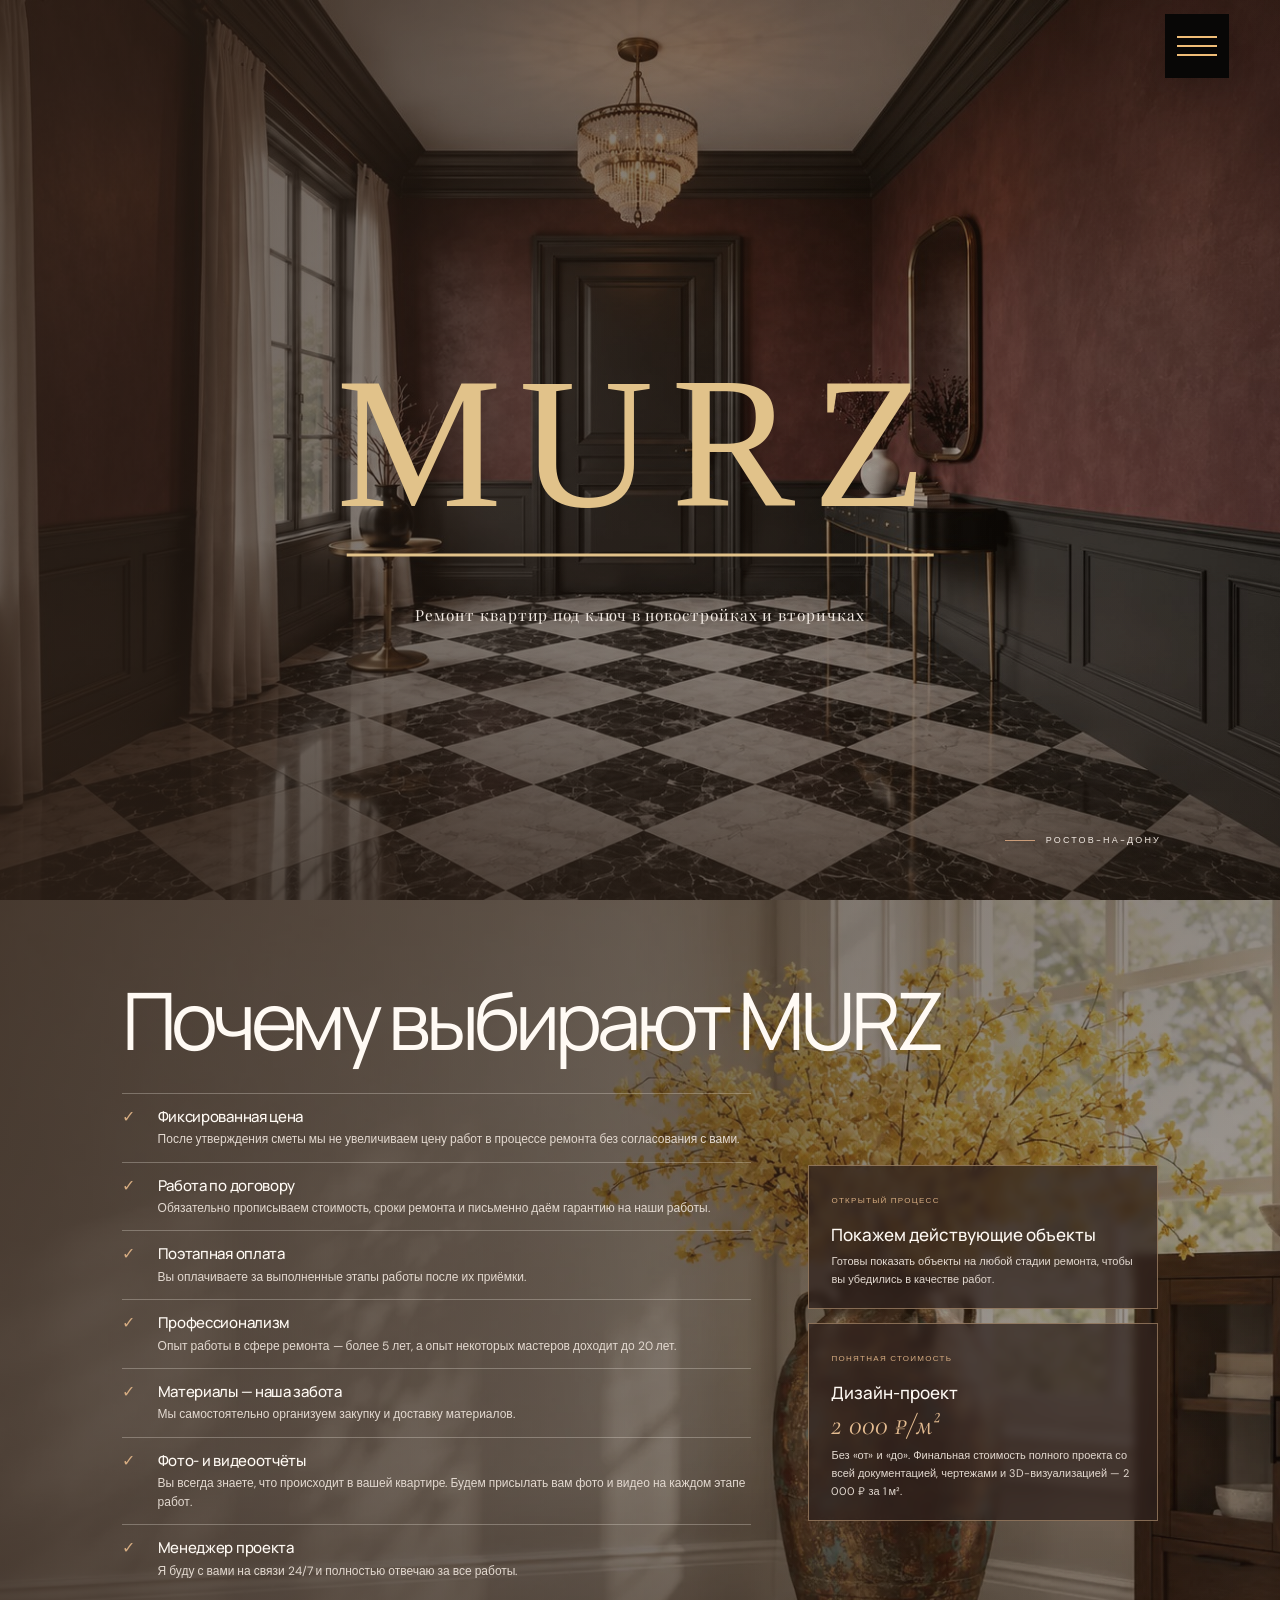
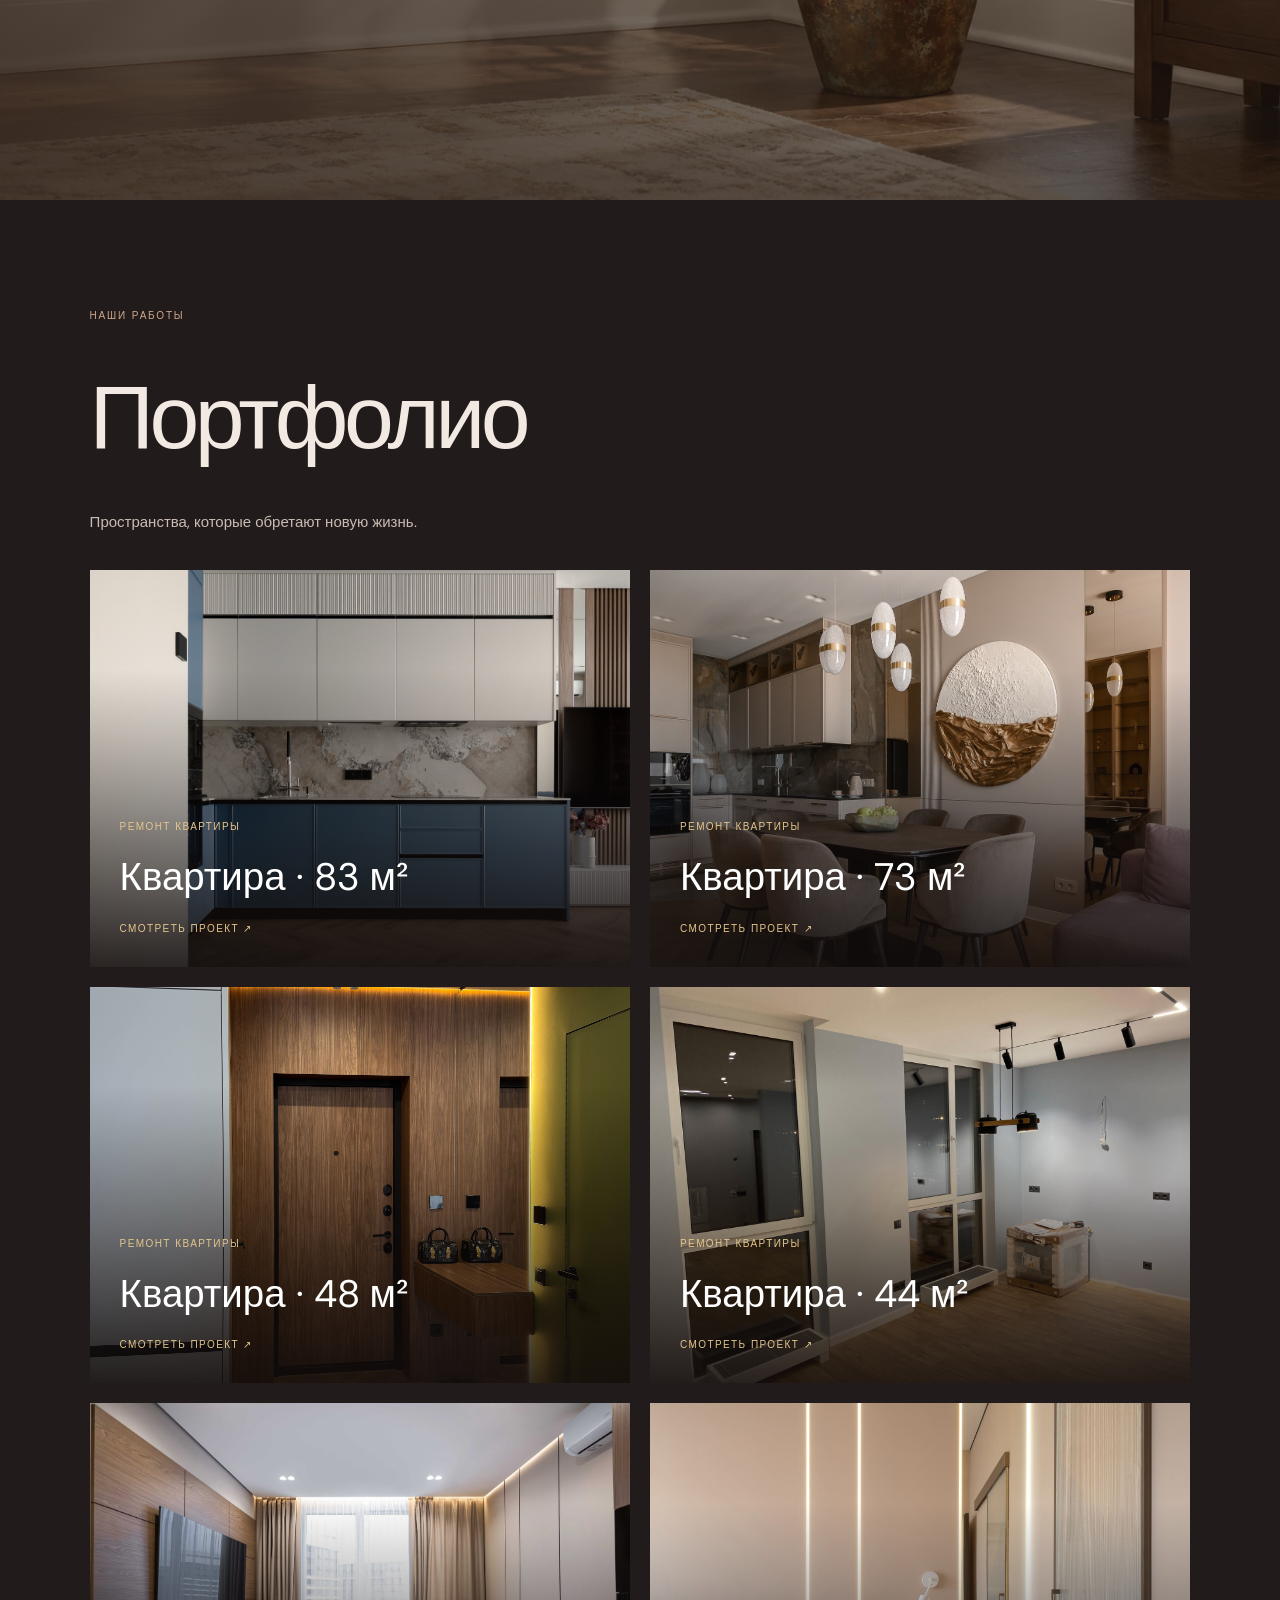
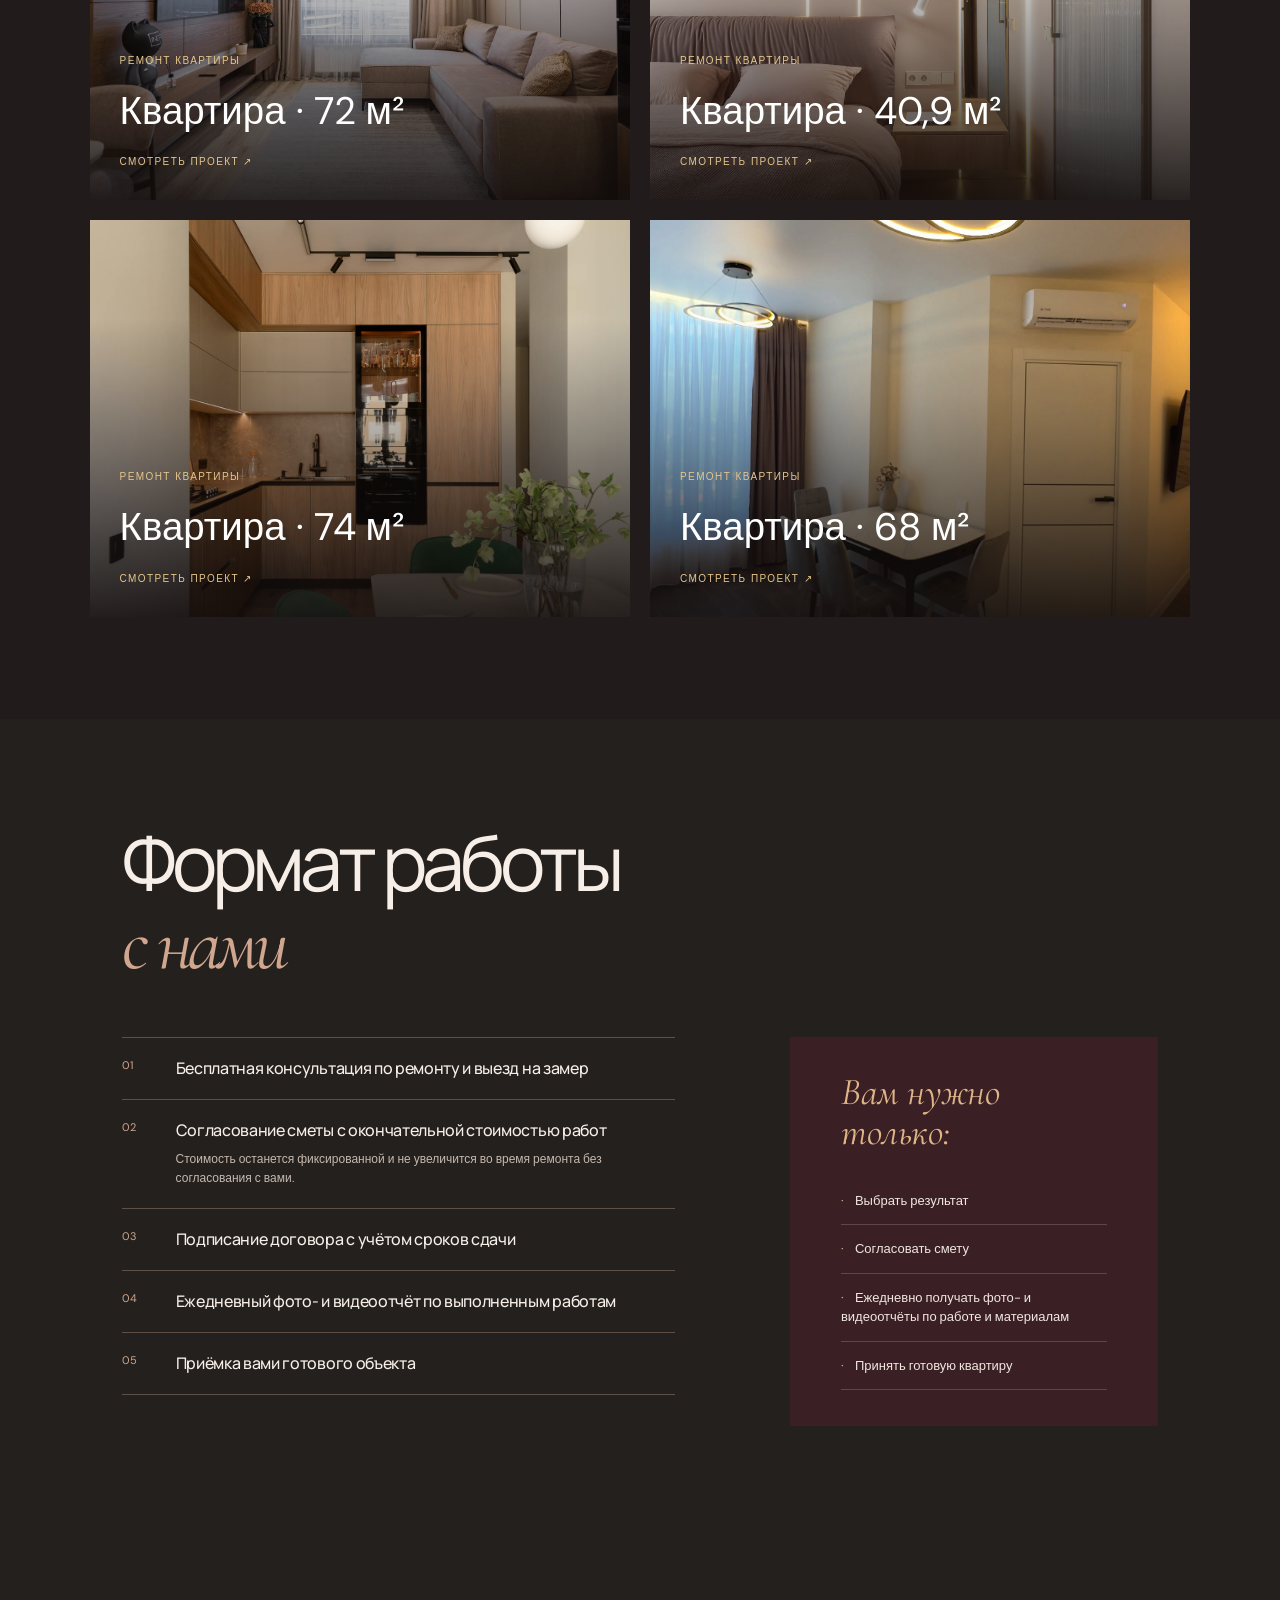
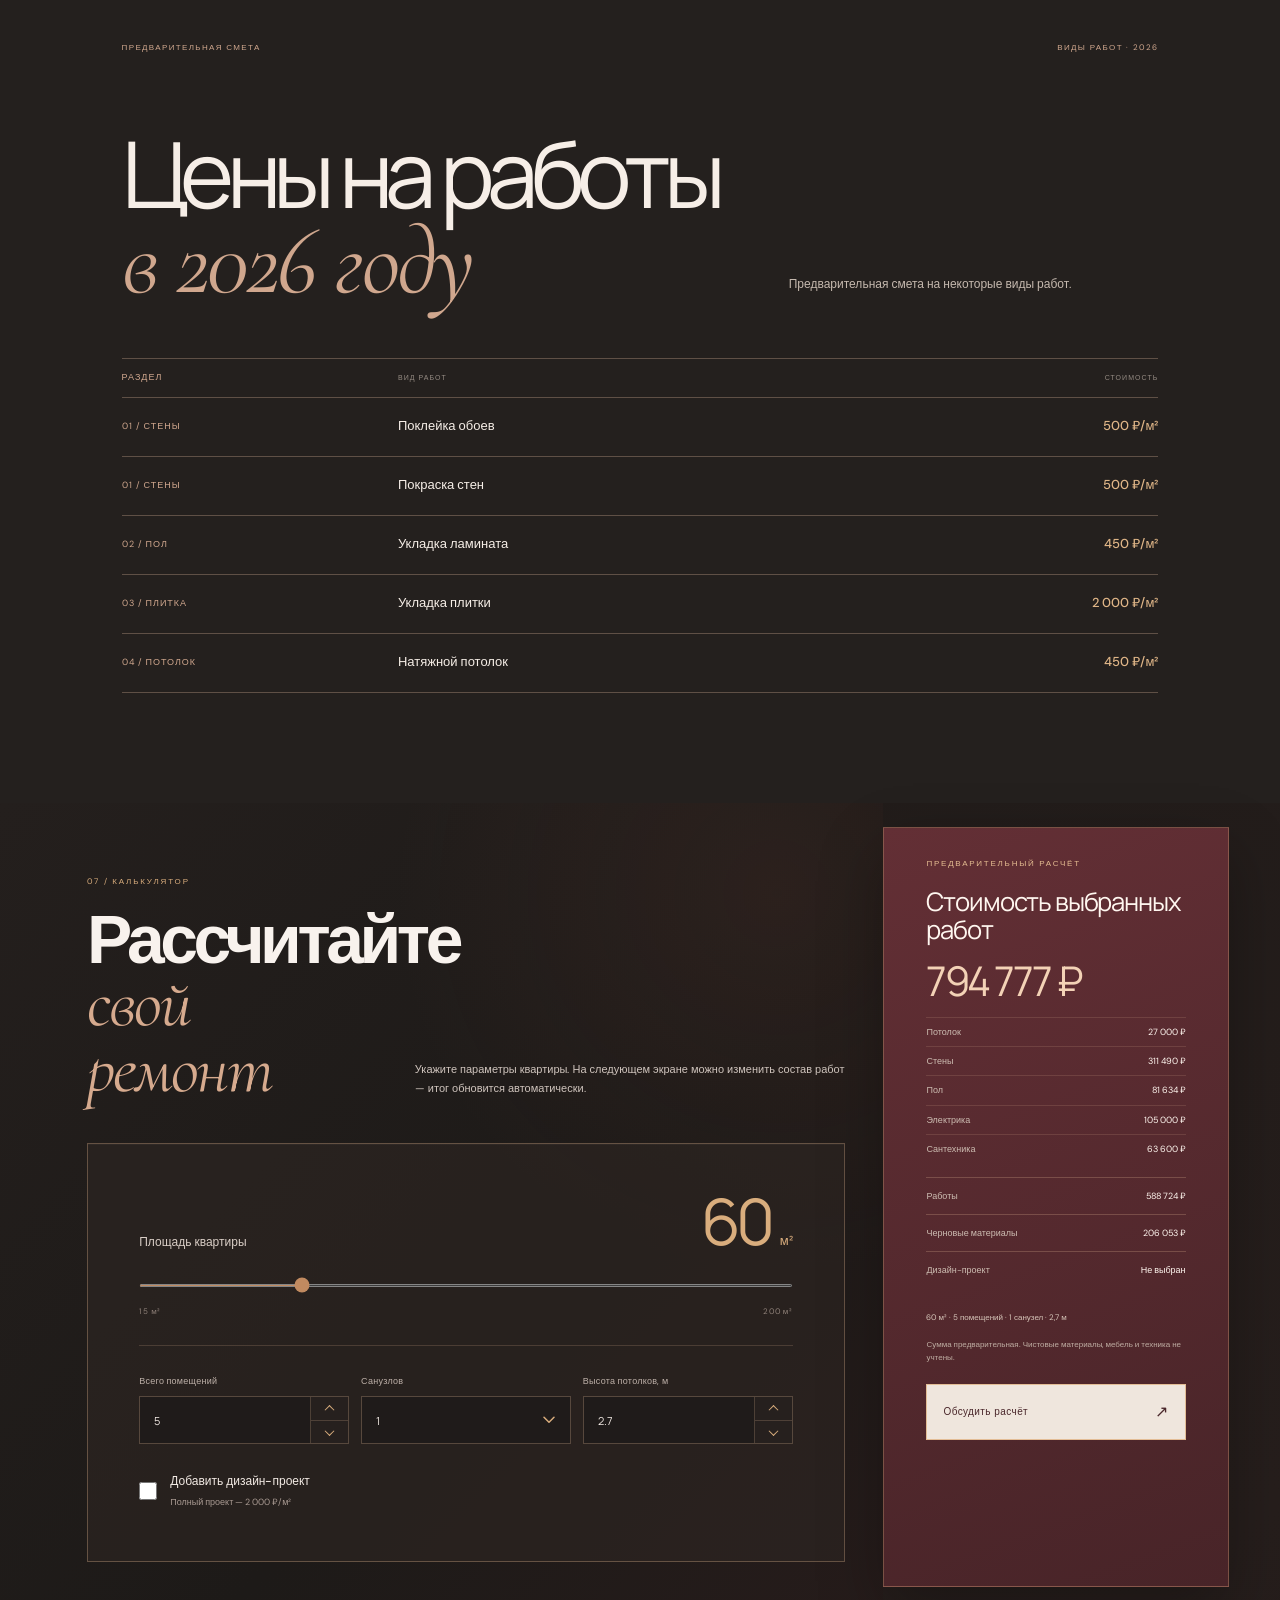
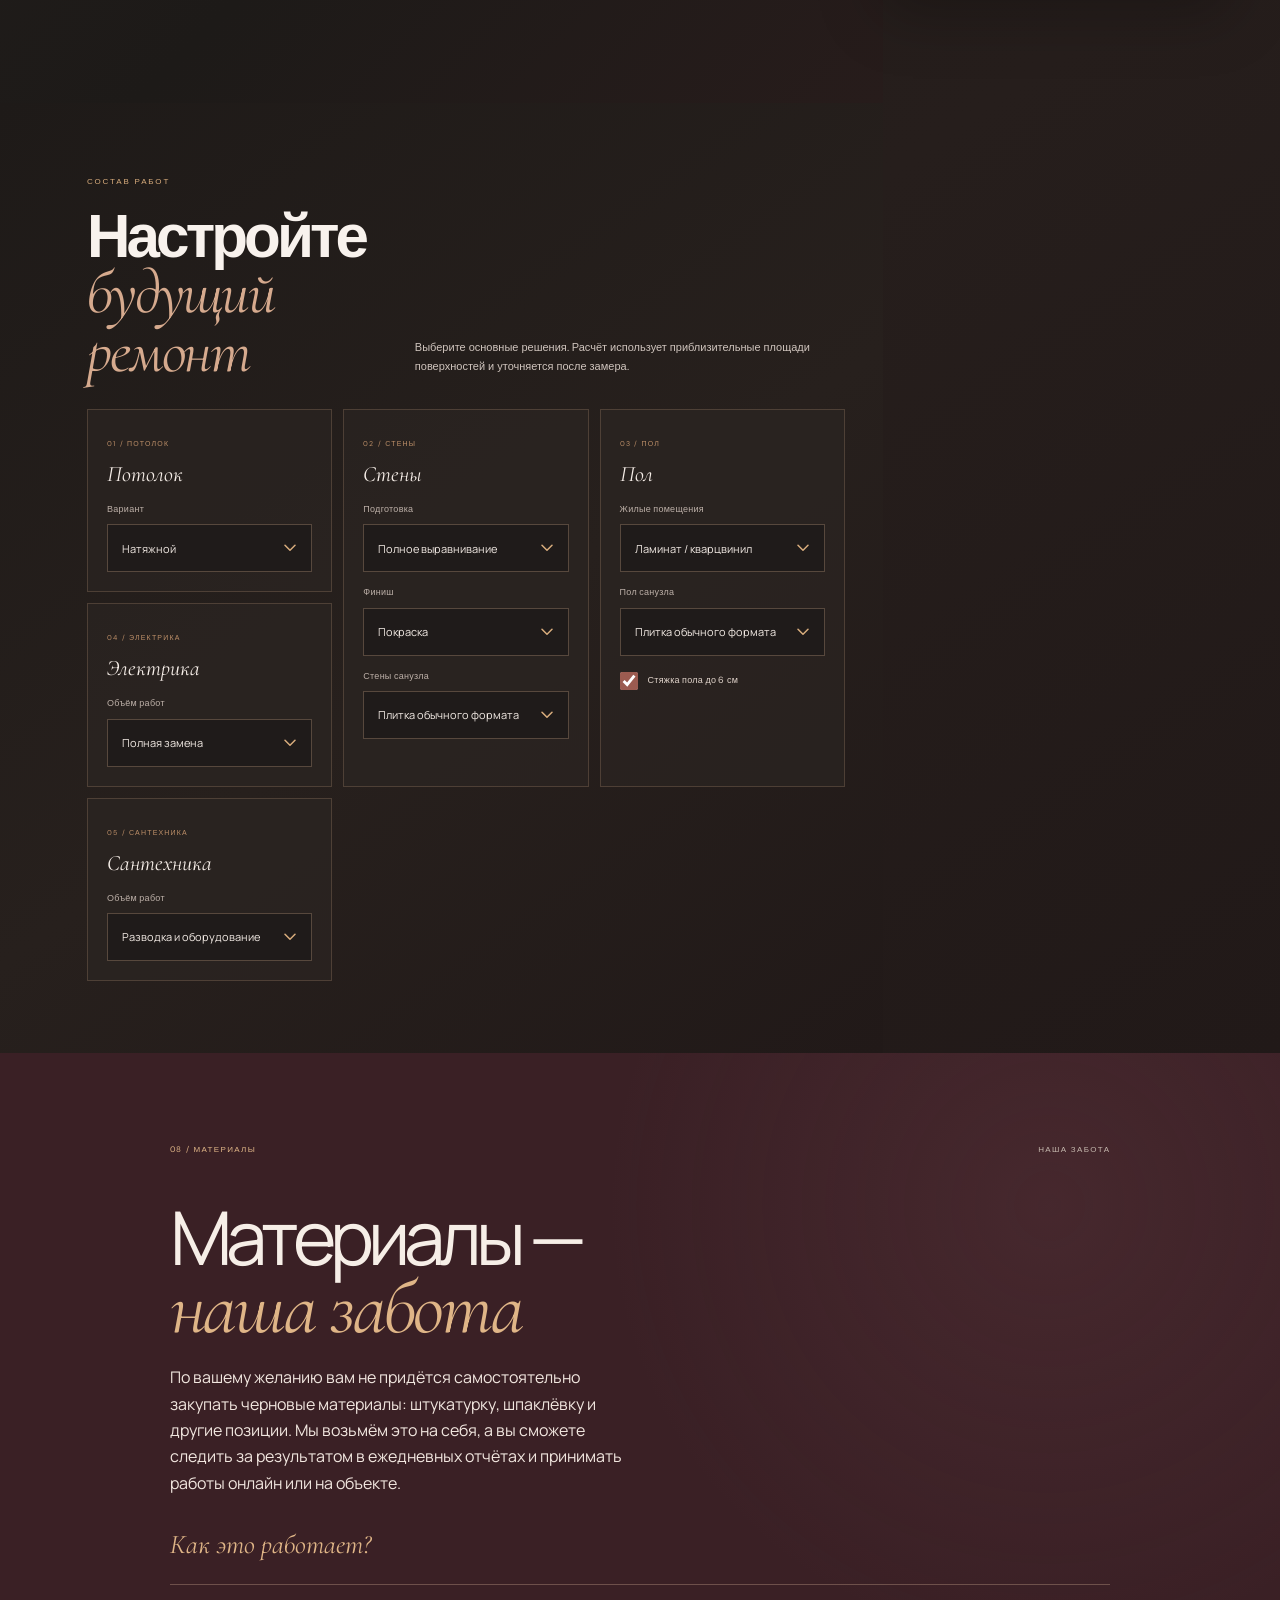
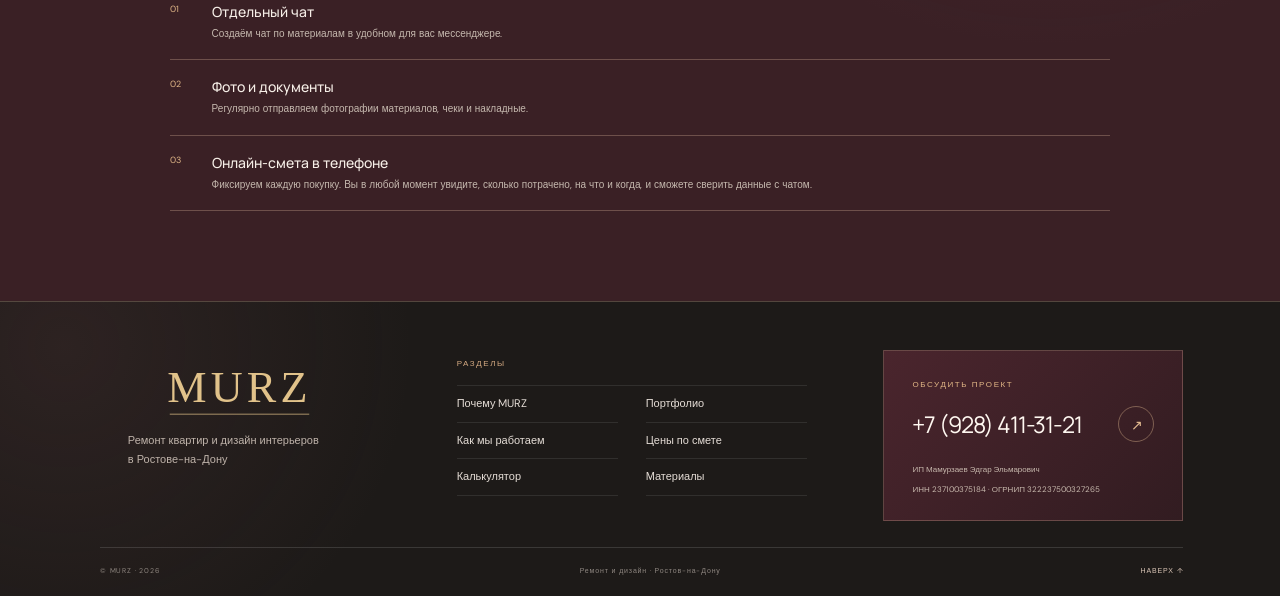
<file: index.html>
<!doctype html>
<html lang="ru">
<head>
  <meta charset="utf-8">
  <meta name="viewport" content="width=device-width, initial-scale=1">
  <meta name="theme-color" content="#201d1c">
  <meta name="description" content="MURZ — ремонт квартир и дизайн интерьеров в Ростове-на-Дону. Прозрачная смета, ремонт под ключ и дизайн-проект по фиксированной цене.">
  <title>MURZ — ремонт и дизайн в Ростове-на-Дону</title>
  <link rel="icon" type="image/svg+xml" href="images/favicon.svg">
  <link rel="stylesheet" href="fonts/fonts.css?v=20261030-1">
  <link rel="stylesheet" href="style.css?v=maison-version-20261117-4">
</head>
<body>
  <header class="masthead">
    <a class="brand" href="#top" aria-label="MURZ, на главную">MURZ<span>·</span></a>
    <span class="masthead-city">РОСТОВ-НА-ДОНУ</span>
    <nav class="desktop-nav" aria-label="Основное меню">
      <a href="#philosophy">Философия</a>
      <a href="#projects">Портфолио</a>
    </nav>
    <a class="masthead-call" href="tel:+79284113121">+7 (928) 411-31-21</a>
    <button class="menu-trigger" type="button" aria-label="Открыть меню" aria-expanded="false" aria-controls="menu-panel"><span></span><span></span><span></span></button>
  </header>

  <nav class="menu-panel" id="menu-panel" aria-label="Полное меню" inert>
    <div class="menu-panel-inner">
      <p class="eyebrow">MURZ / РЕМОНТ И ДИЗАЙН</p>
      <a href="#philosophy"><span>01</span> Почему выбирают MURZ</a>
      <a href="#projects"><span>02</span> Портфолио</a>
      <a href="#process"><span>05</span> Как проходит работа</a>
      <a href="#work-prices"><span>06</span> Цены по смете</a>
      <a href="#estimate"><span>07</span> Калькулятор стоимости</a>
      <a href="#materials"><span>08</span> Материалы — наша забота</a>
      <a class="menu-phone" href="tel:+79284113121">Обсудить проект · +7 (928) 411-31-21 <span>↗</span></a>
    </div>
  </nav>

  <main id="top">
    <section class="cover page-section" id="cover" data-page="00" aria-labelledby="cover-title">
      <div class="cover-image" role="img" aria-label="Интерьер в оттенках бордо, графита и светлого камня"></div>
      <div class="cover-overlay"></div>
      <div class="cover-content">
        <h1 id="cover-title" class="cover-logo"><img src="images/murz-logo.svg?v=20261030-2" alt="MURZ"></h1>
        <p class="cover-tagline">Ремонт квартир под ключ в новостройках и вторичках</p>
      </div>
      <p class="cover-location">РОСТОВ-НА-ДОНУ</p>
    </section>


    <section class="philosophy page-section" id="philosophy" data-page="01">
      <h2>Почему выбирают MURZ</h2>
      <div class="philosophy-content">
        <div class="philosophy-benefits">
          <article><span aria-hidden="true">✓</span><div><h3>Фиксированная цена</h3><p>После утверждения сметы мы не увеличиваем цену работ в процессе ремонта без согласования с вами.</p></div></article>
          <article><span aria-hidden="true">✓</span><div><h3>Работа по договору</h3><p>Обязательно прописываем стоимость, сроки ремонта и письменно даём гарантию на наши работы.</p></div></article>
          <article><span aria-hidden="true">✓</span><div><h3>Поэтапная оплата</h3><p>Вы оплачиваете за выполненные этапы работы после их приёмки.</p></div></article>
          <article><span aria-hidden="true">✓</span><div><h3>Профессионализм</h3><p>Опыт работы в сфере ремонта — более 5 лет, а опыт некоторых мастеров доходит до 20 лет.</p></div></article>
          <article><span aria-hidden="true">✓</span><div><h3>Материалы — наша забота</h3><p>Мы самостоятельно организуем закупку и доставку материалов.</p></div></article>
          <article><span aria-hidden="true">✓</span><div><h3>Фото- и видеоотчёты</h3><p>Вы всегда знаете, что происходит в вашей квартире. Будем присылать вам фото и видео на каждом этапе работ.</p></div></article>
          <article><span aria-hidden="true">✓</span><div><h3>Менеджер проекта</h3><p>Я буду с вами на связи 24/7 и полностью отвечаю за все работы.</p></div></article>
        </div>
        <div class="philosophy-feature-list">
          <article><span>ОТКРЫТЫЙ ПРОЦЕСС</span><h3>Покажем действующие объекты</h3><p>Готовы показать объекты на любой стадии ремонта, чтобы вы убедились в качестве работ.</p></article>
          <article><span>ПОНЯТНАЯ СТОИМОСТЬ</span><h3>Дизайн-проект</h3><strong>2 000 ₽/м²</strong><p>Без «от» и «до». Финальная стоимость полного проекта со всей документацией, чертежами и 3D-визуализацией — 2 000 ₽ за 1 м².</p></article>
        </div>
      </div>
    </section>

    <section class="projects page-section" id="projects" data-project-base="images/project-83/">
      <div class="projects-heading"><span>НАШИ РАБОТЫ</span><h2>Портфолио</h2><p>Пространства, которые обретают новую жизнь.</p></div>
      <div class="project-cards"><button class="project-card" type="button" data-project="83" aria-haspopup="dialog" aria-controls="project-gallery"><img src="images/project-83/IMG_2264.JPG" alt="" loading="lazy"><span class="project-card-caption"><span>РЕМОНТ КВАРТИРЫ</span><strong>Квартира · 83 м²</strong><small>СМОТРЕТЬ ПРОЕКТ ↗</small></span></button>
      <button class="project-card" type="button" data-project="73" aria-haspopup="dialog" aria-controls="project-gallery"><img src="images/project-73/IMG_2297.JPG" alt="" loading="lazy"><span class="project-card-caption"><span>РЕМОНТ КВАРТИРЫ</span><strong>Квартира · 73 м²</strong><small>СМОТРЕТЬ ПРОЕКТ ↗</small></span></button>
      <button class="project-card" type="button" data-project="48" aria-haspopup="dialog" aria-controls="project-gallery"><img src="images/project-48/IMG_2120.JPG" alt="" loading="lazy"><span class="project-card-caption"><span>РЕМОНТ КВАРТИРЫ</span><strong>Квартира · 48 м²</strong><small>СМОТРЕТЬ ПРОЕКТ ↗</small></span></button>
      <button class="project-card" type="button" data-project="44" aria-haspopup="dialog" aria-controls="project-gallery"><img src="images/project-44/IMG_2176.JPG" alt="" loading="lazy"><span class="project-card-caption"><span>РЕМОНТ КВАРТИРЫ</span><strong>Квартира · 44 м²</strong><small>СМОТРЕТЬ ПРОЕКТ ↗</small></span></button>
      <button class="project-card" type="button" data-project="72" aria-haspopup="dialog" aria-controls="project-gallery"><img src="images/project-72/IMG_2120.JPG" alt="" loading="lazy"><span class="project-card-caption"><span>РЕМОНТ КВАРТИРЫ</span><strong>Квартира · 72 м²</strong><small>СМОТРЕТЬ ПРОЕКТ ↗</small></span></button>
      <button class="project-card" type="button" data-project="40.9" aria-haspopup="dialog" aria-controls="project-gallery"><img src="images/project-40.9/IMG_2139.JPG" alt="" loading="lazy"><span class="project-card-caption"><span>РЕМОНТ КВАРТИРЫ</span><strong>Квартира · 40,9 м²</strong><small>СМОТРЕТЬ ПРОЕКТ ↗</small></span></button>
      <button class="project-card" type="button" data-project="74" aria-haspopup="dialog" aria-controls="project-gallery"><img src="images/project-74/IMG_2120.JPG" alt="" loading="lazy"><span class="project-card-caption"><span>РЕМОНТ КВАРТИРЫ</span><strong>Квартира · 74 м²</strong><small>СМОТРЕТЬ ПРОЕКТ ↗</small></span></button>
      <button class="project-card" type="button" data-project="68" aria-haspopup="dialog" aria-controls="project-gallery"><img src="images/project-68/IMG_6801.JPG" alt="" loading="lazy"><span class="project-card-caption"><span>РЕМОНТ КВАРТИРЫ</span><strong>Квартира · 68 м²</strong><small>СМОТРЕТЬ ПРОЕКТ ↗</small></span></button></div>
    </section>
    <dialog class="project-dialog" id="project-gallery" aria-labelledby="project-title"><div class="project-dialog-head"><div><span>ПОРТФОЛИО MURZ</span><h2 id="project-title">Квартира · 83 м²</h2></div><button type="button" class="project-close" aria-label="Закрыть галерею">×</button></div><div class="project-grid"></div></dialog>
    <dialog class="project-lightbox" id="project-lightbox" aria-label="Просмотр фотографии"><button type="button" class="lightbox-close" aria-label="Закрыть просмотр">×</button><button type="button" class="lightbox-prev" aria-label="Предыдущее фото">←</button><img alt=""><button type="button" class="lightbox-next" aria-label="Следующее фото">→</button><span class="lightbox-counter" aria-live="polite"></span></dialog>
    <section class="portfolio page-section" id="portfolio" data-page="02" hidden>
      <div class="portfolio-heading portfolio-title"><h2>Стоимость наших работ</h2><div class="reel-tools"><button type="button" data-reel="one-room" data-step="-1" aria-label="Предыдущее фото квартиры">←</button><button type="button" data-reel="one-room" data-step="1" aria-label="Следующее фото квартиры">→</button></div></div>
      <div class="portfolio-reel one-room-gallery" id="one-room" tabindex="0" aria-label="Фотографии ремонта однокомнатной квартиры">
        <article class="portfolio-card one-room-collage-card"><div class="one-room-collage" role="img" aria-label="Коллаж помещений однокомнатной квартиры после ремонта"><img src="images/one-room-01-kitchen.webp" alt="Кухня после ремонта" width="1600" height="2844" loading="eager" fetchpriority="high" decoding="async"><img src="images/one-room-02-arch.webp" alt="Арочный проём и коридор после ремонта" width="1600" height="2844" loading="lazy" decoding="async"><img src="images/one-room-05-room.webp" alt="Жилая комната после ремонта" width="1600" height="2844" loading="lazy" decoding="async"><img src="images/one-room-06-bedroom.webp" alt="Спальня после ремонта" width="800" height="1422" loading="lazy" decoding="async"></div></article>
        <article class="portfolio-card one-room-collage-card"><div class="one-room-duo" role="img" aria-label="Прихожая и ванная комната после ремонта"><div><img src="images/one-room-03-hall.webp" alt="Прихожая после ремонта" width="1500" height="2000" loading="lazy" decoding="async"></div><div><img src="images/one-room-04-bathroom.webp" alt="Ванная комната после ремонта" width="1600" height="900" loading="lazy" decoding="async"></div></div></article>
      </div>
      <div class="portfolio-caption one-room-caption">
        <div><span>БЮДЖЕТ · 15 000–20 000 ₽/м²</span><h4>Однокомнатная · 28 м²</h4></div>
        <div class="gallery-status" aria-live="polite"><span data-reel-current="one-room">01</span><i></i><span>02</span></div>
        <div class="one-room-price"><small>СТОИМОСТЬ РАБОТ</small><strong>490 000 ₽</strong></div>
      </div>
    </section>

    <section class="portfolio page-section" id="portfolio-one-room-premium" aria-label="Второй вариант однокомнатной квартиры" hidden>
      <div class="portfolio-heading portfolio-title portfolio-controls"><div class="reel-tools"><button type="button" data-reel="one-room-premium" data-step="-1" aria-label="Предыдущее фото второй квартиры">←</button><button type="button" data-reel="one-room-premium" data-step="1" aria-label="Следующее фото второй квартиры">→</button></div></div>
      <div class="portfolio-reel one-room-gallery" id="one-room-premium" tabindex="0" aria-label="Фотографии второго варианта однокомнатной квартиры">
        <article class="portfolio-card"><div class="one-room-collage"><img src="images/gf-4CGW-MGQd-cYcm_aranzacja-kawalerki-17-j.jpg" alt="Обеденная зона" loading="lazy"><img src="images/gf-8KtM-4mXh-QAnU_metamorfoza-kawalerki-zdjecia-po-remoncie-17-j.jpg" alt="Гостиная" loading="lazy"><img src="images/gf-8Pcc-j1H2-i1Qb_sypialnia-w-kawalerce-17-j.jpg" alt="Спальня" loading="lazy"><img src="images/gf-DZQt-jGPC-B99W_kawalerka-przedpokoj-17-j.jpg" alt="Прихожая" loading="lazy"></div></article>
        <article class="portfolio-card"><div class="one-room-collage premium-collage"><img src="images/gf-rVoX-WhiD-4uWN_wyremontowa-lazienka-w-kawalerce-17-j.jpg" alt="Санузел" loading="lazy"><img src="images/gf-mC4i-D9UM-pbRK_lazienka-w-kawalerce-17-j.jpg" alt="Душевая" loading="lazy"><img src="images/gf-N1Dq-HR7r-ZzNR_kawalerka-po-remoncie-17-j.jpg" alt="Общий вид гостиной" loading="lazy"></div></article>
      </div>
      <div class="portfolio-caption one-room-caption"><div><span>БЮДЖЕТ · 20 000–25 000 ₽/м²</span><h4>Однокомнатная · 28 м²</h4></div><div class="gallery-status" aria-live="polite"><span data-reel-current="one-room-premium">01</span><i></i><span>02</span></div><div class="one-room-price"><small>СТОИМОСТЬ РАБОТ</small><strong>650 000 ₽</strong></div></div>
    </section>

    <section class="portfolio page-section" id="portfolio-two-room" data-page="03" hidden>
      <div class="portfolio-heading portfolio-title portfolio-controls"><div class="reel-tools"><button type="button" data-reel="two-room" data-step="-1" aria-label="Предыдущий вариант">←</button><button type="button" data-reel="two-room" data-step="1" aria-label="Следующий вариант">→</button></div></div>
      <div class="portfolio-reel" id="two-room" tabindex="0" aria-label="Варианты стоимости ремонта двухкомнатной квартиры">
        <article class="portfolio-card"><div class="portfolio-photo portfolio-placeholder" role="img" aria-label="Фото 3"><span>Фото 3</span></div><div class="portfolio-caption"><div><span>БЮДЖЕТ · 15 000–20 000 ₽/м²</span><h4>Двухкомнатная · 45 м²</h4></div><strong>800 000 ₽</strong></div></article>
        <article class="portfolio-card"><div class="portfolio-photo portfolio-placeholder" role="img" aria-label="Фото 4"><span>Фото 4</span></div><div class="portfolio-caption"><div><span>БЮДЖЕТ · 20 000–25 000 ₽/м²</span><h4>Двухкомнатная · 45 м²</h4></div><strong>1 000 000 ₽</strong></div></article>
      </div>
    </section>

    <section class="portfolio page-section" id="portfolio-rooms" data-page="04" hidden>
      <div class="portfolio-heading portfolio-title"><h2>Ремонт отдельных комнат</h2><div class="reel-tools"><button type="button" data-reel="separate-rooms" data-step="-1" aria-label="Предыдущее помещение">←</button><button type="button" data-reel="separate-rooms" data-step="1" aria-label="Следующее помещение">→</button></div></div>
      <div class="portfolio-reel" id="separate-rooms" tabindex="0" aria-label="Варианты ремонта отдельных помещений">
        <article class="portfolio-card"><div class="portfolio-photo"><img src="images/room-gallery-01.webp" alt="Современная гостиная с мягким диваном" width="1086" height="1086" loading="lazy" decoding="async"></div></article>
        <article class="portfolio-card"><div class="portfolio-photo"><img src="images/room-gallery-02.webp" alt="Светлая спальня в зелёных оттенках" width="1024" height="1024" loading="lazy" decoding="async"></div></article>
        <article class="portfolio-card"><div class="portfolio-photo"><img src="images/room-gallery-03.webp" alt="Современная кухня с деревянными фасадами" width="1086" height="1086" loading="lazy" decoding="async"></div></article>
        <article class="portfolio-card"><div class="portfolio-photo"><img src="images/room-gallery-04.webp" alt="Спальня с синей кроватью" width="1086" height="1086" loading="lazy" decoding="async"></div></article>
        <article class="portfolio-card"><div class="portfolio-photo"><img src="images/room-gallery-05.webp" alt="Спальня со встроенным шкафом" width="1086" height="1086" loading="lazy" decoding="async"></div></article>
        <article class="portfolio-card"><div class="portfolio-photo"><img src="images/room-gallery-06.webp" alt="Компактная гостиная с диваном" width="1086" height="1448" loading="lazy" decoding="async"></div></article>
        <article class="portfolio-card"><div class="portfolio-photo"><img src="images/room-gallery-07.webp" alt="Современный санузел в коричневых оттенках" width="1086" height="1448" loading="lazy" decoding="async"></div></article>
        <article class="portfolio-card"><div class="portfolio-photo"><img src="images/room-gallery-08.webp" alt="Светлая спальня с окном" width="1086" height="1448" loading="lazy" decoding="async"></div></article>
        <article class="portfolio-card"><div class="portfolio-photo"><img src="images/room-gallery-09.webp" alt="Спальня в спокойных бежевых оттенках" width="1086" height="1449" loading="lazy" decoding="async"></div></article>
        <article class="portfolio-card"><div class="portfolio-photo"><img src="images/room-gallery-10.webp" alt="Ванная комната с душевой зоной" width="1086" height="1448" loading="lazy" decoding="async"></div></article>
        <article class="portfolio-card"><div class="portfolio-photo"><img src="images/room-gallery-11.webp" alt="Ванная комната с душем и полотенцесушителем" width="1086" height="1448" loading="lazy" decoding="async"></div></article>
        <article class="portfolio-card"><div class="portfolio-photo"><img src="images/room-gallery-12.webp" alt="Ванная комната с подсвеченным зеркалом" width="1122" height="1402" loading="lazy" decoding="async"></div></article>
      </div>
    </section>

    <div class="calculator-flow">
      <div class="calculator-panels">
    <section class="compact-calc calc-space page-section" id="estimate" data-page="07" aria-labelledby="calc-space-title">
      <div class="calc-heading">
        <p class="calc-kicker">07 / КАЛЬКУЛЯТОР</p>
        <h2 id="calc-space-title">Рассчитайте<br><em>свой ремонт</em></h2>
        <p>Укажите параметры квартиры. На следующем экране можно изменить состав работ — итог обновится автоматически.</p>
      </div>
      <div class="compact-calc-layout">
        <div class="calc-parameters">
          <div class="calc-area-control">
            <div class="calc-area-head"><label for="calc-area">Площадь квартиры</label><div><output id="calc-area-output" for="calc-area">60</output><span>м²</span></div></div>
            <input id="calc-area" type="range" min="15" max="200" step="1" value="60">
            <div class="calc-range-labels"><span>15 м²</span><span>200 м²</span></div>
          </div>
          <div class="calc-field-grid">
            <div class="calc-field"><label for="calc-rooms">Всего помещений</label><div class="calc-number-control"><input id="calc-rooms" type="number" min="3" max="15" step="1" value="5" inputmode="numeric"><span class="calc-number-buttons"><button class="calc-step-button" type="button" data-step-target="calc-rooms" data-step="up" aria-label="Увеличить количество помещений"></button><button class="calc-step-button" type="button" data-step-target="calc-rooms" data-step="down" aria-label="Уменьшить количество помещений"></button></span></div></div>
            <label><span>Санузлов</span><select id="calc-bathrooms"><option value="0">0</option><option value="1" selected>1</option><option value="2">2</option></select></label>
            <div class="calc-field"><label for="calc-height">Высота потолков, м</label><div class="calc-number-control"><input id="calc-height" type="number" min="2.3" max="3.7" step="0.1" value="2.7" inputmode="decimal"><span class="calc-number-buttons"><button class="calc-step-button" type="button" data-step-target="calc-height" data-step="up" aria-label="Увеличить высоту потолков"></button><button class="calc-step-button" type="button" data-step-target="calc-height" data-step="down" aria-label="Уменьшить высоту потолков"></button></span></div></div>
          </div>
          <label class="calc-design-toggle"><input id="calc-design" type="checkbox"><span><strong>Добавить дизайн-проект</strong><small>Полный проект — 2 000 ₽/м²</small></span></label>
        </div>
      </div>
    </section>

    <section class="compact-calc calc-options page-section" id="estimate-options" data-page="07.2" aria-labelledby="calc-options-title">
      <div class="calc-heading calc-options-heading">
        <p class="calc-kicker">СОСТАВ РАБОТ</p>
        <h2 id="calc-options-title">Настройте<br><em>будущий ремонт</em></h2>
        <p>Выберите основные решения. Расчёт использует приблизительные площади поверхностей и уточняется после замера.</p>
      </div>
      <div class="compact-calc-layout calc-options-layout">
        <div class="calc-option-grid">
          <article class="calc-option-card"><span>01 / ПОТОЛОК</span><h3>Потолок</h3><label>Вариант<select id="calc-ceiling"><option value="stretch" selected>Натяжной</option><option value="painted">Гипсокартон под покраску</option><option value="none">Без работ</option></select></label></article>
          <article class="calc-option-card"><span>02 / СТЕНЫ</span><h3>Стены</h3><label>Подготовка<select id="calc-wall-level"><option value="full" selected>Полное выравнивание</option><option value="local">Локальное выравнивание</option><option value="none">Не требуется</option></select></label><label>Финиш<select id="calc-wall-finish"><option value="paint" selected>Покраска</option><option value="wallpaper">Обои</option><option value="paintable">Обои под покраску</option><option value="none">Без отделки</option></select></label><label>Стены санузла<select id="calc-wall-tile"><option value="standard" selected>Плитка обычного формата</option><option value="large">Крупный формат</option><option value="none">Без плитки</option></select></label></article>
          <article class="calc-option-card"><span>03 / ПОЛ</span><h3>Пол</h3><label>Жилые помещения<select id="calc-floor-finish"><option value="laminate" selected>Ламинат / кварцвинил</option><option value="vinyl">Клеевая плитка ПВХ</option><option value="parquet">Паркетная доска</option><option value="none">Без покрытия</option></select></label><label>Пол санузла<select id="calc-floor-tile"><option value="standard" selected>Плитка обычного формата</option><option value="large">Крупный формат</option><option value="none">Без плитки</option></select></label><label class="calc-card-check"><input id="calc-screed" type="checkbox" checked><span>Стяжка пола до 6 см</span></label></article>
          <article class="calc-option-card"><span>04 / ЭЛЕКТРИКА</span><h3>Электрика</h3><label>Объём работ<select id="calc-electric"><option value="partial">Частичные изменения</option><option value="expanded">Расширение сети</option><option value="new" selected>Полная замена</option><option value="none">Без работ</option></select></label></article>
          <article class="calc-option-card"><span>05 / САНТЕХНИКА</span><h3>Сантехника</h3><label>Объём работ<select id="calc-plumbing"><option value="both" selected>Разводка и оборудование</option><option value="pipes">Только разводка</option><option value="equipment">Только оборудование</option><option value="none">Без работ</option></select></label></article>
        </div>
        <aside class="calc-result-card calc-result-detailed calc-mobile-summary" id="calc-mobile-summary" aria-live="polite">
          <span class="calc-result-eyebrow">ПРЕДВАРИТЕЛЬНЫЙ РАСЧЁТ</span>
          <h3>Стоимость выбранных работ</h3>
          <strong class="calc-result-total" data-calc-total>—</strong>
          <dl class="calc-breakdown" data-calc-breakdown></dl>
          <dl class="calc-result-rows">
            <div><dt>Работы</dt><dd data-calc-work>—</dd></div>
            <div><dt>Черновые материалы</dt><dd data-calc-materials>—</dd></div>
            <div><dt>Дизайн-проект</dt><dd data-calc-design-price>—</dd></div>
          </dl>
          <p data-calc-summary>60 м² · 5 помещений · 1 санузел</p>
          <p class="calc-disclaimer">Сумма предварительная. Чистовые материалы, мебель и техника не учтены.</p>
          <a class="calc-discuss-link" href="tel:+79284113121">Обсудить расчёт <span aria-hidden="true">↗</span></a>
        </aside>
      </div>
    </section>
      </div>

      <aside class="calc-result-card calc-result-detailed calc-desktop-summary" aria-live="polite">
        <span class="calc-result-eyebrow">ПРЕДВАРИТЕЛЬНЫЙ РАСЧЁТ</span>
        <h3>Стоимость выбранных работ</h3>
        <strong class="calc-result-total" data-calc-total>—</strong>
        <dl class="calc-breakdown" data-calc-breakdown></dl>
        <dl class="calc-result-rows">
          <div><dt>Работы</dt><dd data-calc-work>—</dd></div>
          <div><dt>Черновые материалы</dt><dd data-calc-materials>—</dd></div>
          <div><dt>Дизайн-проект</dt><dd data-calc-design-price>—</dd></div>
        </dl>
        <p data-calc-summary>60 м² · 5 помещений · 1 санузел</p>
        <p class="calc-disclaimer">Сумма предварительная. Чистовые материалы, мебель и техника не учтены.</p>
        <a class="calc-discuss-link" href="tel:+79284113121">Обсудить расчёт <span aria-hidden="true">↗</span></a>
      </aside>

      <button class="calc-mobile-bar" type="button" aria-controls="calc-mobile-summary" aria-hidden="true">
        <span>Предварительная стоимость</span>
        <strong data-calc-total>—</strong>
        <span class="calc-mobile-bar-arrow" aria-hidden="true">↑</span>
      </button>
    </div>

    <section class="process page-section" id="process" data-page="05">
      <div class="process-heading"><h2>Формат работы<br><em>с нами</em></h2></div>
      <div class="process-layout">
        <ol class="process-list">
          <li><span>01</span><div><h3>Бесплатная консультация по ремонту и выезд на замер</h3></div></li>
          <li><span>02</span><div><h3>Согласование сметы с окончательной стоимостью работ</h3><p>Стоимость останется фиксированной и не увеличится во время ремонта без согласования с вами.</p></div></li>
          <li><span>03</span><div><h3>Подписание договора с учётом сроков сдачи</h3></div></li>
          <li><span>04</span><div><h3>Ежедневный фото- и видеоотчёт по выполненным работам</h3></div></li>
          <li><span>05</span><div><h3>Приёмка вами готового объекта</h3></div></li>
        </ol>
        <aside class="client-side"><h3>Вам нужно только:</h3><ul><li>Выбрать результат</li><li>Согласовать смету</li><li>Ежедневно получать фото- и видеоотчёты по работе и материалам</li><li>Принять готовую квартиру</li></ul></aside>
      </div>
    </section>

    <section class="work-prices page-section" id="work-prices" data-page="06">
      <div class="section-meta"><span>ПРЕДВАРИТЕЛЬНАЯ СМЕТА</span><span>ВИДЫ РАБОТ · 2026</span></div>
      <div class="section-title-row"><h2>Цены на работы<br><em>в 2026 году</em></h2><p>Предварительная смета на некоторые виды работ.</p></div>
      <div class="rate-table">
        <div class="rate-row rate-head"><span>РАЗДЕЛ</span><span>ВИД РАБОТ</span><span>СТОИМОСТЬ</span></div>
        <div class="rate-row"><span>01 / СТЕНЫ</span><span>Поклейка обоев</span><strong>500 ₽/м²</strong></div>
        <div class="rate-row"><span>01 / СТЕНЫ</span><span>Покраска стен</span><strong>500 ₽/м²</strong></div>
        <div class="rate-row"><span>02 / ПОЛ</span><span>Укладка ламината</span><strong>450 ₽/м²</strong></div>
        <div class="rate-row"><span>03 / ПЛИТКА</span><span>Укладка плитки</span><strong>2 000 ₽/м²</strong></div>
        <div class="rate-row"><span>04 / ПОТОЛОК</span><span>Натяжной потолок</span><strong>450 ₽/м²</strong></div>
      </div>
    </section>

    <section class="materials page-section" id="materials" data-page="08">
      <div class="materials-content">
        <div class="section-meta section-meta-dark"><span>08 / МАТЕРИАЛЫ</span><span>НАША ЗАБОТА</span></div>
        <h2>Материалы —<br><em>наша забота</em></h2>
        <p class="lead">По вашему желанию вам не придётся самостоятельно закупать черновые материалы: штукатурку, шпаклёвку и другие позиции. Мы возьмём это на себя, а вы сможете следить за результатом в ежедневных отчётах и принимать работы онлайн или на объекте.</p>
        <h3 class="materials-how-title">Как это работает?</h3>
        <div class="material-steps">
          <article><span>01</span><div><h3>Отдельный чат</h3><p>Создаём чат по материалам в удобном для вас мессенджере.</p></div></article>
          <article><span>02</span><div><h3>Фото и документы</h3><p>Регулярно отправляем фотографии материалов, чеки и накладные.</p></div></article>
          <article><span>03</span><div><h3>Онлайн-смета в телефоне</h3><p>Фиксируем каждую покупку. Вы в любой момент увидите, сколько потрачено, на что и когда, и сможете сверить данные с чатом.</p></div></article>
        </div>
      </div>
    </section>

  </main>

  <footer class="footer">
    <div class="footer-brand-block">
      <a class="footer-logo" href="#top" aria-label="MURZ, вернуться в начало"><img src="images/murz-logo-footer.svg?v=20261030-2" alt="MURZ"></a>
      <p>Ремонт квартир и дизайн интерьеров<br>в Ростове-на-Дону</p>
    </div>
    <nav class="footer-nav" aria-label="Навигация в подвале">
      <span class="footer-heading">РАЗДЕЛЫ</span>
      <div class="footer-links">
        <a href="#philosophy">Почему MURZ</a>
        <a href="#projects">Портфолио</a>
        <a href="#process">Как мы работаем</a>
        <a href="#work-prices">Цены по смете</a>
        <a href="#estimate">Калькулятор</a>
        <a href="#materials">Материалы</a>
      </div>
    </nav>
    <div class="footer-contact">
      <span class="footer-heading">ОБСУДИТЬ ПРОЕКТ</span>
      <a class="footer-phone" href="tel:+79284113121">+7 (928) 411-31-21</a>
      <span>ИП Мамурзаев Эдгар Эльмарович</span>
      <span>ИНН 237100375184 · ОГРНИП 322237500327265</span>
    </div>
    <div class="footer-bottom"><span>© MURZ · 2026</span><span>Ремонт и дизайн · Ростов-на-Дону</span><a href="#top">НАВЕРХ ↑</a></div>
  </footer>
  <script src="site.js?v=maison-version-20261117-9" defer></script>
</body>
</html>
</file>
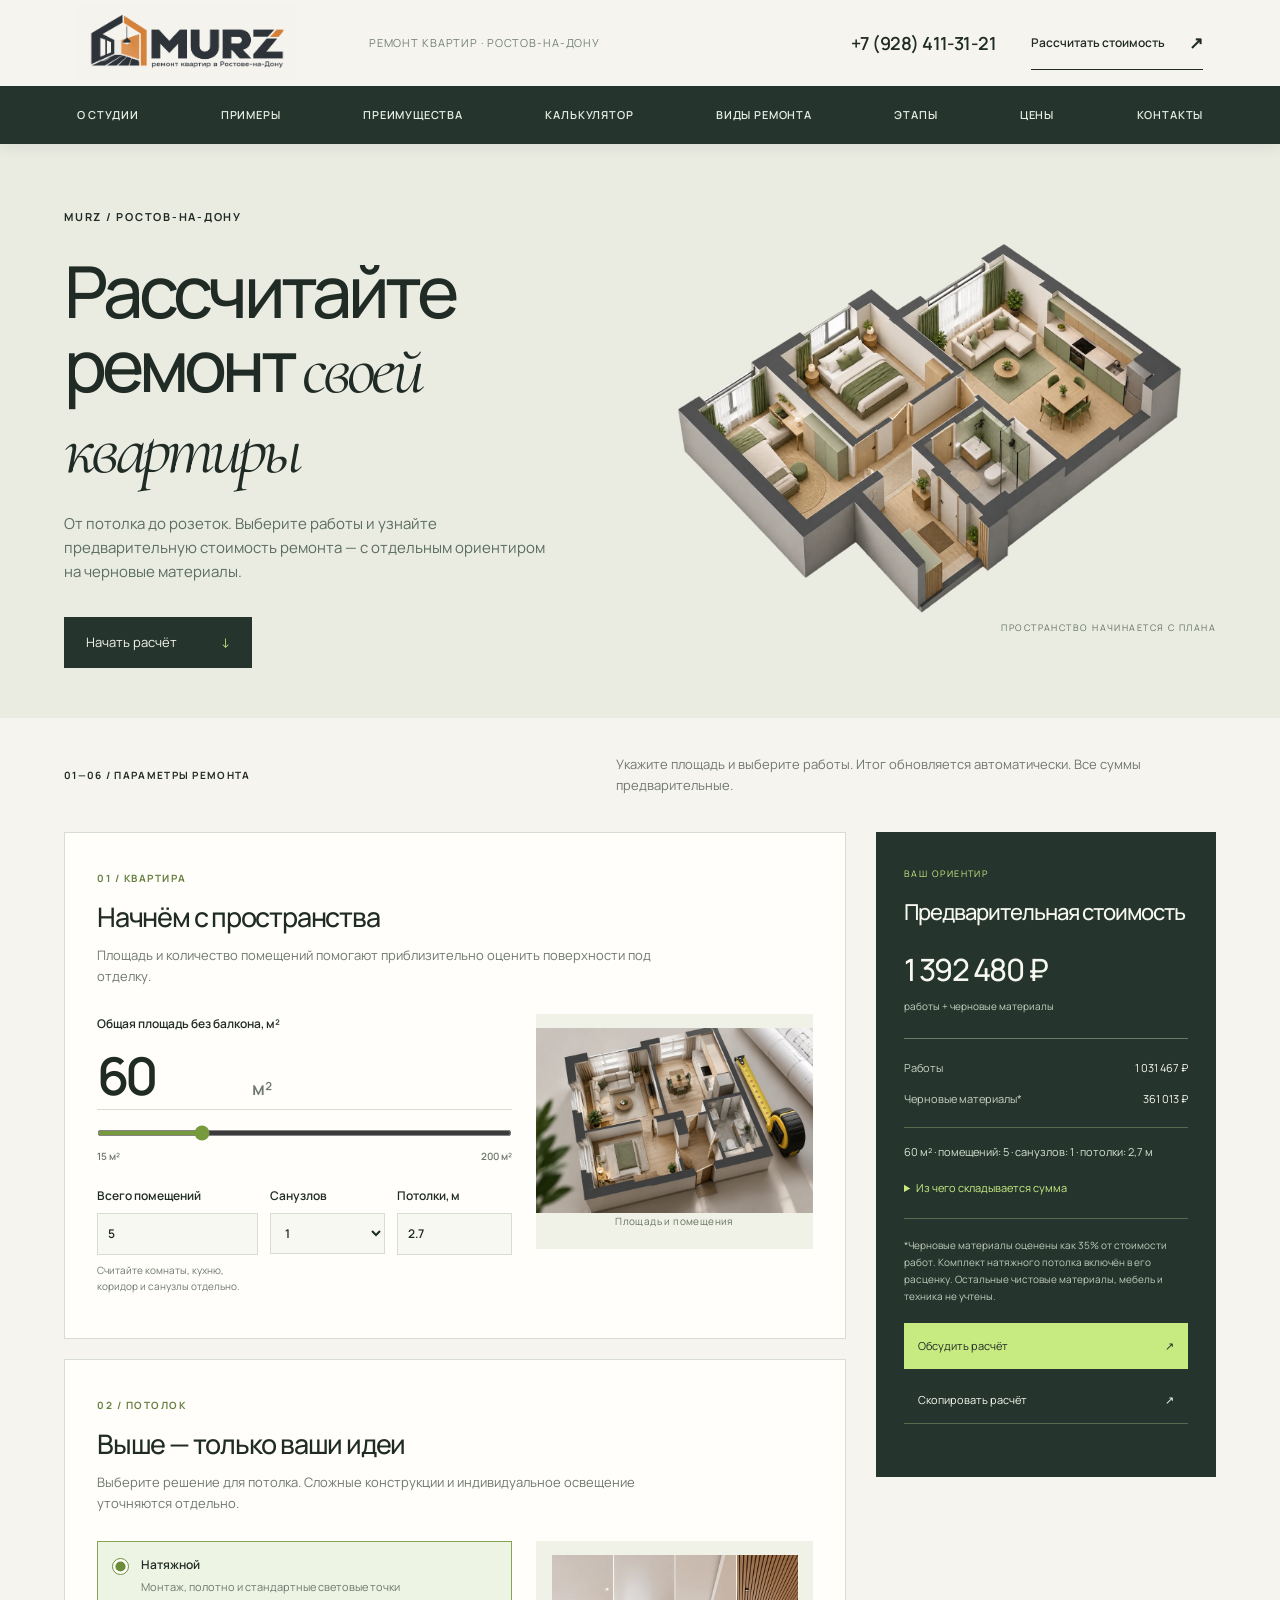
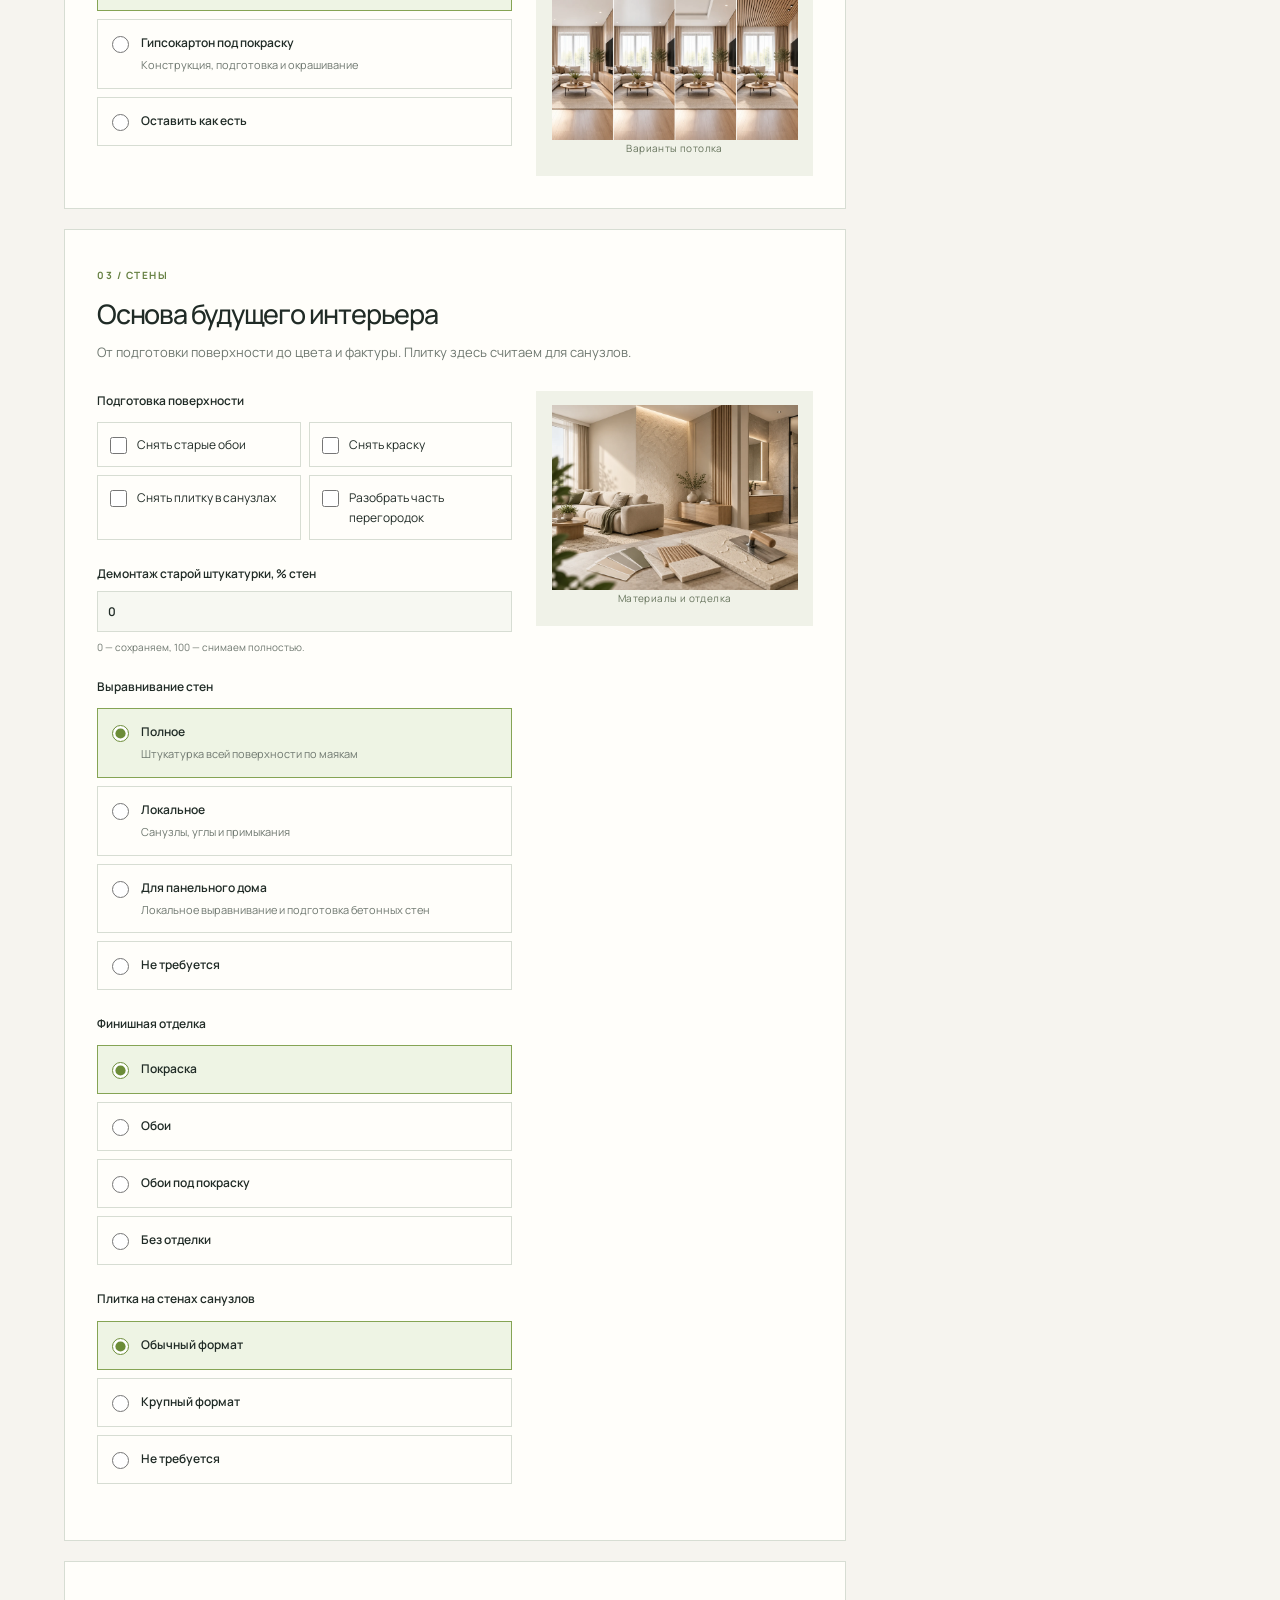
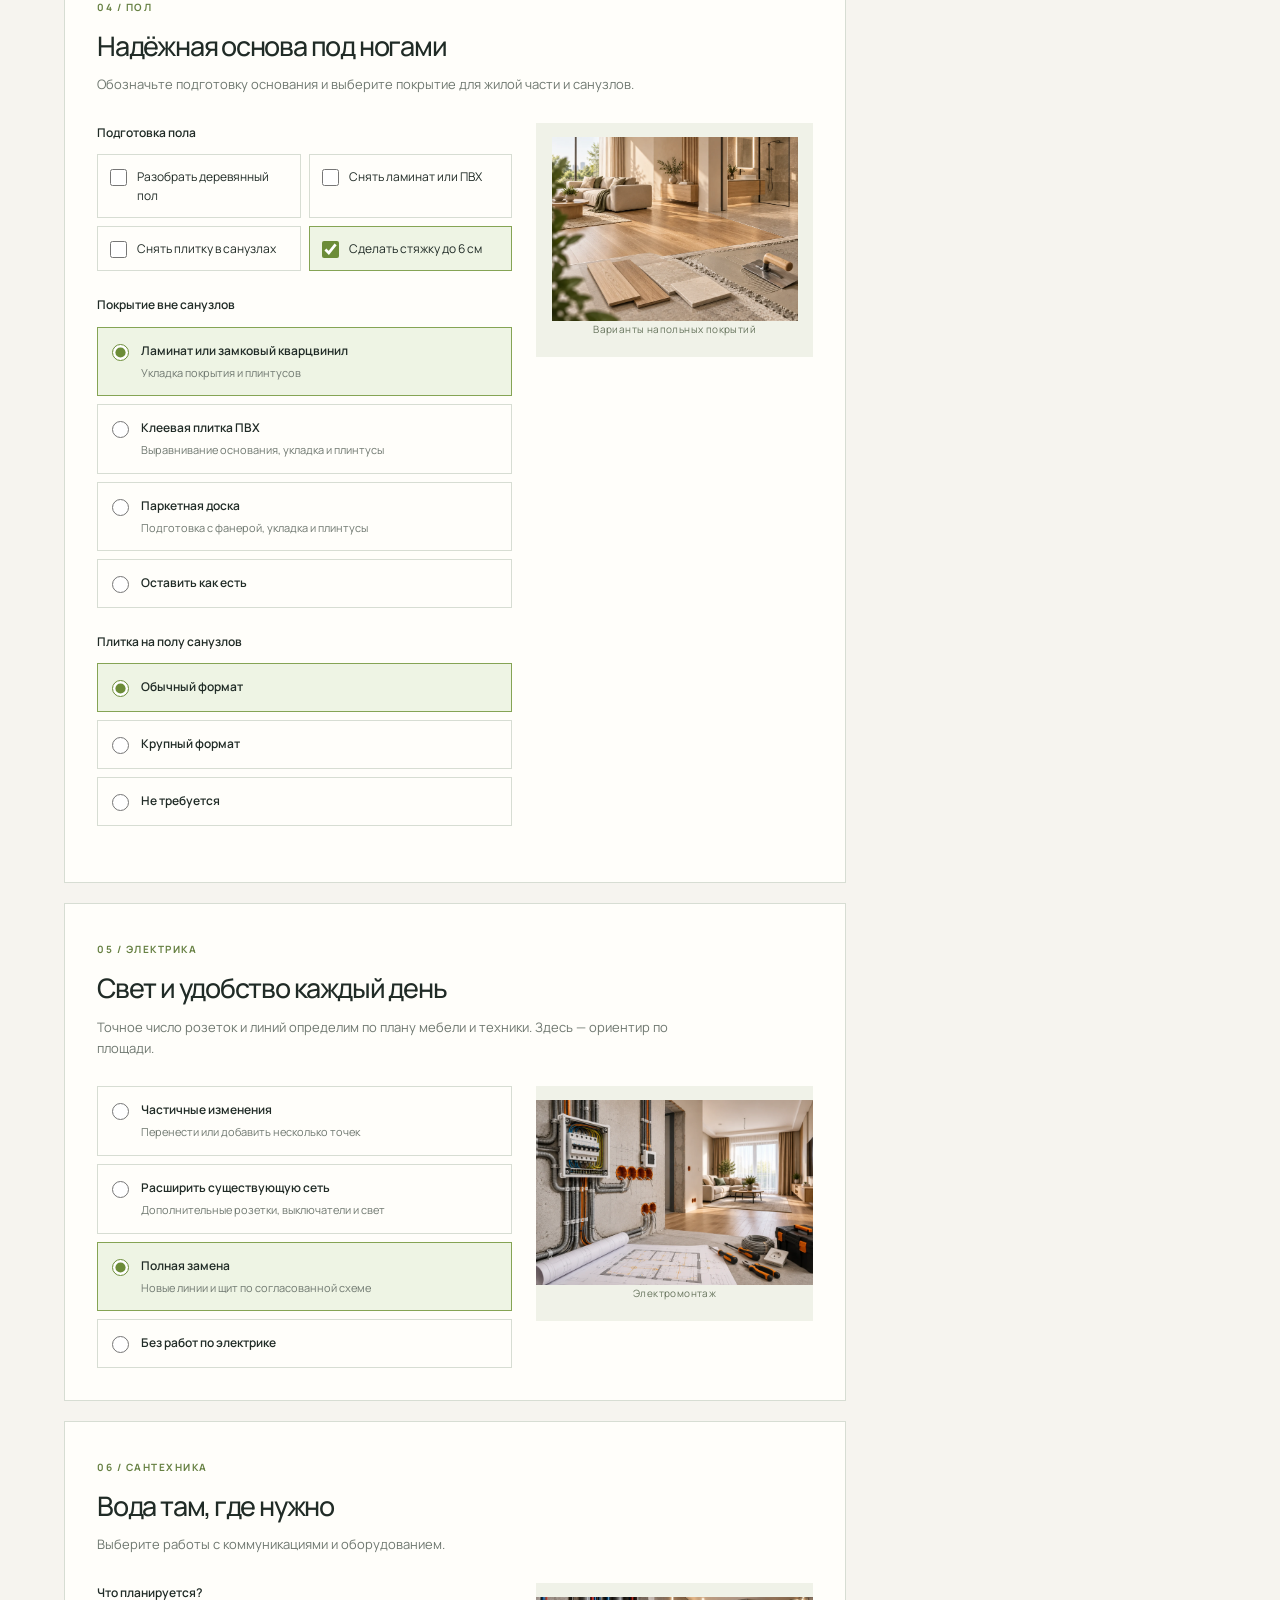
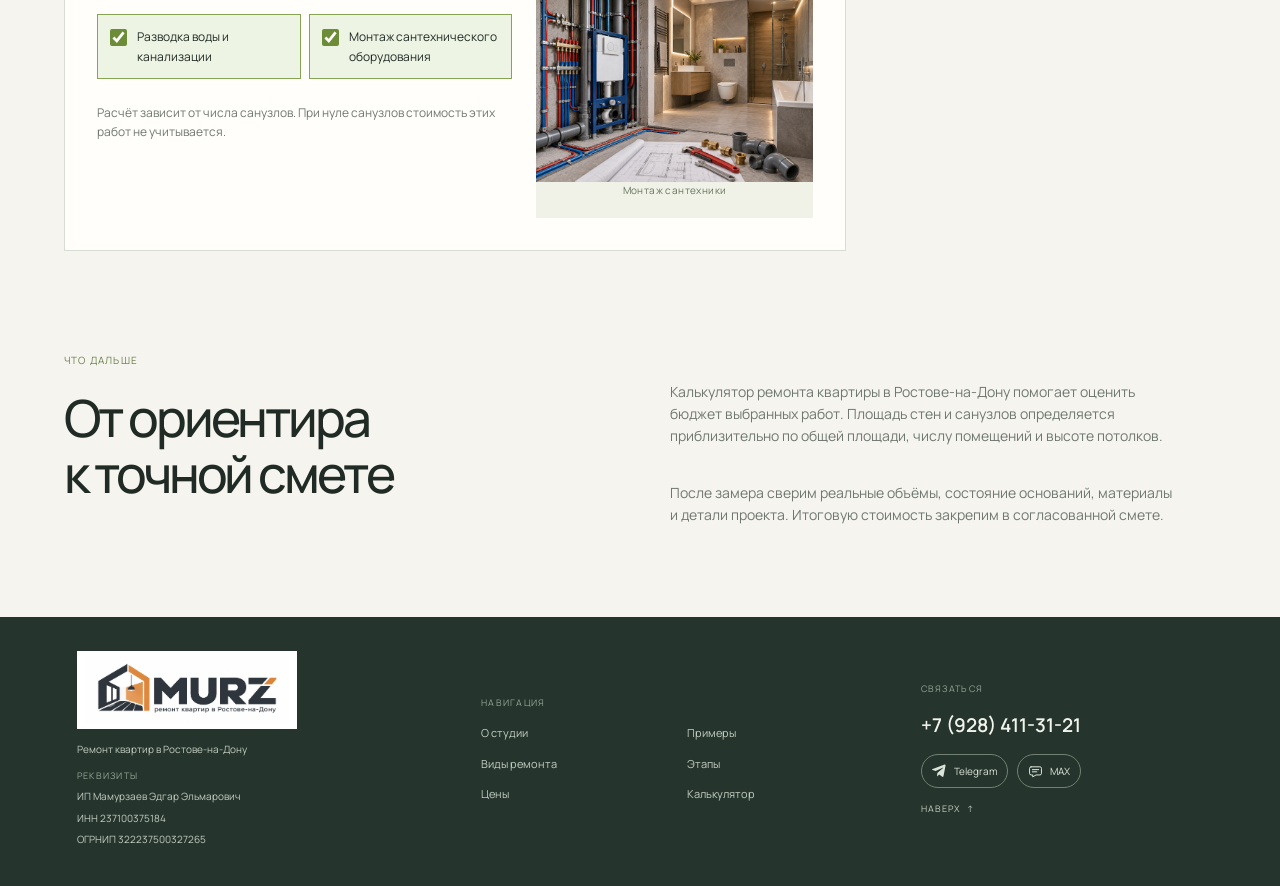
<file: calculator/index.html>
<!doctype html>
<html lang="ru">
<head>
  <meta charset="utf-8"><meta name="viewport" content="width=device-width, initial-scale=1"><meta name="theme-color" content="#f6f4ef">
  <title>Калькулятор ремонта квартир в Ростове-на-Дону — MURZ</title>
  <meta name="description" content="Рассчитайте стоимость ремонта квартиры в Ростове-на-Дону: потолки, стены, пол, электрика и сантехника. Калькулятор MURZ с разбивкой работ и черновых материалов.">
  <meta property="og:title" content="Калькулятор ремонта квартиры — MURZ"><meta property="og:description" content="Шесть шагов от параметров квартиры к предварительной стоимости ремонта."><meta property="og:type" content="website">
  <link rel="stylesheet" href="../fonts/fonts.css">
  <link rel="stylesheet" href="../styles.css"><link rel="stylesheet" href="calculator.css?v=footer-consent-20261012">
  <script src="rates.js?v=20261012-no-reserve" defer></script><script src="calculator.js?v=20261012-no-reserve" defer></script>
</head>
<body class="calc-page">
  <header class="site-header" id="top">
    <div class="header-main">
      <a class="brand brand-logo-link" href="../index.html#top" aria-label="MURZ — на главную"><img class="brand-logo" src="../images/murz-logo.webp" alt="Логотип MURZ — ремонт квартир в Ростове-на-Дону" width="2172" height="724"></a>
      <span class="header-place">Ремонт квартир · Ростов-на-Дону</span>
      <div class="header-contacts"><a class="header-phone" href="tel:+79284113121">+7 (928) 411-31-21</a><a class="header-cta" href="#calculator-form">Рассчитать стоимость <span aria-hidden="true">↗</span></a></div>
      <button class="menu-toggle" aria-label="Открыть меню" aria-controls="primary-navigation" aria-expanded="false"><span></span><span></span></button>
    </div>
    <div class="nav-wrap"><nav class="desktop-nav" id="primary-navigation" aria-label="Основная навигация">
      <a href="../index.html#about">О студии</a><a href="../index.html#gallery">Примеры</a><a href="../index.html#advantages">Преимущества</a><a href="#calculator-form" aria-current="page">Калькулятор</a><a href="../index.html#services">Виды ремонта</a><a href="../index.html#stages">Этапы</a><a href="../index.html#prices">Цены</a><a href="../index.html#booking">Контакты</a>
    </nav></div>
  </header>
  <main>
    <section class="calc-hero"><div class="calc-container calc-hero-grid"><div class="calc-hero-copy"><p class="calc-eyebrow">MURZ / РОСТОВ-НА-ДОНУ</p><h1>Рассчитайте ремонт <em>своей квартиры</em></h1><p>От потолка до розеток. Выберите работы и узнайте предварительную стоимость ремонта — с отдельным ориентиром на черновые материалы.</p><a href="#calculator-form">Начать расчёт <span aria-hidden="true">↓</span></a></div><div class="calc-hero-image"><img src="../images/calc-apartment.webp" alt="Изометрическая иллюстрация квартиры с комнатами, кухней и санузлом" width="1536" height="1024" fetchpriority="high"><span>ПРОСТРАНСТВО НАЧИНАЕТСЯ С ПЛАНА</span></div></div></section>
    <div class="calc-container calc-intro-line"><span>01—06 / ПАРАМЕТРЫ РЕМОНТА</span><p>Укажите площадь и выберите работы. Итог обновляется автоматически. Все суммы предварительные.</p></div>
    <div class="calc-container calc-layout" id="calculator-form"><form id="murz-calc-form" novalidate>
      <section class="calc-section" aria-labelledby="apartment-title"><div class="calc-section-heading"><span>01 / КВАРТИРА</span><h2 id="apartment-title">Начнём с пространства</h2><p>Площадь и количество помещений помогают приблизительно оценить поверхности под отделку.</p></div><div class="calc-section-layout"><div class="calc-controls"><div class="calc-field"><label for="calc-area">Общая площадь без балкона, м²</label><div class="area-control"><input id="calc-area" name="area" type="number" min="15" max="200" step="0.1" value="60" inputmode="decimal" aria-describedby="form-error" required><span>м²</span></div><input id="calc-area-range" type="range" min="15" max="200" step="0.1" value="60" aria-label="Площадь квартиры — ползунок"><div class="range-labels"><span>15 м²</span><span>200 м²</span></div></div>
<div class="select-grid"><label class="calc-field">Всего помещений<input name="rooms" type="number" min="3" max="15" step="1" value="5" required aria-describedby="rooms-help form-error"><small id="rooms-help">Считайте комнаты, кухню, коридор и санузлы отдельно.</small></label><label class="calc-field">Санузлов<select name="bathrooms"><option value="0">0</option><option value="1" selected>1</option><option value="2">2</option></select></label><label class="calc-field">Потолки, м<input name="height" type="number" min="2.3" max="3.7" step="0.01" value="2.7" inputmode="decimal" required aria-describedby="form-error"></label></div><p id="form-error" class="field-error" role="status"></p></div><figure class="calc-figure"><img src="../images/calc-area.webp" alt="Измерительный план квартиры для определения площади и помещений" width="1536" height="1024" loading="lazy"><figcaption>Площадь и помещения</figcaption></figure></div></section>
      <section class="calc-section" aria-labelledby="ceiling-title"><div class="calc-section-heading"><span>02 / ПОТОЛОК</span><h2 id="ceiling-title">Выше — только ваши идеи</h2><p>Выберите решение для потолка. Сложные конструкции и индивидуальное освещение уточняются отдельно.</p></div><div class="calc-section-layout"><div class="calc-controls"><div class="option-stack"><label class="option"><input type="radio" name="ceiling" value="stretch" checked><span><strong>Натяжной</strong><small>Монтаж, полотно и стандартные световые точки</small></span></label><label class="option"><input type="radio" name="ceiling" value="painted"><span><strong>Гипсокартон под покраску</strong><small>Конструкция, подготовка и окрашивание</small></span></label><label class="option"><input type="radio" name="ceiling" value="none"><span><strong>Оставить как есть</strong></span></label></div></div><figure class="calc-figure"><img src="../images/calc-ceiling.webp" alt="Четыре варианта потолка в современной гостиной" width="1448" height="1086" loading="lazy"><figcaption>Варианты потолка</figcaption></figure></div></section>
      <section class="calc-section" aria-labelledby="walls-title"><div class="calc-section-heading"><span>03 / СТЕНЫ</span><h2 id="walls-title">Основа будущего интерьера</h2><p>От подготовки поверхности до цвета и фактуры. Плитку здесь считаем для санузлов.</p></div><div class="calc-section-layout"><div class="calc-controls"><fieldset class="calc-group"><legend>Подготовка поверхности</legend><div class="tick-grid"><label class="tick"><input type="checkbox" name="wallDemo" value="wallpaper"><span>Снять старые обои</span></label><label class="tick"><input type="checkbox" name="wallDemo" value="paint"><span>Снять краску</span></label><label class="tick"><input type="checkbox" name="wallDemo" value="tile"><span>Снять плитку в санузлах</span></label><label class="tick"><input type="checkbox" name="wallDemo" value="partitions"><span>Разобрать часть перегородок</span></label></div></fieldset><label class="calc-field">Демонтаж старой штукатурки, % стен<input name="plaster" type="number" min="0" max="100" step="1" value="0" required aria-describedby="form-error"><small>0 — сохраняем, 100 — снимаем полностью.</small></label><fieldset class="calc-group"><legend>Выравнивание стен</legend><div class="option-stack"><label class="option"><input type="radio" name="wallLevel" value="full" checked><span><strong>Полное</strong><small>Штукатурка всей поверхности по маякам</small></span></label><label class="option"><input type="radio" name="wallLevel" value="local"><span><strong>Локальное</strong><small>Санузлы, углы и примыкания</small></span></label><label class="option"><input type="radio" name="wallLevel" value="panel"><span><strong>Для панельного дома</strong><small>Локальное выравнивание и подготовка бетонных стен</small></span></label><label class="option"><input type="radio" name="wallLevel" value="none"><span><strong>Не требуется</strong></span></label></div></fieldset><fieldset class="calc-group"><legend>Финишная отделка</legend><div class="option-stack"><label class="option"><input type="radio" name="wallFinish" value="paint" checked><span><strong>Покраска</strong></span></label><label class="option"><input type="radio" name="wallFinish" value="wallpaper"><span><strong>Обои</strong></span></label><label class="option"><input type="radio" name="wallFinish" value="paintable"><span><strong>Обои под покраску</strong></span></label><label class="option"><input type="radio" name="wallFinish" value="none"><span><strong>Без отделки</strong></span></label></div></fieldset><fieldset class="calc-group"><legend>Плитка на стенах санузлов</legend><div class="option-stack"><label class="option"><input type="radio" name="wallTile" value="standard" checked><span><strong>Обычный формат</strong></span></label><label class="option"><input type="radio" name="wallTile" value="large"><span><strong>Крупный формат</strong></span></label><label class="option"><input type="radio" name="wallTile" value="none"><span><strong>Не требуется</strong></span></label></div></fieldset></div><figure class="calc-figure"><img src="../images/calc-walls.webp" alt="Палитра отделочных материалов для стен и интерьера квартиры" width="1448" height="1086" loading="lazy"><figcaption>Материалы и отделка</figcaption></figure></div></section>
      <section class="calc-section" aria-labelledby="floor-title"><div class="calc-section-heading"><span>04 / ПОЛ</span><h2 id="floor-title">Надёжная основа под ногами</h2><p>Обозначьте подготовку основания и выберите покрытие для жилой части и санузлов.</p></div><div class="calc-section-layout"><div class="calc-controls"><fieldset class="calc-group"><legend>Подготовка пола</legend><div class="tick-grid"><label class="tick"><input type="checkbox" name="floorPrep" value="wood"><span>Разобрать деревянный пол</span></label><label class="tick"><input type="checkbox" name="floorPrep" value="laminate"><span>Снять ламинат или ПВХ</span></label><label class="tick"><input type="checkbox" name="floorPrep" value="tile"><span>Снять плитку в санузлах</span></label><label class="tick"><input type="checkbox" name="floorPrep" value="screed" checked><span>Сделать стяжку до 6 см</span></label></div></fieldset><fieldset class="calc-group"><legend>Покрытие вне санузлов</legend><div class="option-stack"><label class="option"><input type="radio" name="floorFinish" value="laminate" checked><span><strong>Ламинат или замковый кварцвинил</strong><small>Укладка покрытия и плинтусов</small></span></label><label class="option"><input type="radio" name="floorFinish" value="vinyl"><span><strong>Клеевая плитка ПВХ</strong><small>Выравнивание основания, укладка и плинтусы</small></span></label><label class="option"><input type="radio" name="floorFinish" value="parquet"><span><strong>Паркетная доска</strong><small>Подготовка с фанерой, укладка и плинтусы</small></span></label><label class="option"><input type="radio" name="floorFinish" value="none"><span><strong>Оставить как есть</strong></span></label></div></fieldset><fieldset class="calc-group"><legend>Плитка на полу санузлов</legend><div class="option-stack"><label class="option"><input type="radio" name="floorTile" value="standard" checked><span><strong>Обычный формат</strong></span></label><label class="option"><input type="radio" name="floorTile" value="large"><span><strong>Крупный формат</strong></span></label><label class="option"><input type="radio" name="floorTile" value="none"><span><strong>Не требуется</strong></span></label></div></fieldset></div><figure class="calc-figure"><img src="../images/calc-floor.webp" alt="Гостиная с образцами напольных покрытий и плитки" width="1448" height="1086" loading="lazy"><figcaption>Варианты напольных покрытий</figcaption></figure></div></section>
      <section class="calc-section" aria-labelledby="electric-title"><div class="calc-section-heading"><span>05 / ЭЛЕКТРИКА</span><h2 id="electric-title">Свет и удобство каждый день</h2><p>Точное число розеток и линий определим по плану мебели и техники. Здесь — ориентир по площади.</p></div><div class="calc-section-layout"><div class="calc-controls"><div class="option-stack"><label class="option"><input type="radio" name="electric" value="partial"><span><strong>Частичные изменения</strong><small>Перенести или добавить несколько точек</small></span></label><label class="option"><input type="radio" name="electric" value="expanded"><span><strong>Расширить существующую сеть</strong><small>Дополнительные розетки, выключатели и свет</small></span></label><label class="option"><input type="radio" name="electric" value="new" checked><span><strong>Полная замена</strong><small>Новые линии и щит по согласованной схеме</small></span></label><label class="option"><input type="radio" name="electric" value="none"><span><strong>Без работ по электрике</strong></span></label></div></div><figure class="calc-figure"><img src="../images/calc-electric.webp" alt="Электромонтаж: распределительный щит, кабельные линии и точки подключения" width="1536" height="1024" loading="lazy"><figcaption>Электромонтаж</figcaption></figure></div></section>
      <section class="calc-section" aria-labelledby="plumbing-title"><div class="calc-section-heading"><span>06 / САНТЕХНИКА</span><h2 id="plumbing-title">Вода там, где нужно</h2><p>Выберите работы с коммуникациями и оборудованием.</p></div><div class="calc-section-layout"><div class="calc-controls"><fieldset class="calc-group"><legend>Что планируется?</legend><div class="tick-grid"><label class="tick"><input type="checkbox" name="plumbing" value="pipes" checked><span>Разводка воды и канализации</span></label><label class="tick"><input type="checkbox" name="plumbing" value="equipment" checked><span>Монтаж сантехнического оборудования</span></label></div></fieldset><p class="section-help">Расчёт зависит от числа санузлов. При нуле санузлов стоимость этих работ не учитывается.</p></div><figure class="calc-figure"><img src="../images/calc-plumbing.webp" alt="Монтаж водопровода и сантехники в современной ванной комнате" width="1536" height="1024" loading="lazy"><figcaption>Монтаж сантехники</figcaption></figure></div></section>
    </form>
    <aside class="calc-summary" id="calculation-result" aria-labelledby="summary-title"><span class="summary-eyebrow">ВАШ ОРИЕНТИР</span><h2 id="summary-title">Предварительная стоимость</h2><div class="summary-total" aria-live="polite" aria-atomic="true"><strong id="summary-total">—</strong><span>работы + черновые материалы</span></div><dl class="summary-rows"><div><dt>Работы</dt><dd id="summary-work">—</dd></div><div><dt>Черновые материалы*</dt><dd id="summary-materials">—</dd></div></dl><p id="summary-selection" class="summary-selection"></p><details class="summary-details"><summary>Из чего складывается сумма</summary><dl id="summary-breakdown" class="summary-rows"></dl></details><p class="summary-note">*Черновые материалы оценены как 35% от стоимости работ. Комплект натяжного потолка включён в его расценку. Остальные чистовые материалы, мебель и техника не учтены.</p><a class="summary-phone" href="tel:+79284113121">Обсудить расчёт <span aria-hidden="true">↗</span></a><button type="button" id="copy-calculation" class="summary-copy">Скопировать расчёт <span aria-hidden="true">↗</span></button><span id="copy-status" class="copy-status" role="status"></span><div class="manual-copy" id="manual-copy" hidden><label for="calculation-text">Выделите и скопируйте текст</label><textarea id="calculation-text" readonly rows="8"></textarea></div></aside></div>
    <section class="calc-container calc-outro"><div><span>ЧТО ДАЛЬШЕ</span><h2>От ориентира<br>к точной смете</h2></div><div><p>Калькулятор ремонта квартиры в Ростове-на-Дону помогает оценить бюджет выбранных работ. Площадь стен и санузлов определяется приблизительно по общей площади, числу помещений и высоте потолков.</p><p>После замера сверим реальные объёмы, состояние оснований, материалы и детали проекта. Итоговую стоимость закрепим в согласованной смете.</p></div></section>
  </main><a class="mobile-result" href="#calculation-result"><span>Ваш расчёт <span aria-hidden="true">↗</span></span><strong id="mobile-total">—</strong></a>
  <footer class="calc-footer"><div class="calc-footer-brand"><a class="brand brand-logo-link footer-logo-link" href="../index.html#top" aria-label="MURZ — на главную"><img class="brand-logo" src="../images/murz-logo.webp" alt="Логотип MURZ — ремонт квартир в Ростове-на-Дону" width="2172" height="724"></a><p>Ремонт квартир в Ростове-на-Дону</p><div class="calc-footer-requisites"><span class="footer-label">Реквизиты</span><span>ИП Мамурзаев Эдгар Эльмарович</span><span>ИНН 237100375184</span><span>ОГРНИП 322237500327265</span></div></div><div class="calc-footer-navigation"><span class="footer-label">Навигация</span><nav aria-label="Навигация в подвале"><a href="../index.html#about">О студии</a><a href="../index.html#gallery">Примеры</a><a href="../index.html#services">Виды ремонта</a><a href="../index.html#stages">Этапы</a><a href="../index.html#prices">Цены</a><a href="#calculator-form">Калькулятор</a></nav></div><div class="calc-footer-end"><span class="footer-label">Связаться</span><a class="footer-phone" href="tel:+79284113121">+7 (928) 411-31-21</a><div class="footer-messengers" aria-label="Мессенджеры"><span class="footer-messenger" role="img" aria-label="Telegram — ссылка будет добавлена"><svg viewBox="0 0 24 24" aria-hidden="true"><path d="m21.5 3.5-3.2 16.1c-.2 1.1-.9 1.4-1.8.9l-5-3.7-2.4 2.3c-.3.3-.5.5-1 .5l.4-5.1 9.2-8.3c.4-.4-.1-.6-.6-.3L5.8 11.2.9 9.7c-1.1-.3-1.1-1.1.2-1.6L20.2.7c.9-.3 1.7.2 1.3 2.8Z"/></svg><span>Telegram</span></span><span class="footer-messenger" role="img" aria-label="MAX — ссылка будет добавлена"><svg viewBox="0 0 24 24" aria-hidden="true"><path d="M5 4.5h14A2.5 2.5 0 0 1 21.5 7v8a2.5 2.5 0 0 1-2.5 2.5h-6l-5.5 3v-3H5A2.5 2.5 0 0 1 2.5 15V7A2.5 2.5 0 0 1 5 4.5Z"/><path d="M7 9h10M7 12.5h7"/></svg><span>MAX</span></span></div><a class="footer-top" href="#top">НАВЕРХ <span aria-hidden="true">↑</span></a></div></footer>
  <noscript><p class="calc-container">Для расчёта включите JavaScript или позвоните нам: +7 (928) 411-31-21.</p></noscript>
  <script src="../script.js?v=footer-consent-20261012" defer></script>
  <script src="../cookie-consent.js?v=consent-gate-20261012" defer></script>
</body></html>
</file>
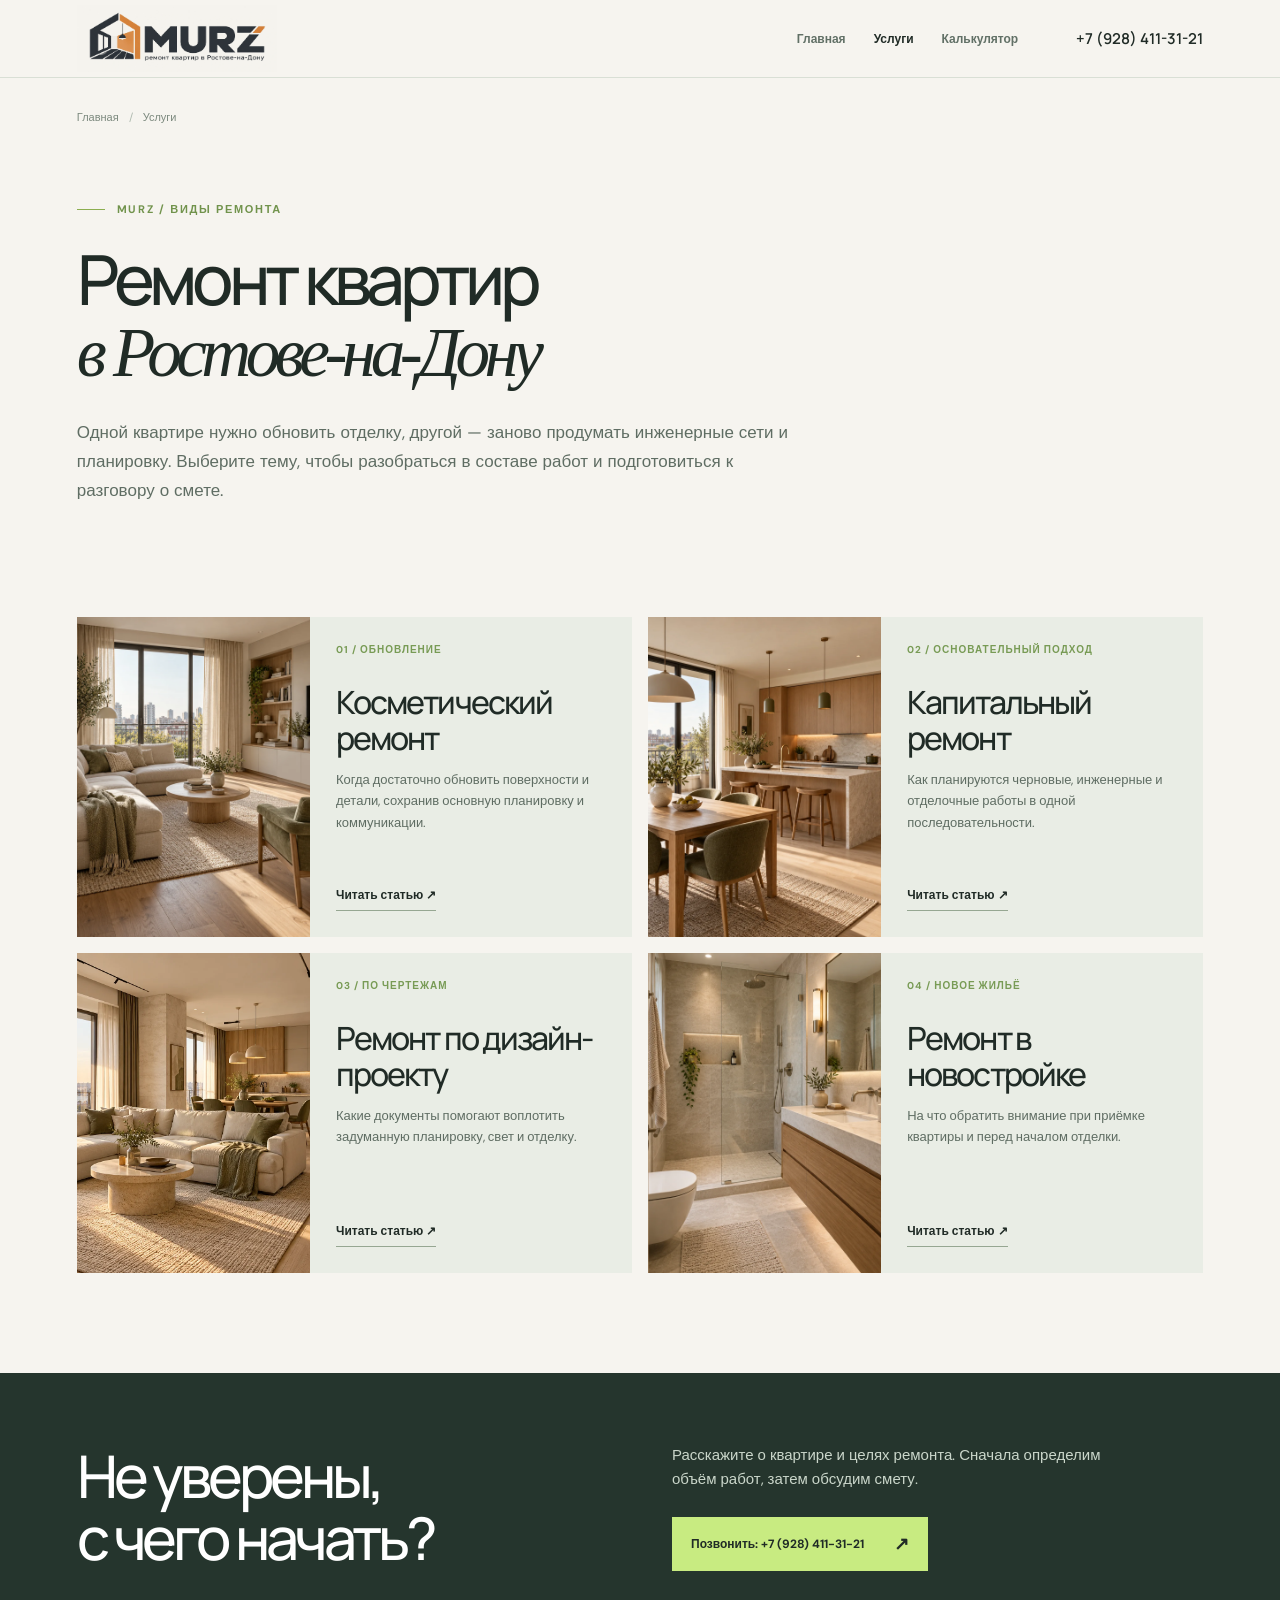
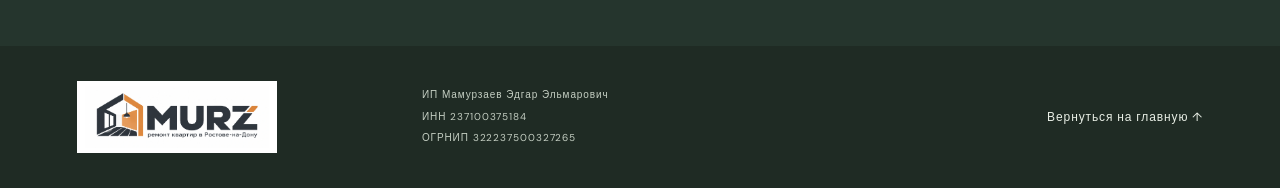
<file: services/index.html>
<!doctype html>
<html lang="ru">
<head>
  <meta charset="utf-8">
  <meta name="viewport" content="width=device-width, initial-scale=1">
  <meta name="theme-color" content="#f6f4ef">
  <meta name="description" content="Виды ремонта квартир в Ростове-на-Дону: косметический, капитальный, ремонт по дизайн-проекту и отделка квартиры в новостройке. Разбираем состав работ и выбор формата.">
  <meta property="og:title" content="Услуги по ремонту квартир в Ростове-на-Дону — MURZ">
  <meta property="og:description" content="Выберите подходящий формат ремонта и узнайте, что входит в каждый этап.">
  <meta property="og:type" content="website">
  <title>Услуги по ремонту квартир в Ростове-на-Дону — MURZ</title>
  <link rel="stylesheet" href="../fonts/fonts.css">
  <link rel="stylesheet" href="../styles.css"><link rel="stylesheet" href="../content.css"><link rel="stylesheet" href="../site.css"><link rel="stylesheet" href="article.css">
</head>
<body>
  <header class="article-topbar"><a class="brand brand-logo-link" href="../index.html" aria-label="MURZ — главная"><img class="brand-logo" src="../images/murz-logo.webp" alt="Логотип MURZ — ремонт квартир в Ростове-на-Дону" width="2172" height="724"></a><nav aria-label="Основная навигация"><a href="../index.html">Главная</a><a href="index.html" aria-current="page">Услуги</a><a href="../calculator/">Калькулятор</a></nav><a class="article-phone" href="tel:+79284113121">+7 (928) 411-31-21</a></header>
  <main>
    <div class="article-wrap"><nav class="breadcrumbs" aria-label="Хлебные крошки"><a href="../index.html">Главная</a><span aria-hidden="true">/</span><span>Услуги</span></nav></div>
    <section class="article-wrap hub-hero"><p class="article-kicker">MURZ / ВИДЫ РЕМОНТА</p><h1>Ремонт квартир<br><em>в Ростове-на-Дону</em></h1><p class="article-lead">Одной квартире нужно обновить отделку, другой — заново продумать инженерные сети и планировку. Выберите тему, чтобы разобраться в составе работ и подготовиться к разговору о смете.</p></section>
    <section class="article-wrap hub-grid" aria-label="Статьи об услугах">
      <article class="hub-card"><img src="../images/murz-living.webp" alt="Визуализация гостиной" loading="lazy"><div><span>01 / ОБНОВЛЕНИЕ</span><h2>Косметический ремонт</h2><p>Когда достаточно обновить поверхности и детали, сохранив основную планировку и коммуникации.</p><a href="kosmeticheskiy-remont.html">Читать статью ↗</a></div></article>
      <article class="hub-card"><img src="../images/murz-kitchen.webp" alt="Визуализация кухни" loading="lazy"><div><span>02 / ОСНОВАТЕЛЬНЫЙ ПОДХОД</span><h2>Капитальный ремонт</h2><p>Как планируются черновые, инженерные и отделочные работы в одной последовательности.</p><a href="kapitalnyy-remont.html">Читать статью ↗</a></div></article>
      <article class="hub-card"><img src="../images/murz-hero.webp" alt="Визуализация кухни-гостиной" loading="lazy"><div><span>03 / ПО ЧЕРТЕЖАМ</span><h2>Ремонт по дизайн-проекту</h2><p>Какие документы помогают воплотить задуманную планировку, свет и отделку.</p><a href="remont-po-dizayn-proektu.html">Читать статью ↗</a></div></article>
      <article class="hub-card"><img src="../images/murz-bathroom.webp" alt="Визуализация ванной комнаты" loading="lazy"><div><span>04 / НОВОЕ ЖИЛЬЁ</span><h2>Ремонт в новостройке</h2><p>На что обратить внимание при приёмке квартиры и перед началом отделки.</p><a href="remont-v-novostroyke.html">Читать статью ↗</a></div></article>
    </section>
    <section class="article-cta"><div class="article-wrap article-cta-inner"><h2>Не уверены,<br>с чего начать?</h2><div><p>Расскажите о квартире и целях ремонта. Сначала определим объём работ, затем обсудим смету.</p><a href="tel:+79284113121">Позвонить: +7 (928) 411-31-21 <span aria-hidden="true">↗</span></a></div></div></section>
  </main>
  <footer class="article-footer"><a class="brand brand-logo-link footer-logo-link" href="../index.html"><img class="brand-logo" src="../images/murz-logo.webp" alt="Логотип MURZ — ремонт квартир в Ростове-на-Дону" width="2172" height="724"></a><div class="footer-requisites"><span>ИП Мамурзаев Эдгар Эльмарович</span><span>ИНН 237100375184</span><span>ОГРНИП 322237500327265</span></div><a href="../index.html#top">Вернуться на главную ↑</a></footer>
  <script src="../cookie-consent.js?v=consent-gate-20261012" defer></script>
</body>
</html>
</file>
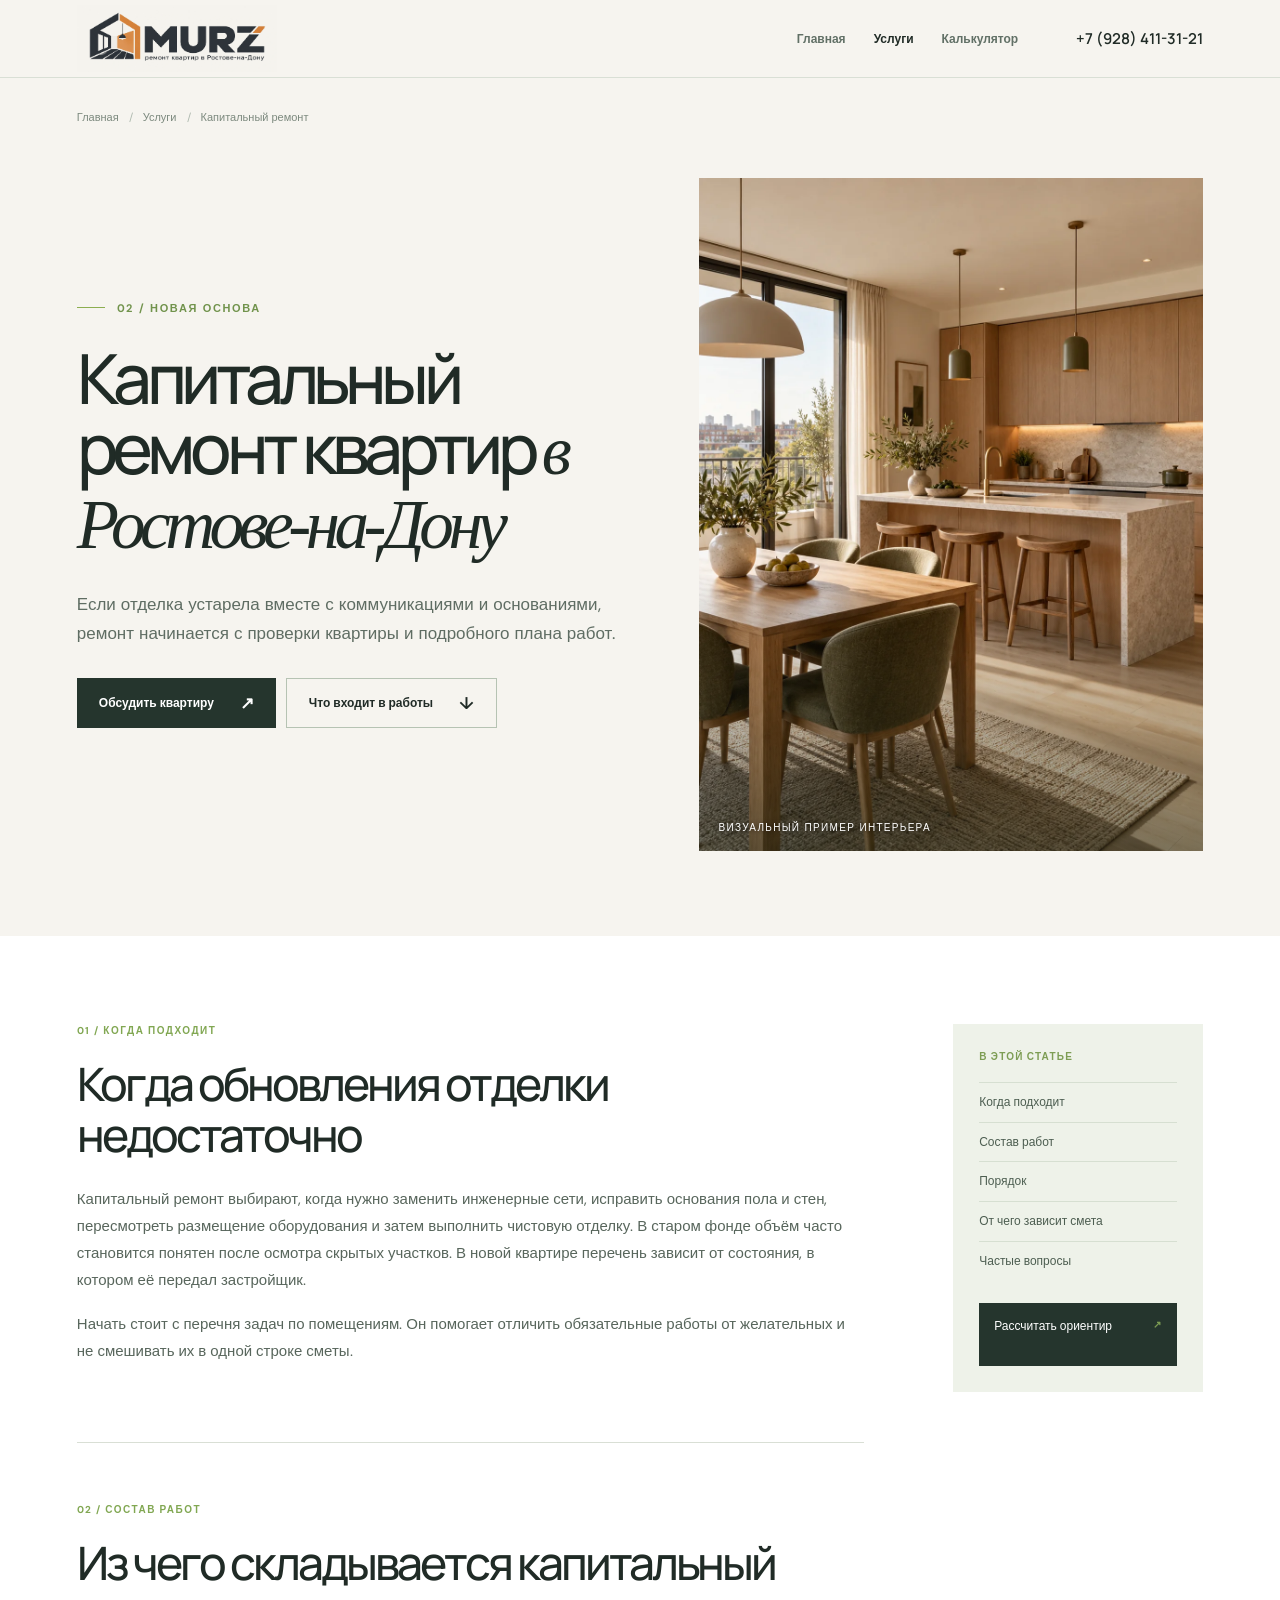
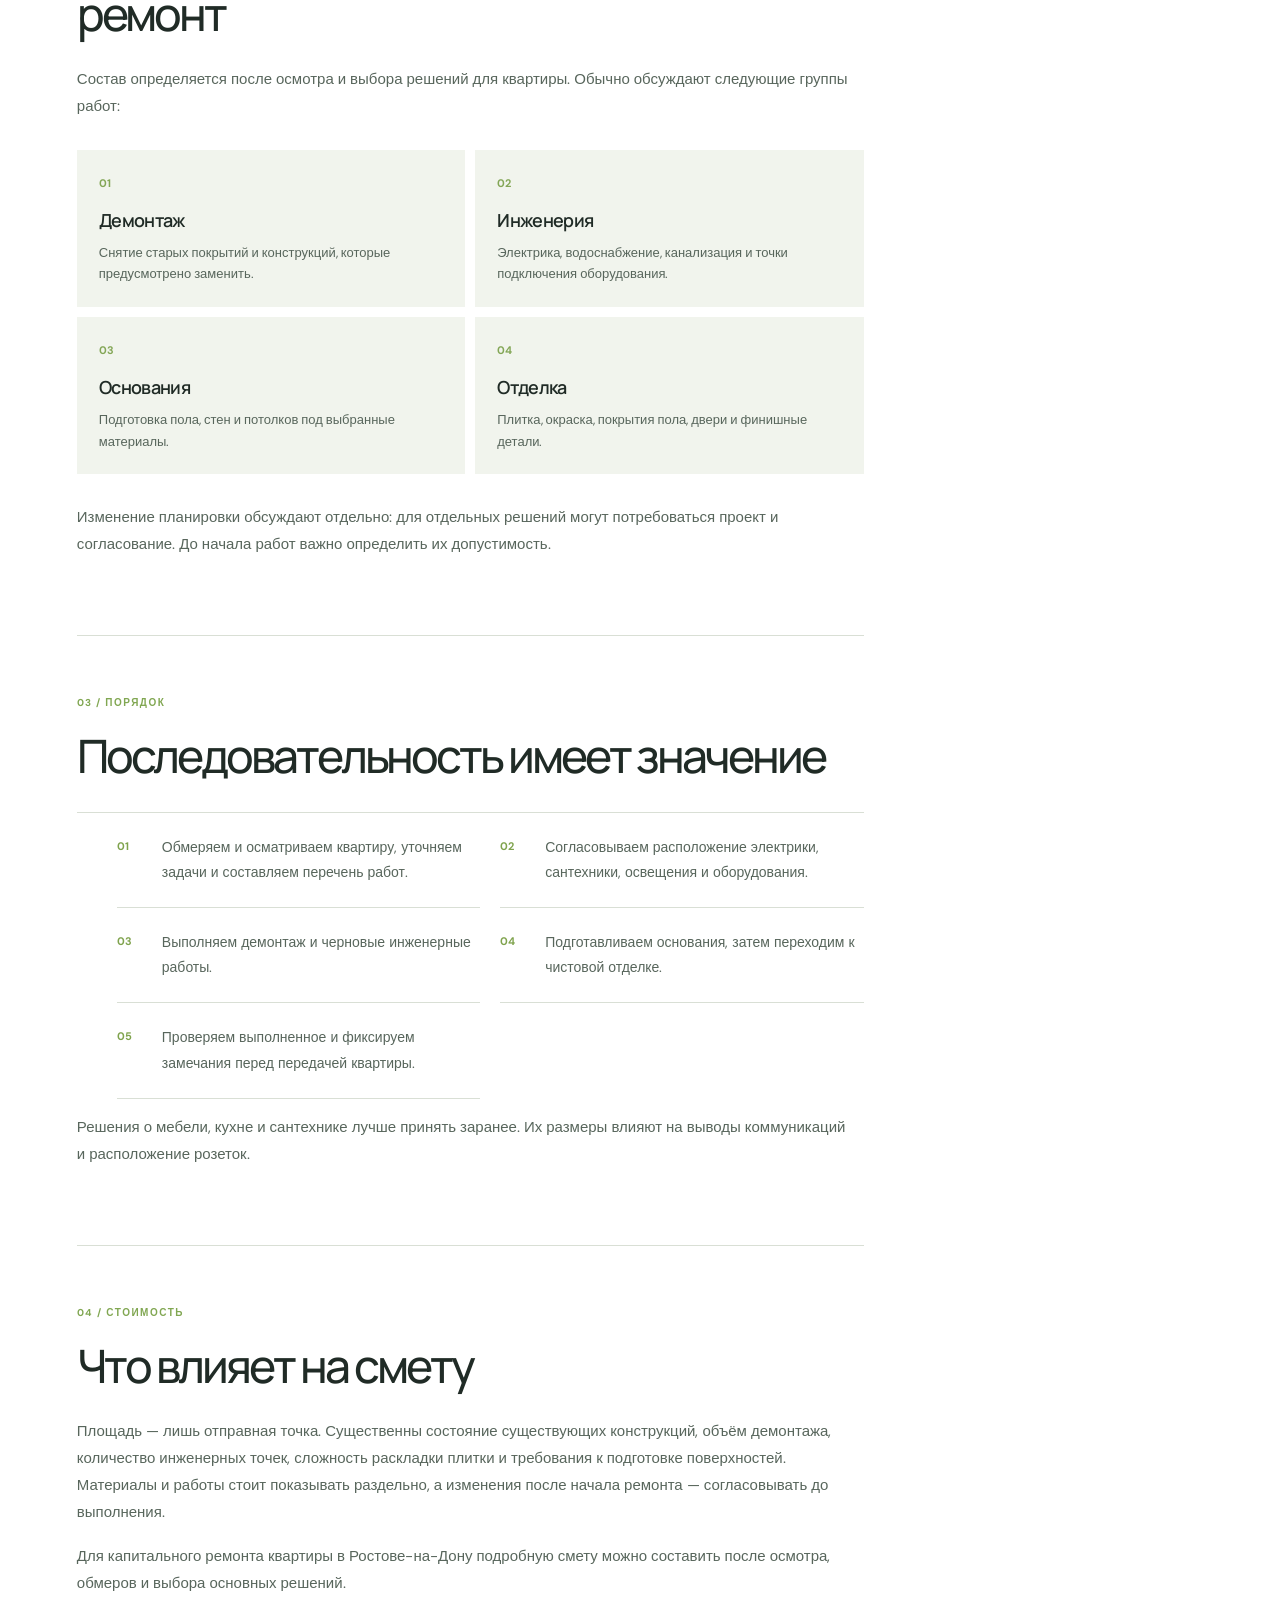
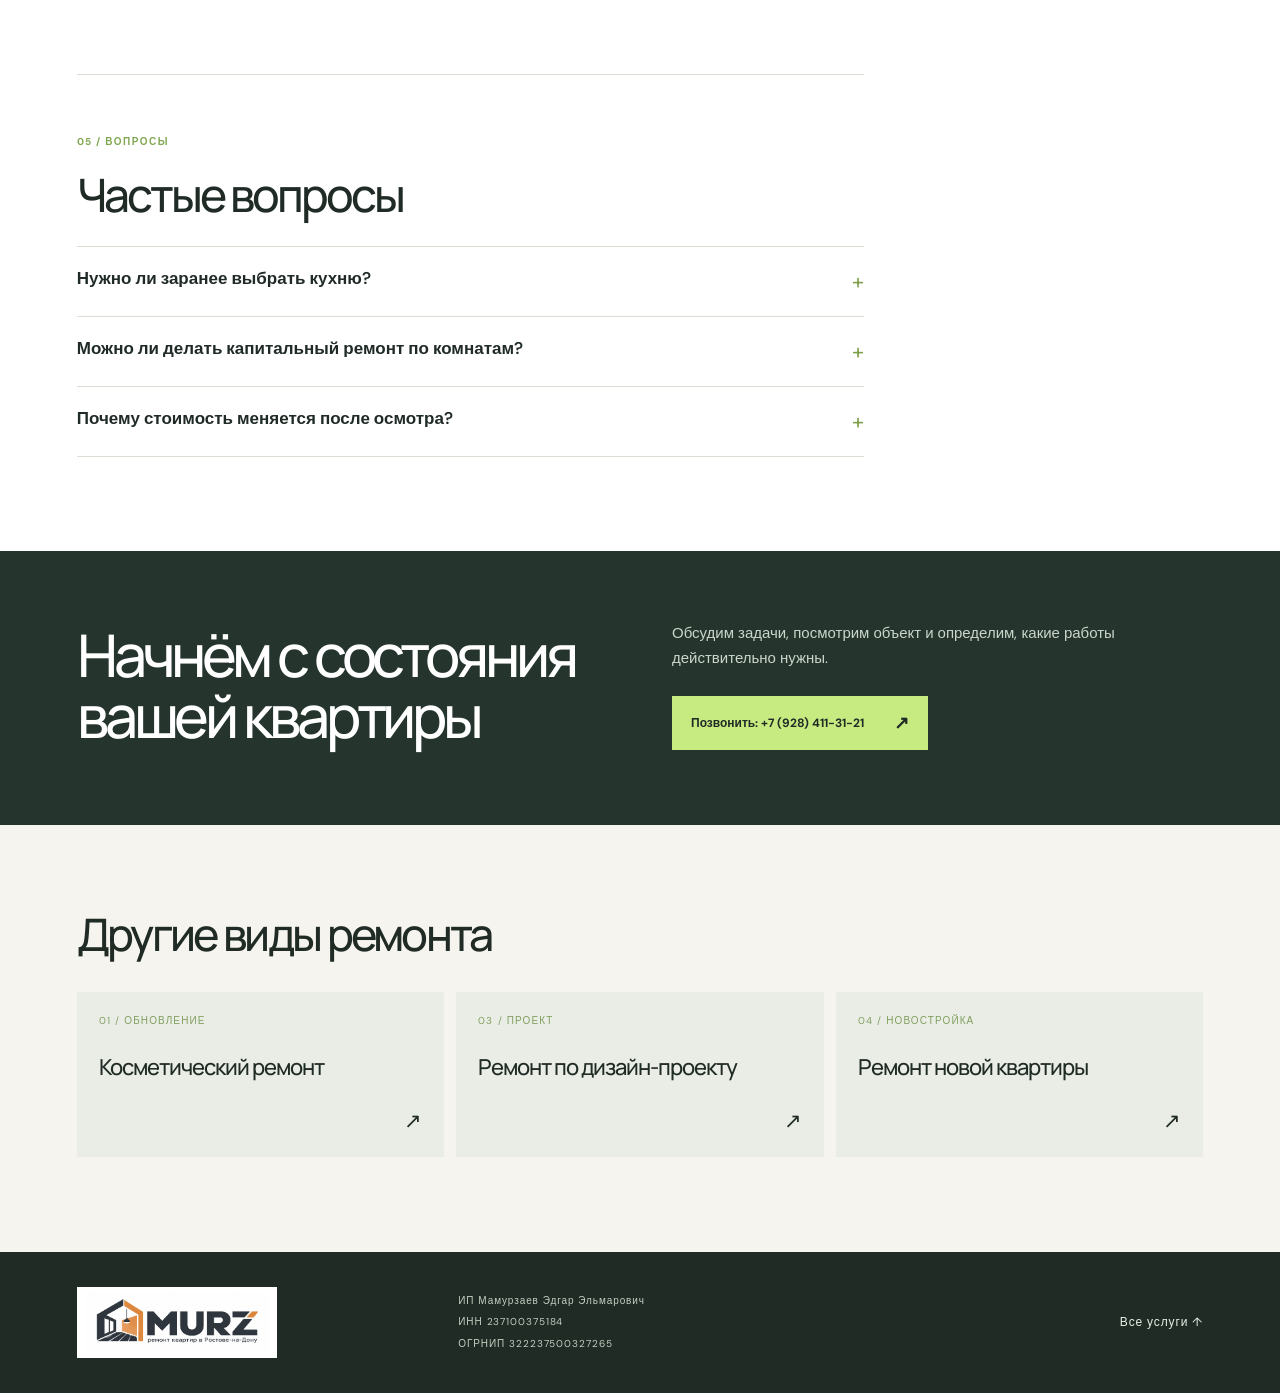
<file: services/kapitalnyy-remont.html>
<!doctype html>
<html lang="ru">
<head>
  <meta charset="utf-8"><meta name="viewport" content="width=device-width, initial-scale=1"><meta name="theme-color" content="#f6f4ef">
  <meta name="description" content="Капитальный ремонт квартир в Ростове-на-Дону: какие работы нужны, в какой последовательности их выполнять и что влияет на смету. Студия ремонта MURZ.">
  <meta property="og:title" content="Капитальный ремонт квартир в Ростове-на-Дону — MURZ"><meta property="og:description" content="Планирование, инженерные системы, подготовка оснований и отделка квартиры."><meta property="og:type" content="article">
  <title>Капитальный ремонт квартир в Ростове-на-Дону — MURZ</title>
  <link rel="stylesheet" href="../fonts/fonts.css">
  <link rel="stylesheet" href="../styles.css"><link rel="stylesheet" href="../content.css"><link rel="stylesheet" href="../site.css"><link rel="stylesheet" href="article.css">
</head>
<body>
  <header class="article-topbar"><a class="brand brand-logo-link" href="../index.html" aria-label="MURZ — главная"><img class="brand-logo" src="../images/murz-logo.webp" alt="Логотип MURZ — ремонт квартир в Ростове-на-Дону" width="2172" height="724"></a><nav aria-label="Основная навигация"><a href="../index.html">Главная</a><a href="index.html" aria-current="page">Услуги</a><a href="../calculator/">Калькулятор</a></nav><a class="article-phone" href="tel:+79284113121">+7 (928) 411-31-21</a></header>
  <main>
    <div class="article-wrap"><nav class="breadcrumbs" aria-label="Хлебные крошки"><a href="../index.html">Главная</a><span aria-hidden="true">/</span><a href="index.html">Услуги</a><span aria-hidden="true">/</span><span>Капитальный ремонт</span></nav></div>
    <section class="article-wrap article-hero"><div><p class="article-kicker">02 / НОВАЯ ОСНОВА</p><h1>Капитальный ремонт квартир <em>в Ростове-на-Дону</em></h1><p class="article-lead">Если отделка устарела вместе с коммуникациями и основаниями, ремонт начинается с проверки квартиры и подробного плана работ.</p><div class="article-hero-actions"><a href="tel:+79284113121">Обсудить квартиру <span aria-hidden="true">↗</span></a><a href="#scope">Что входит в работы <span aria-hidden="true">↓</span></a></div></div><div class="article-hero-visual"><img src="../images/murz-kitchen.webp" alt="Визуализация кухни после комплексного ремонта"><span>ВИЗУАЛЬНЫЙ ПРИМЕР ИНТЕРЬЕРА</span></div></section>
    <div class="article-body"><div class="article-wrap article-content"><article class="article-prose">
      <section class="article-section" id="when"><span class="article-section-number">01 / КОГДА ПОДХОДИТ</span><h2>Когда обновления отделки недостаточно</h2><p>Капитальный ремонт выбирают, когда нужно заменить инженерные сети, исправить основания пола и стен, пересмотреть размещение оборудования и затем выполнить чистовую отделку. В старом фонде объём часто становится понятен после осмотра скрытых участков. В новой квартире перечень зависит от состояния, в котором её передал застройщик.</p><p>Начать стоит с перечня задач по помещениям. Он помогает отличить обязательные работы от желательных и не смешивать их в одной строке сметы.</p></section>
      <section class="article-section" id="scope"><span class="article-section-number">02 / СОСТАВ РАБОТ</span><h2>Из чего складывается капитальный ремонт</h2><p>Состав определяется после осмотра и выбора решений для квартиры. Обычно обсуждают следующие группы работ:</p><div class="info-grid"><div class="info-card"><span>01</span><h3>Демонтаж</h3><p>Снятие старых покрытий и конструкций, которые предусмотрено заменить.</p></div><div class="info-card"><span>02</span><h3>Инженерия</h3><p>Электрика, водоснабжение, канализация и точки подключения оборудования.</p></div><div class="info-card"><span>03</span><h3>Основания</h3><p>Подготовка пола, стен и потолков под выбранные материалы.</p></div><div class="info-card"><span>04</span><h3>Отделка</h3><p>Плитка, окраска, покрытия пола, двери и финишные детали.</p></div></div><p>Изменение планировки обсуждают отдельно: для отдельных решений могут потребоваться проект и согласование. До начала работ важно определить их допустимость.</p></section>
      <section class="article-section" id="process"><span class="article-section-number">03 / ПОРЯДОК</span><h2>Последовательность имеет значение</h2><ol class="numbered-list"><li>Обмеряем и осматриваем квартиру, уточняем задачи и составляем перечень работ.</li><li>Согласовываем расположение электрики, сантехники, освещения и оборудования.</li><li>Выполняем демонтаж и черновые инженерные работы.</li><li>Подготавливаем основания, затем переходим к чистовой отделке.</li><li>Проверяем выполненное и фиксируем замечания перед передачей квартиры.</li></ol><p>Решения о мебели, кухне и сантехнике лучше принять заранее. Их размеры влияют на выводы коммуникаций и расположение розеток.</p></section>
      <section class="article-section" id="price"><span class="article-section-number">04 / СТОИМОСТЬ</span><h2>Что влияет на смету</h2><p>Площадь — лишь отправная точка. Существенны состояние существующих конструкций, объём демонтажа, количество инженерных точек, сложность раскладки плитки и требования к подготовке поверхностей. Материалы и работы стоит показывать раздельно, а изменения после начала ремонта — согласовывать до выполнения.</p><p>Для капитального ремонта квартиры в Ростове-на-Дону подробную смету можно составить после осмотра, обмеров и выбора основных решений.</p></section>
      <section class="article-section" id="faq"><span class="article-section-number">05 / ВОПРОСЫ</span><h2>Частые вопросы</h2><div class="faq-list"><details><summary>Нужно ли заранее выбрать кухню?</summary><p>Желательно знать её планировку и размеры техники до прокладки электрики и водоснабжения. Модель фасадов можно уточнить позже, но точки подключения должны соответствовать проекту кухни.</p></details><details><summary>Можно ли делать капитальный ремонт по комнатам?</summary><p>Иногда да, но общие инженерные сети и единый уровень пола связывают помещения между собой. Разделение на этапы лучше продумать до начала демонтажа.</p></details><details><summary>Почему стоимость меняется после осмотра?</summary><p>До осмотра неизвестно состояние оснований и скрытых коммуникаций. Подробная смета учитывает фактический объём, выбранные материалы и согласованные решения.</p></details></div></section>
    </article><aside class="article-aside" aria-label="Содержание статьи"><span>В ЭТОЙ СТАТЬЕ</span><a href="#when">Когда подходит</a><a href="#scope">Состав работ</a><a href="#process">Порядок</a><a href="#price">От чего зависит смета</a><a href="#faq">Частые вопросы</a><a class="aside-cta" href="../calculator/">Рассчитать ориентир <span aria-hidden="true">↗</span></a></aside></div></div>
    <section class="article-cta"><div class="article-wrap article-cta-inner"><h2>Начнём с состояния<br>вашей квартиры</h2><div><p>Обсудим задачи, посмотрим объект и определим, какие работы действительно нужны.</p><a href="tel:+79284113121">Позвонить: +7 (928) 411-31-21 <span aria-hidden="true">↗</span></a></div></div></section>
    <section class="article-wrap related-section"><h2>Другие виды ремонта</h2><div class="related-grid"><a href="kosmeticheskiy-remont.html"><span>01 / ОБНОВЛЕНИЕ</span><strong>Косметический ремонт</strong><i aria-hidden="true">↗</i></a><a href="remont-po-dizayn-proektu.html"><span>03 / ПРОЕКТ</span><strong>Ремонт по дизайн-проекту</strong><i aria-hidden="true">↗</i></a><a href="remont-v-novostroyke.html"><span>04 / НОВОСТРОЙКА</span><strong>Ремонт новой квартиры</strong><i aria-hidden="true">↗</i></a></div></section>
  </main>
  <footer class="article-footer"><a class="brand brand-logo-link footer-logo-link" href="../index.html"><img class="brand-logo" src="../images/murz-logo.webp" alt="Логотип MURZ — ремонт квартир в Ростове-на-Дону" width="2172" height="724"></a><div class="footer-requisites"><span>ИП Мамурзаев Эдгар Эльмарович</span><span>ИНН 237100375184</span><span>ОГРНИП 322237500327265</span></div><a href="index.html">Все услуги ↑</a></footer>
  <script src="../cookie-consent.js?v=consent-gate-20261012" defer></script>
</body>
</html>
</file>
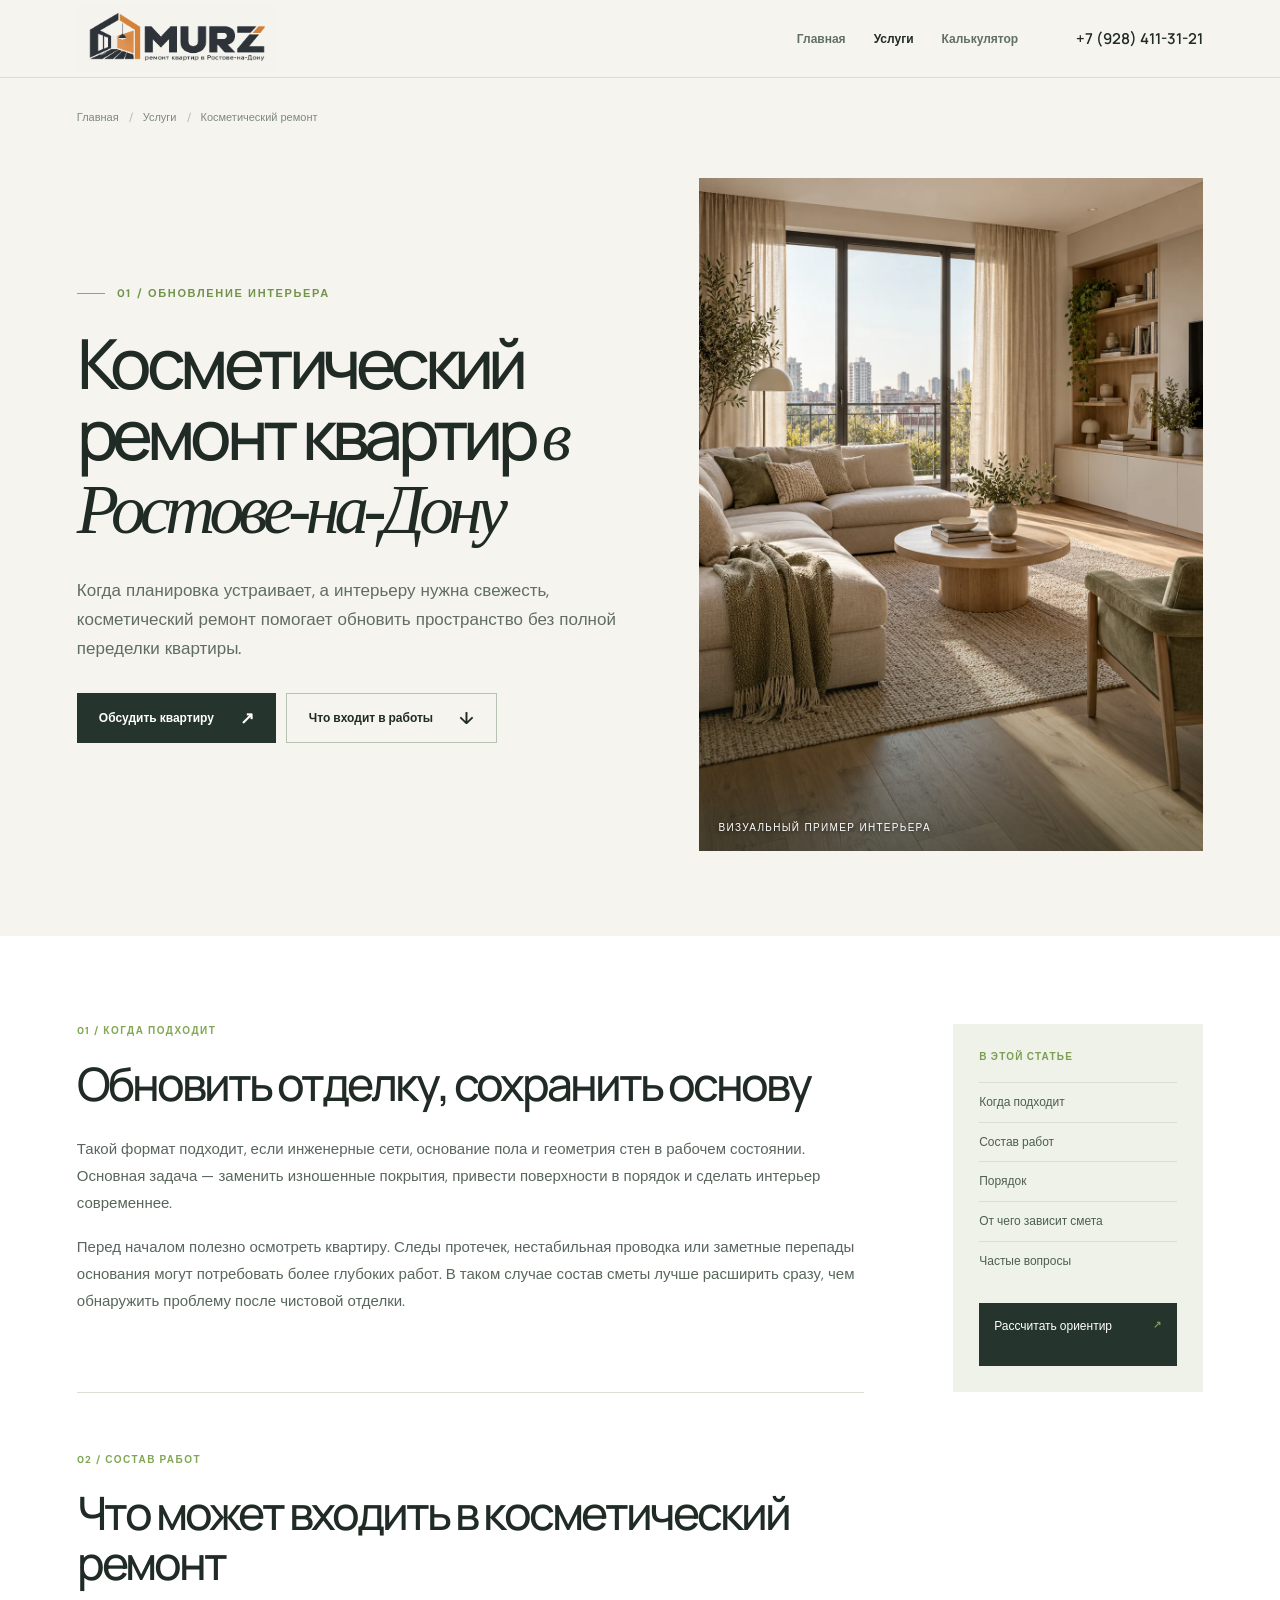
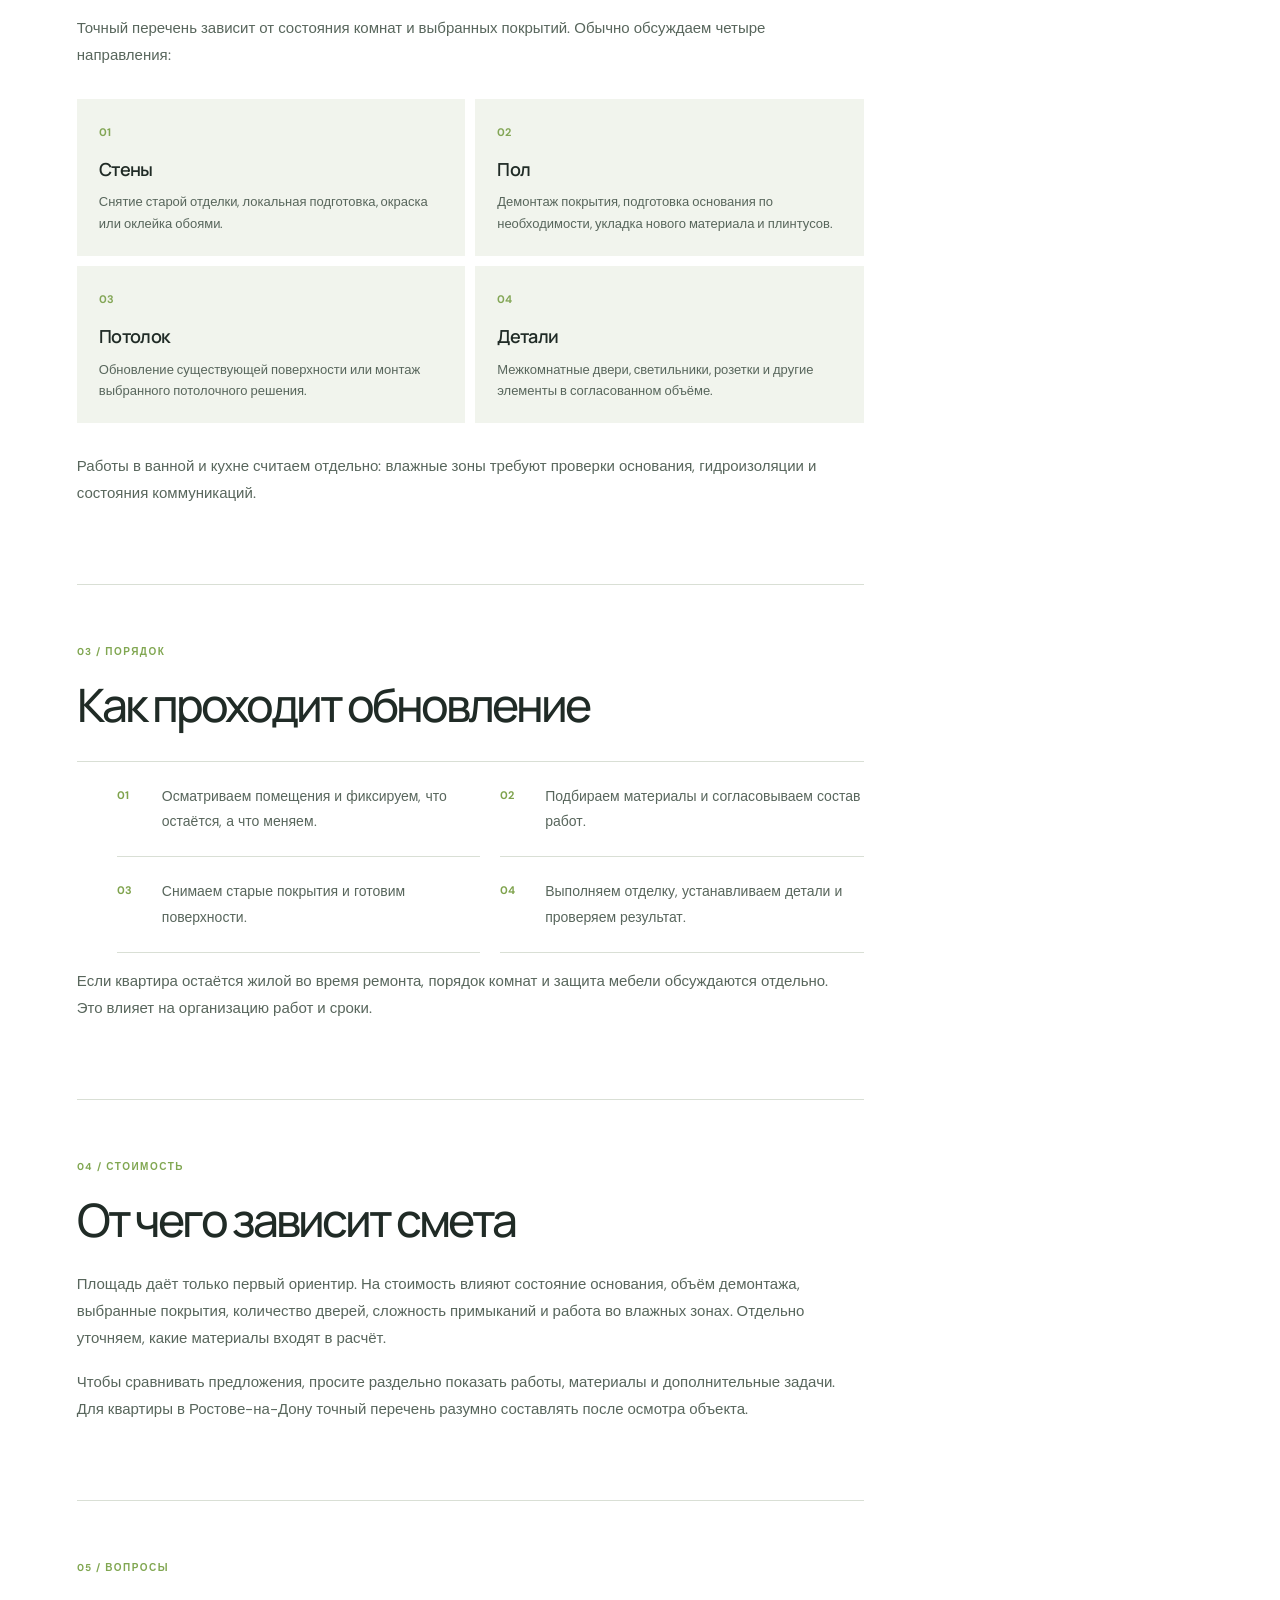
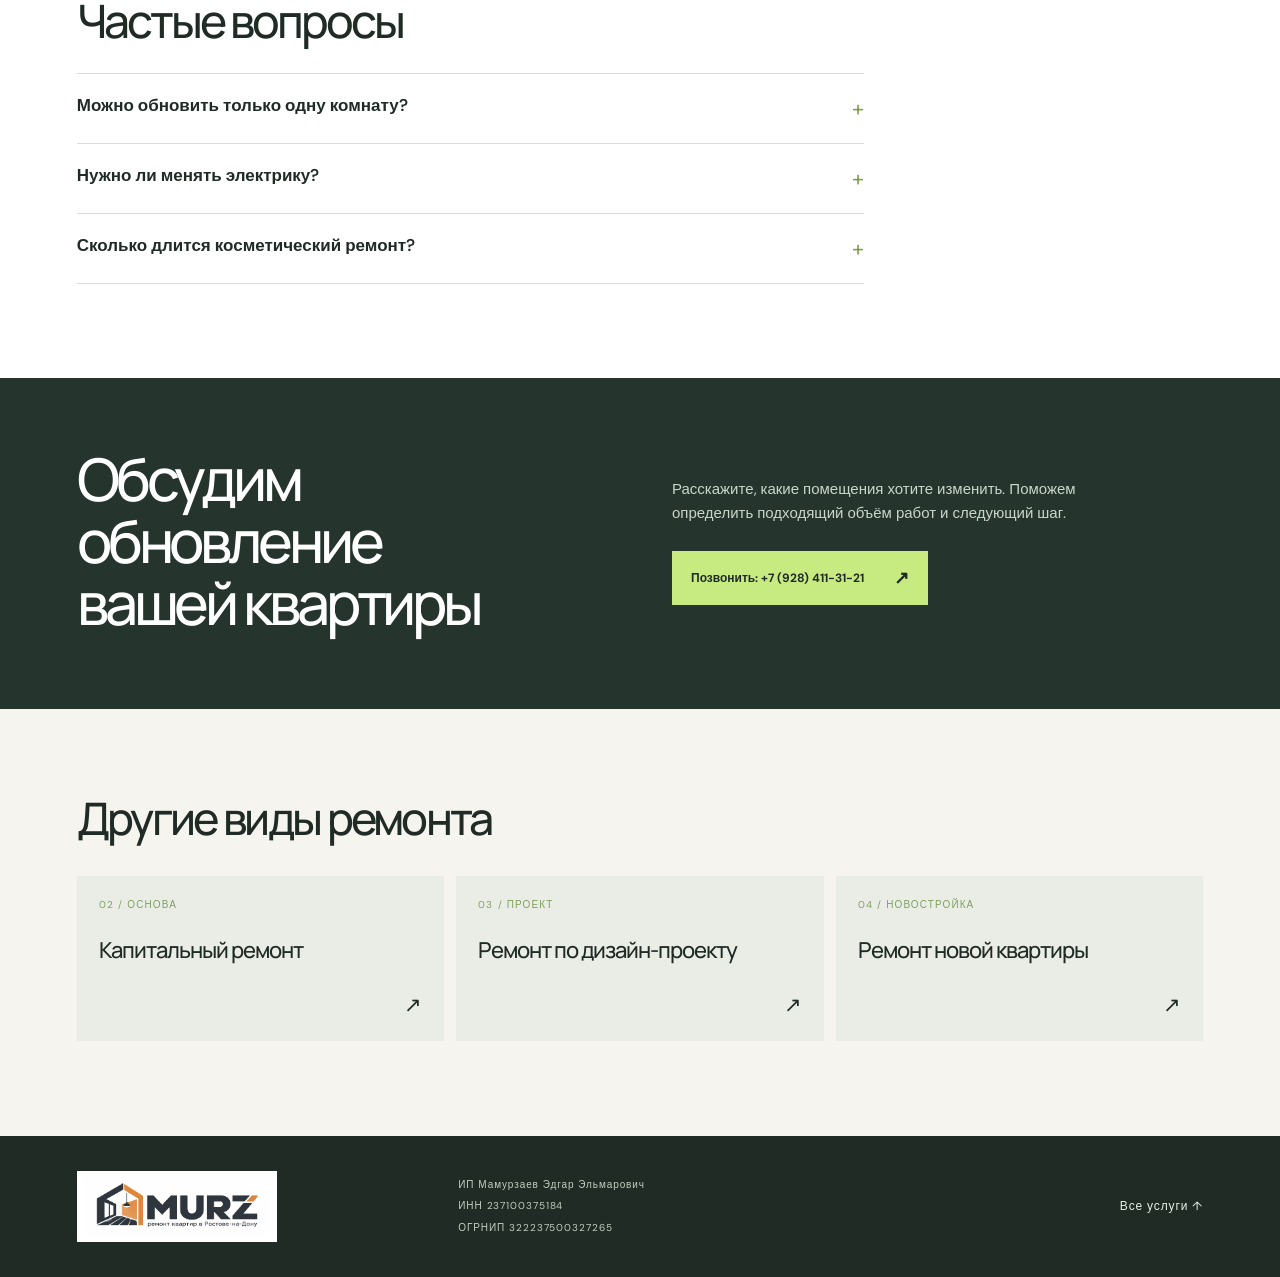
<file: services/kosmeticheskiy-remont.html>
<!doctype html>
<html lang="ru">
<head>
  <meta charset="utf-8"><meta name="viewport" content="width=device-width, initial-scale=1"><meta name="theme-color" content="#f6f4ef">
  <meta name="description" content="Косметический ремонт квартир в Ростове-на-Дону: когда он подходит, какие работы включает, как проходит и от чего зависит смета. Советы студии MURZ.">
  <meta property="og:title" content="Косметический ремонт квартир в Ростове-на-Дону — MURZ"><meta property="og:description" content="Обновление отделки без полной переделки квартиры: состав работ, этапы и факторы стоимости."><meta property="og:type" content="article">
  <title>Косметический ремонт квартир в Ростове-на-Дону — MURZ</title>
  <link rel="stylesheet" href="../fonts/fonts.css">
  <link rel="stylesheet" href="../styles.css"><link rel="stylesheet" href="../content.css"><link rel="stylesheet" href="../site.css"><link rel="stylesheet" href="article.css">
</head>
<body>
  <header class="article-topbar"><a class="brand brand-logo-link" href="../index.html" aria-label="MURZ — главная"><img class="brand-logo" src="../images/murz-logo.webp" alt="Логотип MURZ — ремонт квартир в Ростове-на-Дону" width="2172" height="724"></a><nav aria-label="Основная навигация"><a href="../index.html">Главная</a><a href="index.html" aria-current="page">Услуги</a><a href="../calculator/">Калькулятор</a></nav><a class="article-phone" href="tel:+79284113121">+7 (928) 411-31-21</a></header>
  <main>
    <div class="article-wrap"><nav class="breadcrumbs" aria-label="Хлебные крошки"><a href="../index.html">Главная</a><span aria-hidden="true">/</span><a href="index.html">Услуги</a><span aria-hidden="true">/</span><span>Косметический ремонт</span></nav></div>
    <section class="article-wrap article-hero"><div><p class="article-kicker">01 / ОБНОВЛЕНИЕ ИНТЕРЬЕРА</p><h1>Косметический ремонт квартир <em>в Ростове-на-Дону</em></h1><p class="article-lead">Когда планировка устраивает, а интерьеру нужна свежесть, косметический ремонт помогает обновить пространство без полной переделки квартиры.</p><div class="article-hero-actions"><a href="tel:+79284113121">Обсудить квартиру <span aria-hidden="true">↗</span></a><a href="#scope">Что входит в работы <span aria-hidden="true">↓</span></a></div></div><div class="article-hero-visual"><img src="../images/murz-living.webp" alt="Визуализация светлой гостиной после обновления отделки"><span>ВИЗУАЛЬНЫЙ ПРИМЕР ИНТЕРЬЕРА</span></div></section>
    <div class="article-body"><div class="article-wrap article-content"><article class="article-prose">
      <section class="article-section" id="when"><span class="article-section-number">01 / КОГДА ПОДХОДИТ</span><h2>Обновить отделку, сохранить основу</h2><p>Такой формат подходит, если инженерные сети, основание пола и геометрия стен в рабочем состоянии. Основная задача — заменить изношенные покрытия, привести поверхности в порядок и сделать интерьер современнее.</p><p>Перед началом полезно осмотреть квартиру. Следы протечек, нестабильная проводка или заметные перепады основания могут потребовать более глубоких работ. В таком случае состав сметы лучше расширить сразу, чем обнаружить проблему после чистовой отделки.</p></section>
      <section class="article-section" id="scope"><span class="article-section-number">02 / СОСТАВ РАБОТ</span><h2>Что может входить в косметический ремонт</h2><p>Точный перечень зависит от состояния комнат и выбранных покрытий. Обычно обсуждаем четыре направления:</p><div class="info-grid"><div class="info-card"><span>01</span><h3>Стены</h3><p>Снятие старой отделки, локальная подготовка, окраска или оклейка обоями.</p></div><div class="info-card"><span>02</span><h3>Пол</h3><p>Демонтаж покрытия, подготовка основания по необходимости, укладка нового материала и плинтусов.</p></div><div class="info-card"><span>03</span><h3>Потолок</h3><p>Обновление существующей поверхности или монтаж выбранного потолочного решения.</p></div><div class="info-card"><span>04</span><h3>Детали</h3><p>Межкомнатные двери, светильники, розетки и другие элементы в согласованном объёме.</p></div></div><p>Работы в ванной и кухне считаем отдельно: влажные зоны требуют проверки основания, гидроизоляции и состояния коммуникаций.</p></section>
      <section class="article-section" id="process"><span class="article-section-number">03 / ПОРЯДОК</span><h2>Как проходит обновление</h2><ol class="numbered-list"><li>Осматриваем помещения и фиксируем, что остаётся, а что меняем.</li><li>Подбираем материалы и согласовываем состав работ.</li><li>Снимаем старые покрытия и готовим поверхности.</li><li>Выполняем отделку, устанавливаем детали и проверяем результат.</li></ol><p>Если квартира остаётся жилой во время ремонта, порядок комнат и защита мебели обсуждаются отдельно. Это влияет на организацию работ и сроки.</p></section>
      <section class="article-section" id="price"><span class="article-section-number">04 / СТОИМОСТЬ</span><h2>От чего зависит смета</h2><p>Площадь даёт только первый ориентир. На стоимость влияют состояние основания, объём демонтажа, выбранные покрытия, количество дверей, сложность примыканий и работа во влажных зонах. Отдельно уточняем, какие материалы входят в расчёт.</p><p>Чтобы сравнивать предложения, просите раздельно показать работы, материалы и дополнительные задачи. Для квартиры в Ростове-на-Дону точный перечень разумно составлять после осмотра объекта.</p></section>
      <section class="article-section" id="faq"><span class="article-section-number">05 / ВОПРОСЫ</span><h2>Частые вопросы</h2><div class="faq-list"><details><summary>Можно обновить только одну комнату?</summary><p>Да, объём можно ограничить отдельным помещением. При этом важно заранее решить, как новая отделка будет стыковаться с существующими покрытиями в коридоре и соседних комнатах.</p></details><details><summary>Нужно ли менять электрику?</summary><p>При косметическом ремонте полная замена обычно не является основной задачей. Если при осмотре выявятся проблемы с проводкой или понадобится много новых точек, их включают в отдельный план работ.</p></details><details><summary>Сколько длится косметический ремонт?</summary><p>Срок зависит от площади, состояния поверхностей, объёма демонтажа и доступности материалов. Его можно оценить после выбора состава работ и осмотра квартиры.</p></details></div></section>
    </article><aside class="article-aside" aria-label="Содержание статьи"><span>В ЭТОЙ СТАТЬЕ</span><a href="#when">Когда подходит</a><a href="#scope">Состав работ</a><a href="#process">Порядок</a><a href="#price">От чего зависит смета</a><a href="#faq">Частые вопросы</a><a class="aside-cta" href="../calculator/">Рассчитать ориентир <span aria-hidden="true">↗</span></a></aside></div></div>
    <section class="article-cta"><div class="article-wrap article-cta-inner"><h2>Обсудим обновление<br>вашей квартиры</h2><div><p>Расскажите, какие помещения хотите изменить. Поможем определить подходящий объём работ и следующий шаг.</p><a href="tel:+79284113121">Позвонить: +7 (928) 411-31-21 <span aria-hidden="true">↗</span></a></div></div></section>
    <section class="article-wrap related-section"><h2>Другие виды ремонта</h2><div class="related-grid"><a href="kapitalnyy-remont.html"><span>02 / ОСНОВА</span><strong>Капитальный ремонт</strong><i aria-hidden="true">↗</i></a><a href="remont-po-dizayn-proektu.html"><span>03 / ПРОЕКТ</span><strong>Ремонт по дизайн-проекту</strong><i aria-hidden="true">↗</i></a><a href="remont-v-novostroyke.html"><span>04 / НОВОСТРОЙКА</span><strong>Ремонт новой квартиры</strong><i aria-hidden="true">↗</i></a></div></section>
  </main>
  <footer class="article-footer"><a class="brand brand-logo-link footer-logo-link" href="../index.html"><img class="brand-logo" src="../images/murz-logo.webp" alt="Логотип MURZ — ремонт квартир в Ростове-на-Дону" width="2172" height="724"></a><div class="footer-requisites"><span>ИП Мамурзаев Эдгар Эльмарович</span><span>ИНН 237100375184</span><span>ОГРНИП 322237500327265</span></div><a href="index.html">Все услуги ↑</a></footer>
  <script src="../cookie-consent.js?v=consent-gate-20261012" defer></script>
</body>
</html>
</file>
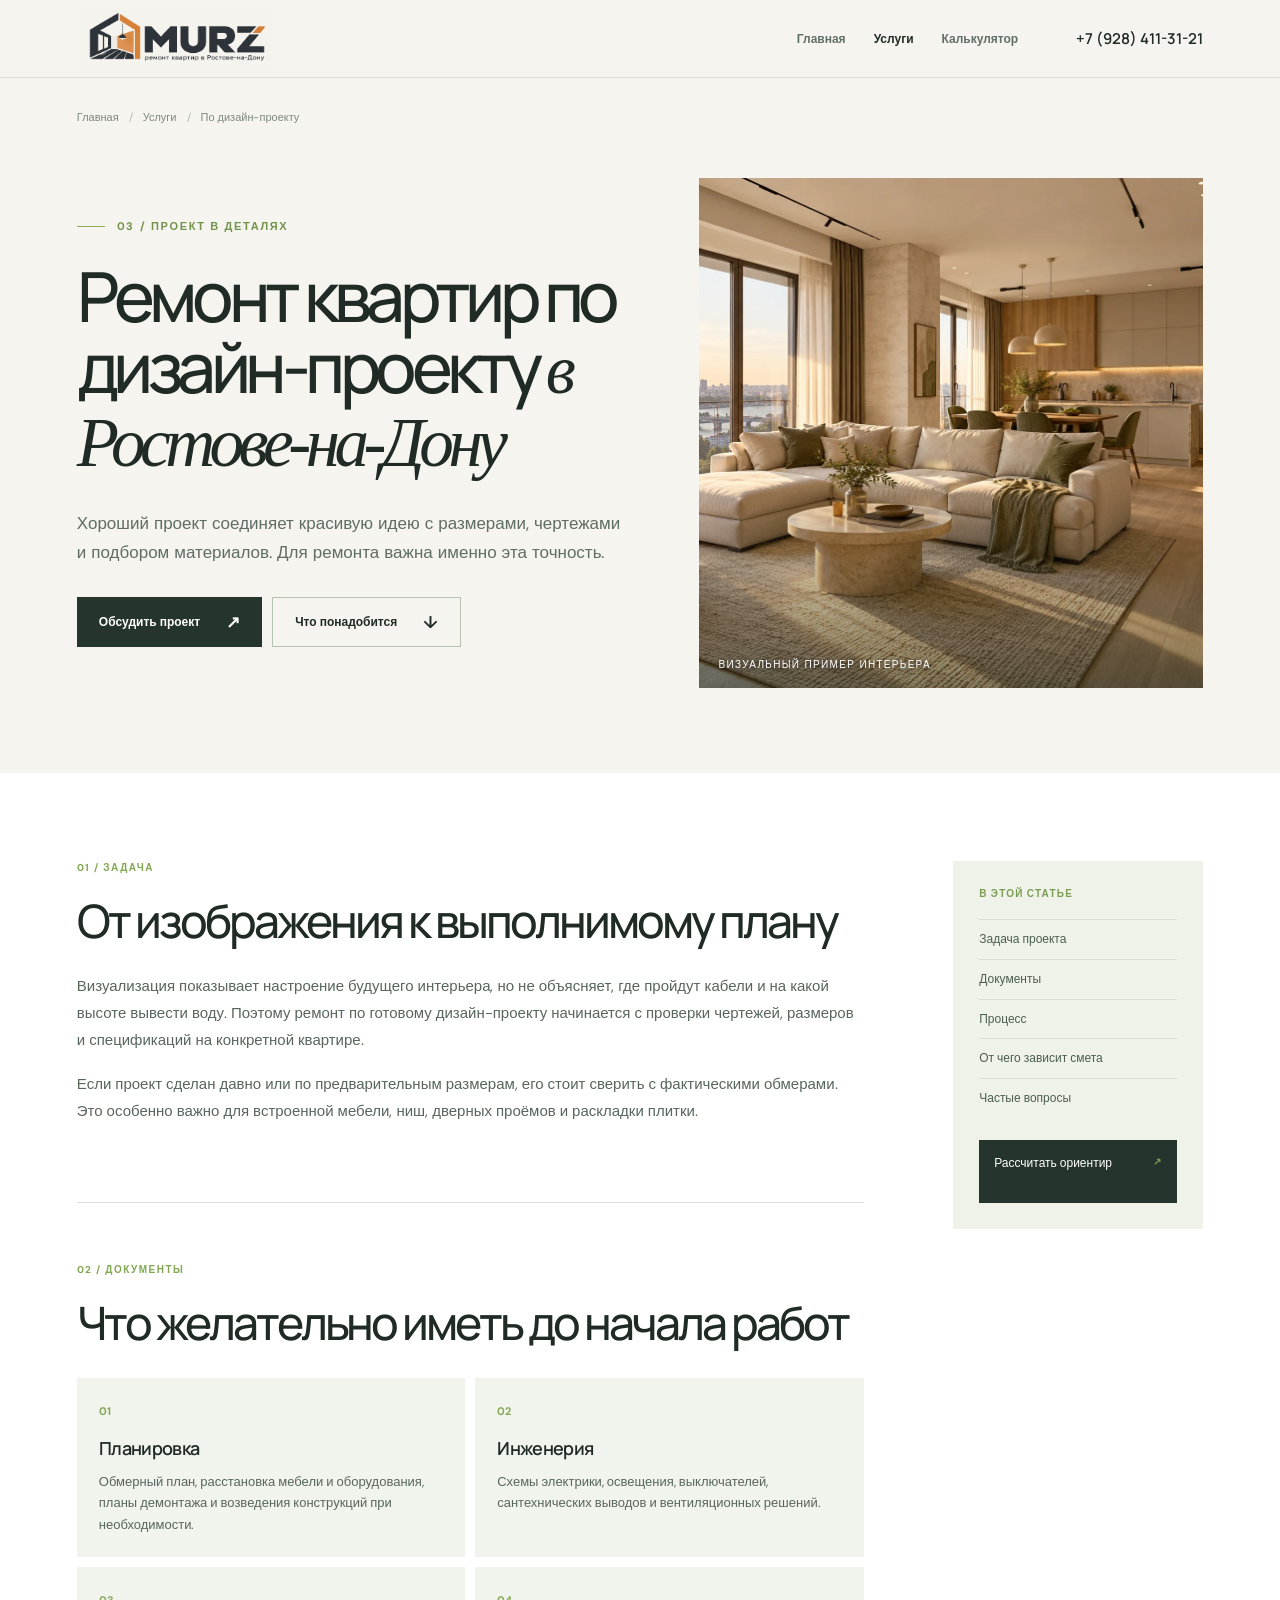
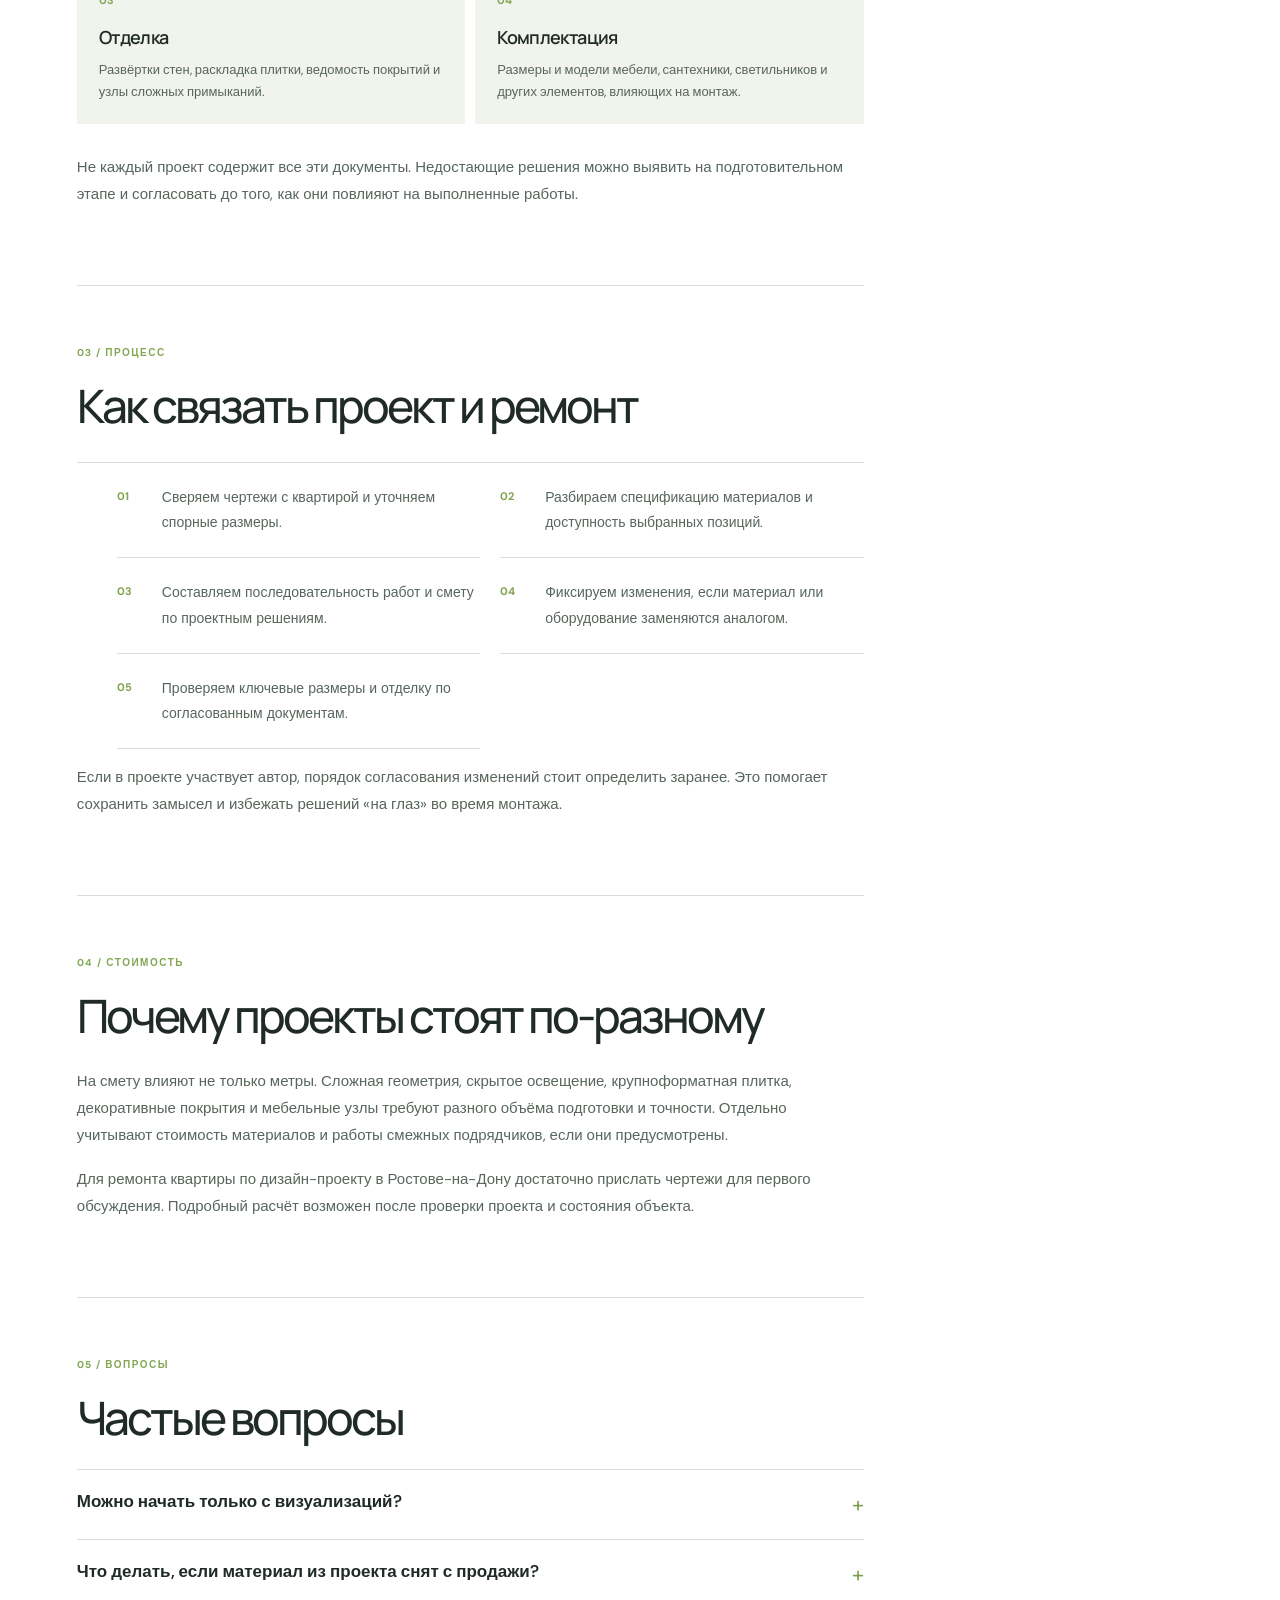
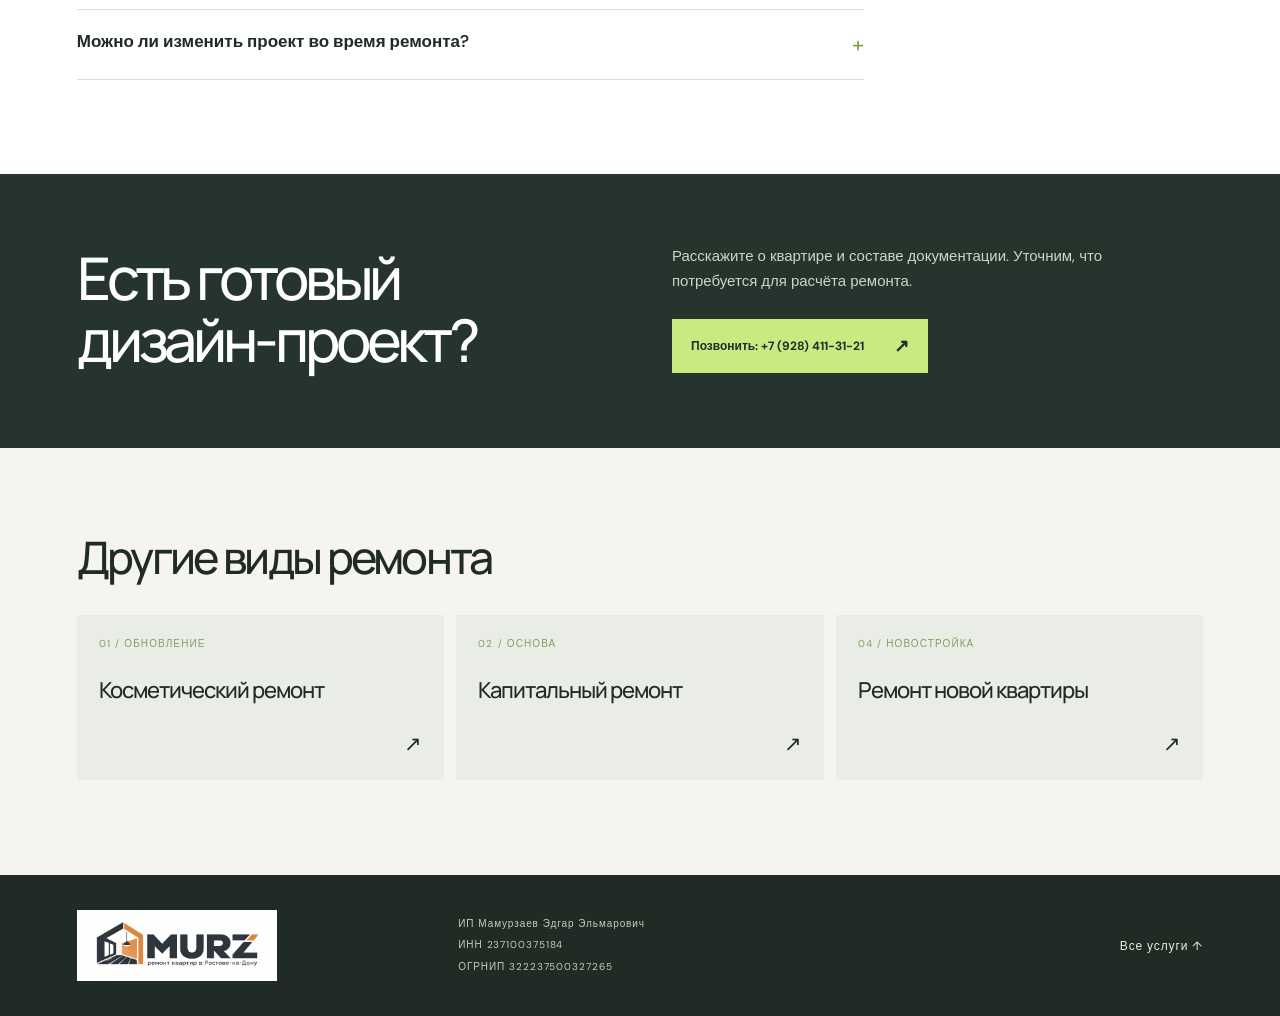
<file: services/remont-po-dizayn-proektu.html>
<!doctype html>
<html lang="ru">
<head>
  <meta charset="utf-8"><meta name="viewport" content="width=device-width, initial-scale=1"><meta name="theme-color" content="#f6f4ef">
  <meta name="description" content="Ремонт квартир по дизайн-проекту в Ростове-на-Дону: какие чертежи нужны, как согласовать материалы и инженерные решения, что влияет на стоимость. MURZ.">
  <meta property="og:title" content="Ремонт квартир по дизайн-проекту в Ростове-на-Дону — MURZ"><meta property="og:description" content="Как воплотить готовый проект квартиры: документы, порядок работ, детали сметы."><meta property="og:type" content="article">
  <title>Ремонт квартир по дизайн-проекту в Ростове-на-Дону — MURZ</title>
  <link rel="stylesheet" href="../fonts/fonts.css">
  <link rel="stylesheet" href="../styles.css"><link rel="stylesheet" href="../content.css"><link rel="stylesheet" href="../site.css"><link rel="stylesheet" href="article.css">
</head>
<body>
  <header class="article-topbar"><a class="brand brand-logo-link" href="../index.html" aria-label="MURZ — главная"><img class="brand-logo" src="../images/murz-logo.webp" alt="Логотип MURZ — ремонт квартир в Ростове-на-Дону" width="2172" height="724"></a><nav aria-label="Основная навигация"><a href="../index.html">Главная</a><a href="index.html" aria-current="page">Услуги</a><a href="../calculator/">Калькулятор</a></nav><a class="article-phone" href="tel:+79284113121">+7 (928) 411-31-21</a></header>
  <main>
    <div class="article-wrap"><nav class="breadcrumbs" aria-label="Хлебные крошки"><a href="../index.html">Главная</a><span aria-hidden="true">/</span><a href="index.html">Услуги</a><span aria-hidden="true">/</span><span>По дизайн-проекту</span></nav></div>
    <section class="article-wrap article-hero"><div><p class="article-kicker">03 / ПРОЕКТ В ДЕТАЛЯХ</p><h1>Ремонт квартир по дизайн-проекту <em>в Ростове-на-Дону</em></h1><p class="article-lead">Хороший проект соединяет красивую идею с размерами, чертежами и подбором материалов. Для ремонта важна именно эта точность.</p><div class="article-hero-actions"><a href="tel:+79284113121">Обсудить проект <span aria-hidden="true">↗</span></a><a href="#scope">Что понадобится <span aria-hidden="true">↓</span></a></div></div><div class="article-hero-visual"><img src="../images/murz-hero.webp" alt="Визуализация интерьера гостиной и кухни по дизайн-проекту"><span>ВИЗУАЛЬНЫЙ ПРИМЕР ИНТЕРЬЕРА</span></div></section>
    <div class="article-body"><div class="article-wrap article-content"><article class="article-prose">
      <section class="article-section" id="when"><span class="article-section-number">01 / ЗАДАЧА</span><h2>От изображения к выполнимому плану</h2><p>Визуализация показывает настроение будущего интерьера, но не объясняет, где пройдут кабели и на какой высоте вывести воду. Поэтому ремонт по готовому дизайн-проекту начинается с проверки чертежей, размеров и спецификаций на конкретной квартире.</p><p>Если проект сделан давно или по предварительным размерам, его стоит сверить с фактическими обмерами. Это особенно важно для встроенной мебели, ниш, дверных проёмов и раскладки плитки.</p></section>
      <section class="article-section" id="scope"><span class="article-section-number">02 / ДОКУМЕНТЫ</span><h2>Что желательно иметь до начала работ</h2><div class="info-grid"><div class="info-card"><span>01</span><h3>Планировка</h3><p>Обмерный план, расстановка мебели и оборудования, планы демонтажа и возведения конструкций при необходимости.</p></div><div class="info-card"><span>02</span><h3>Инженерия</h3><p>Схемы электрики, освещения, выключателей, сантехнических выводов и вентиляционных решений.</p></div><div class="info-card"><span>03</span><h3>Отделка</h3><p>Развёртки стен, раскладка плитки, ведомость покрытий и узлы сложных примыканий.</p></div><div class="info-card"><span>04</span><h3>Комплектация</h3><p>Размеры и модели мебели, сантехники, светильников и других элементов, влияющих на монтаж.</p></div></div><p>Не каждый проект содержит все эти документы. Недостающие решения можно выявить на подготовительном этапе и согласовать до того, как они повлияют на выполненные работы.</p></section>
      <section class="article-section" id="process"><span class="article-section-number">03 / ПРОЦЕСС</span><h2>Как связать проект и ремонт</h2><ol class="numbered-list"><li>Сверяем чертежи с квартирой и уточняем спорные размеры.</li><li>Разбираем спецификацию материалов и доступность выбранных позиций.</li><li>Составляем последовательность работ и смету по проектным решениям.</li><li>Фиксируем изменения, если материал или оборудование заменяются аналогом.</li><li>Проверяем ключевые размеры и отделку по согласованным документам.</li></ol><p>Если в проекте участвует автор, порядок согласования изменений стоит определить заранее. Это помогает сохранить замысел и избежать решений «на глаз» во время монтажа.</p></section>
      <section class="article-section" id="price"><span class="article-section-number">04 / СТОИМОСТЬ</span><h2>Почему проекты стоят по-разному</h2><p>На смету влияют не только метры. Сложная геометрия, скрытое освещение, крупноформатная плитка, декоративные покрытия и мебельные узлы требуют разного объёма подготовки и точности. Отдельно учитывают стоимость материалов и работы смежных подрядчиков, если они предусмотрены.</p><p>Для ремонта квартиры по дизайн-проекту в Ростове-на-Дону достаточно прислать чертежи для первого обсуждения. Подробный расчёт возможен после проверки проекта и состояния объекта.</p></section>
      <section class="article-section" id="faq"><span class="article-section-number">05 / ВОПРОСЫ</span><h2>Частые вопросы</h2><div class="faq-list"><details><summary>Можно начать только с визуализаций?</summary><p>Они помогут обсудить стиль, но для точной сметы и инженерных работ понадобятся размеры и рабочие решения. Список недостающих данных можно составить до старта.</p></details><details><summary>Что делать, если материал из проекта снят с продажи?</summary><p>Подобрать замену по размерам и характеристикам, затем согласовать её до закупки и монтажа. Даже похожее покрытие может изменить раскладку и примыкания.</p></details><details><summary>Можно ли изменить проект во время ремонта?</summary><p>Да, но изменение следует зафиксировать вместе с влиянием на объём работ, материалы и сроки, прежде чем выполнять новый вариант.</p></details></div></section>
    </article><aside class="article-aside" aria-label="Содержание статьи"><span>В ЭТОЙ СТАТЬЕ</span><a href="#when">Задача проекта</a><a href="#scope">Документы</a><a href="#process">Процесс</a><a href="#price">От чего зависит смета</a><a href="#faq">Частые вопросы</a><a class="aside-cta" href="../calculator/">Рассчитать ориентир <span aria-hidden="true">↗</span></a></aside></div></div>
    <section class="article-cta"><div class="article-wrap article-cta-inner"><h2>Есть готовый<br>дизайн-проект?</h2><div><p>Расскажите о квартире и составе документации. Уточним, что потребуется для расчёта ремонта.</p><a href="tel:+79284113121">Позвонить: +7 (928) 411-31-21 <span aria-hidden="true">↗</span></a></div></div></section>
    <section class="article-wrap related-section"><h2>Другие виды ремонта</h2><div class="related-grid"><a href="kosmeticheskiy-remont.html"><span>01 / ОБНОВЛЕНИЕ</span><strong>Косметический ремонт</strong><i aria-hidden="true">↗</i></a><a href="kapitalnyy-remont.html"><span>02 / ОСНОВА</span><strong>Капитальный ремонт</strong><i aria-hidden="true">↗</i></a><a href="remont-v-novostroyke.html"><span>04 / НОВОСТРОЙКА</span><strong>Ремонт новой квартиры</strong><i aria-hidden="true">↗</i></a></div></section>
  </main>
  <footer class="article-footer"><a class="brand brand-logo-link footer-logo-link" href="../index.html"><img class="brand-logo" src="../images/murz-logo.webp" alt="Логотип MURZ — ремонт квартир в Ростове-на-Дону" width="2172" height="724"></a><div class="footer-requisites"><span>ИП Мамурзаев Эдгар Эльмарович</span><span>ИНН 237100375184</span><span>ОГРНИП 322237500327265</span></div><a href="index.html">Все услуги ↑</a></footer>
  <script src="../cookie-consent.js?v=consent-gate-20261012" defer></script>
</body>
</html>
</file>
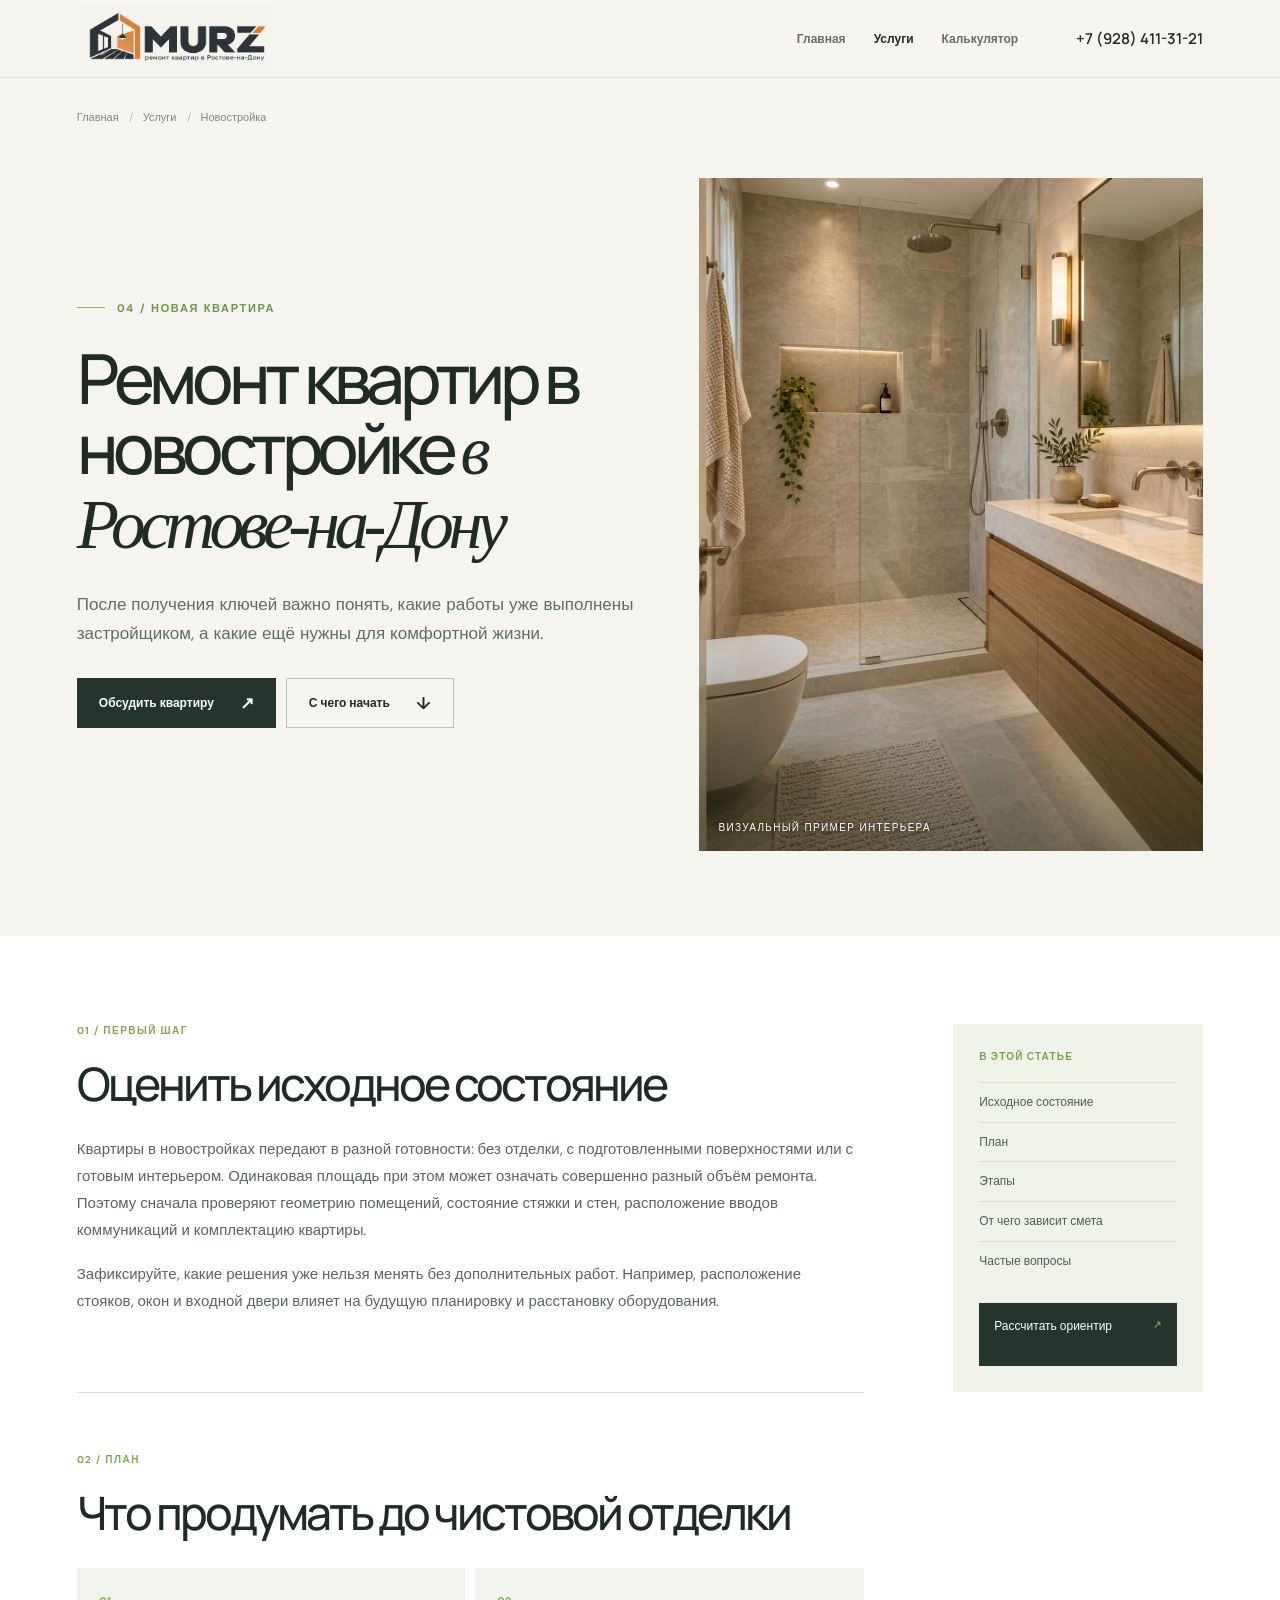
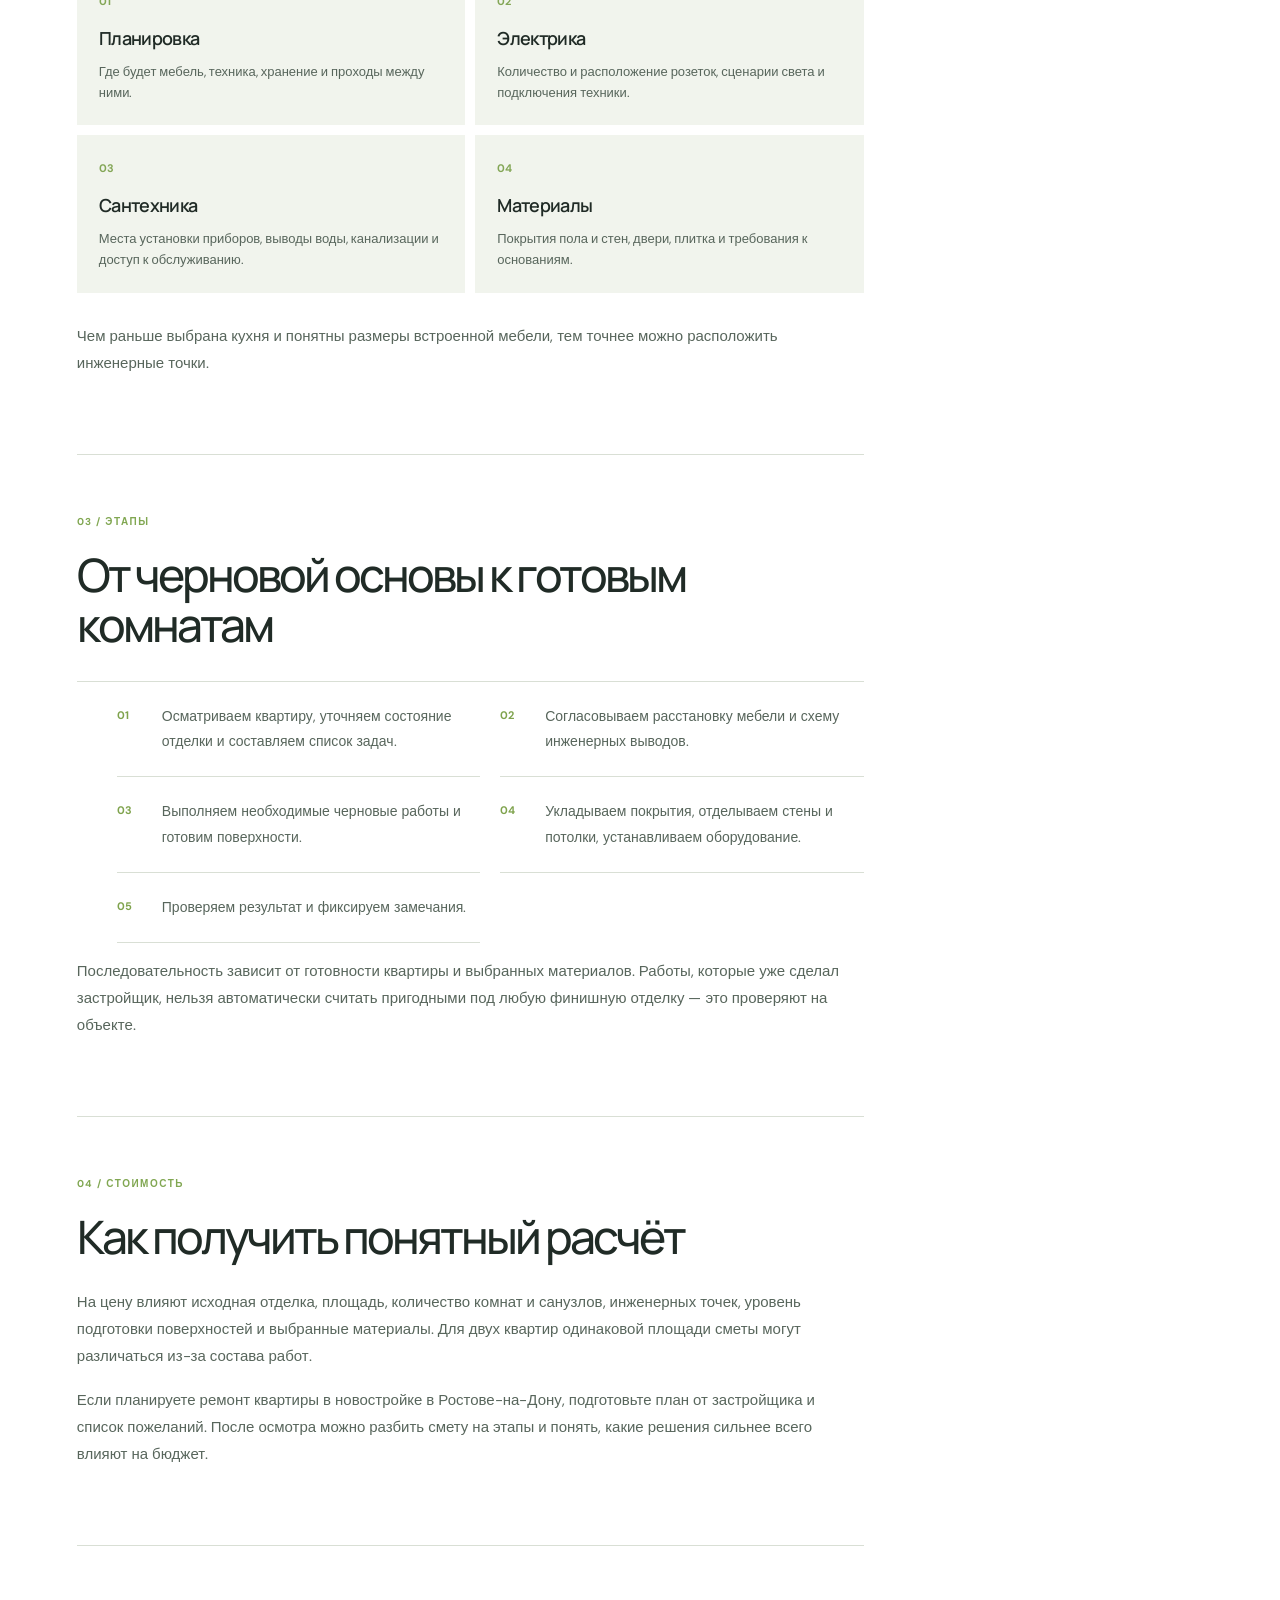
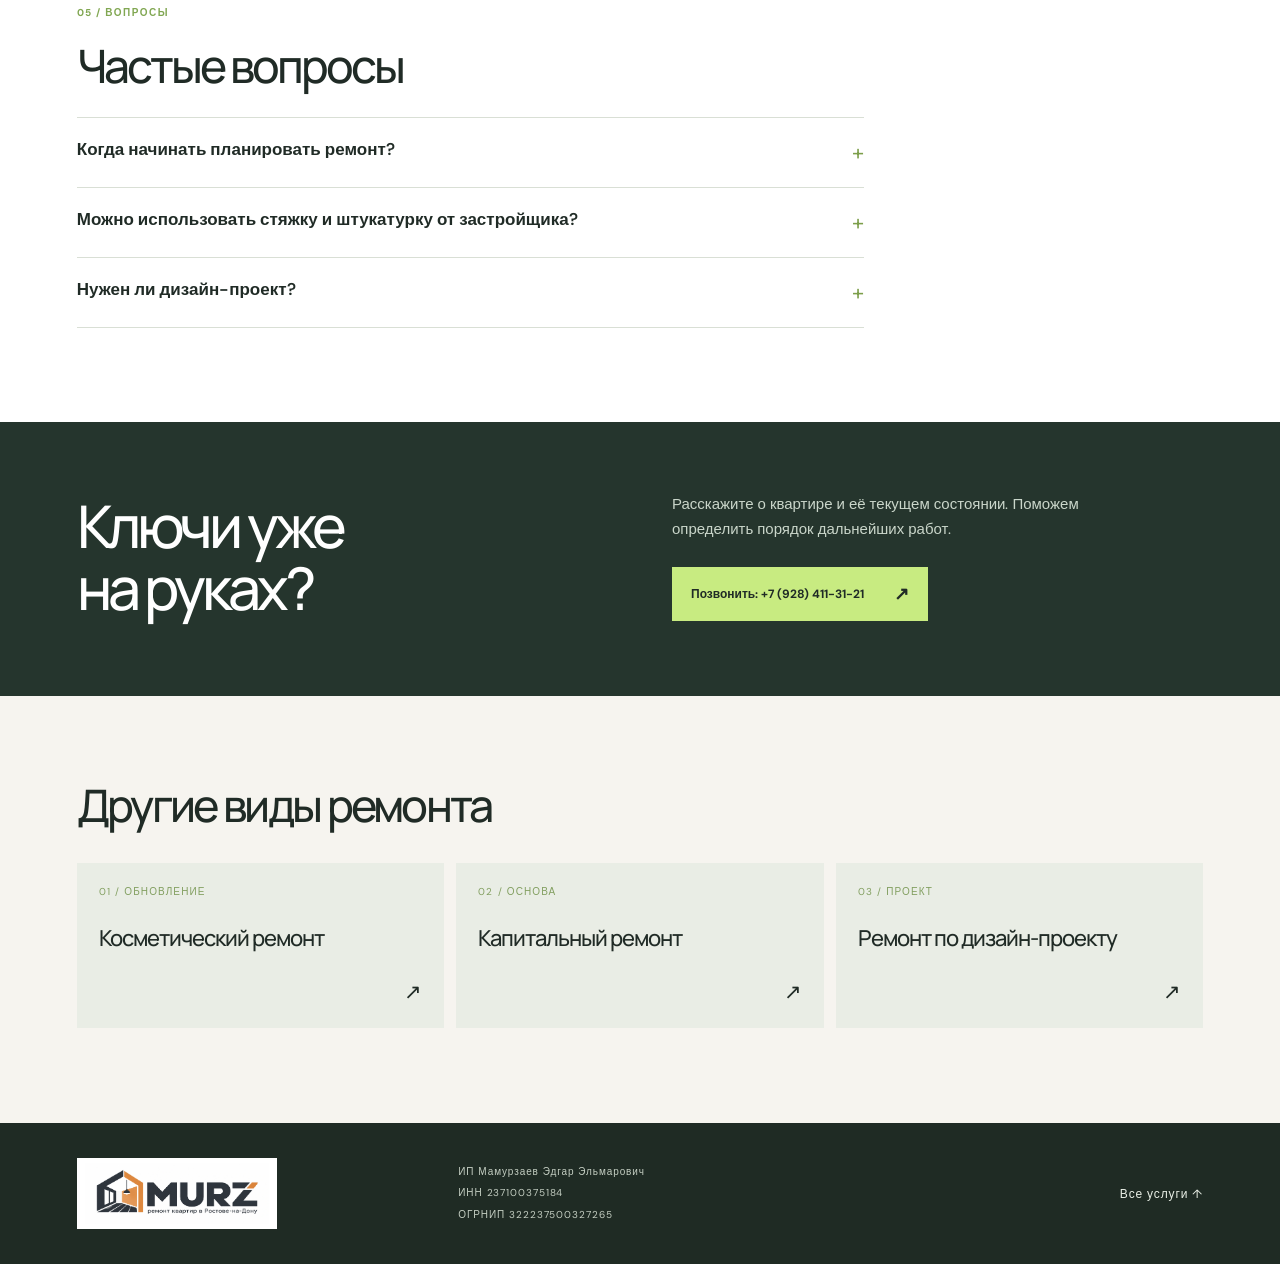
<file: services/remont-v-novostroyke.html>
<!doctype html>
<html lang="ru">
<head>
  <meta charset="utf-8"><meta name="viewport" content="width=device-width, initial-scale=1"><meta name="theme-color" content="#f6f4ef">
  <meta name="description" content="Ремонт квартир в новостройке в Ростове-на-Дону: с чего начать после получения ключей, какие работы предусмотреть и как формируется смета. MURZ.">
  <meta property="og:title" content="Ремонт квартир в новостройке в Ростове-на-Дону — MURZ"><meta property="og:description" content="Осмотр квартиры, план инженерии, черновые и чистовые работы в новостройке."><meta property="og:type" content="article">
  <title>Ремонт квартир в новостройке в Ростове-на-Дону — MURZ</title>
  <link rel="stylesheet" href="../fonts/fonts.css">
  <link rel="stylesheet" href="../styles.css"><link rel="stylesheet" href="../content.css"><link rel="stylesheet" href="../site.css"><link rel="stylesheet" href="article.css">
</head>
<body>
  <header class="article-topbar"><a class="brand brand-logo-link" href="../index.html" aria-label="MURZ — главная"><img class="brand-logo" src="../images/murz-logo.webp" alt="Логотип MURZ — ремонт квартир в Ростове-на-Дону" width="2172" height="724"></a><nav aria-label="Основная навигация"><a href="../index.html">Главная</a><a href="index.html" aria-current="page">Услуги</a><a href="../calculator/">Калькулятор</a></nav><a class="article-phone" href="tel:+79284113121">+7 (928) 411-31-21</a></header>
  <main>
    <div class="article-wrap"><nav class="breadcrumbs" aria-label="Хлебные крошки"><a href="../index.html">Главная</a><span aria-hidden="true">/</span><a href="index.html">Услуги</a><span aria-hidden="true">/</span><span>Новостройка</span></nav></div>
    <section class="article-wrap article-hero"><div><p class="article-kicker">04 / НОВАЯ КВАРТИРА</p><h1>Ремонт квартир в новостройке <em>в Ростове-на-Дону</em></h1><p class="article-lead">После получения ключей важно понять, какие работы уже выполнены застройщиком, а какие ещё нужны для комфортной жизни.</p><div class="article-hero-actions"><a href="tel:+79284113121">Обсудить квартиру <span aria-hidden="true">↗</span></a><a href="#scope">С чего начать <span aria-hidden="true">↓</span></a></div></div><div class="article-hero-visual"><img src="../images/murz-bathroom.webp" alt="Визуализация ванной комнаты в современной квартире"><span>ВИЗУАЛЬНЫЙ ПРИМЕР ИНТЕРЬЕРА</span></div></section>
    <div class="article-body"><div class="article-wrap article-content"><article class="article-prose">
      <section class="article-section" id="when"><span class="article-section-number">01 / ПЕРВЫЙ ШАГ</span><h2>Оценить исходное состояние</h2><p>Квартиры в новостройках передают в разной готовности: без отделки, с подготовленными поверхностями или с готовым интерьером. Одинаковая площадь при этом может означать совершенно разный объём ремонта. Поэтому сначала проверяют геометрию помещений, состояние стяжки и стен, расположение вводов коммуникаций и комплектацию квартиры.</p><p>Зафиксируйте, какие решения уже нельзя менять без дополнительных работ. Например, расположение стояков, окон и входной двери влияет на будущую планировку и расстановку оборудования.</p></section>
      <section class="article-section" id="scope"><span class="article-section-number">02 / ПЛАН</span><h2>Что продумать до чистовой отделки</h2><div class="info-grid"><div class="info-card"><span>01</span><h3>Планировка</h3><p>Где будет мебель, техника, хранение и проходы между ними.</p></div><div class="info-card"><span>02</span><h3>Электрика</h3><p>Количество и расположение розеток, сценарии света и подключения техники.</p></div><div class="info-card"><span>03</span><h3>Сантехника</h3><p>Места установки приборов, выводы воды, канализации и доступ к обслуживанию.</p></div><div class="info-card"><span>04</span><h3>Материалы</h3><p>Покрытия пола и стен, двери, плитка и требования к основаниям.</p></div></div><p>Чем раньше выбрана кухня и понятны размеры встроенной мебели, тем точнее можно расположить инженерные точки.</p></section>
      <section class="article-section" id="process"><span class="article-section-number">03 / ЭТАПЫ</span><h2>От черновой основы к готовым комнатам</h2><ol class="numbered-list"><li>Осматриваем квартиру, уточняем состояние отделки и составляем список задач.</li><li>Согласовываем расстановку мебели и схему инженерных выводов.</li><li>Выполняем необходимые черновые работы и готовим поверхности.</li><li>Укладываем покрытия, отделываем стены и потолки, устанавливаем оборудование.</li><li>Проверяем результат и фиксируем замечания.</li></ol><p>Последовательность зависит от готовности квартиры и выбранных материалов. Работы, которые уже сделал застройщик, нельзя автоматически считать пригодными под любую финишную отделку — это проверяют на объекте.</p></section>
      <section class="article-section" id="price"><span class="article-section-number">04 / СТОИМОСТЬ</span><h2>Как получить понятный расчёт</h2><p>На цену влияют исходная отделка, площадь, количество комнат и санузлов, инженерных точек, уровень подготовки поверхностей и выбранные материалы. Для двух квартир одинаковой площади сметы могут различаться из-за состава работ.</p><p>Если планируете ремонт квартиры в новостройке в Ростове-на-Дону, подготовьте план от застройщика и список пожеланий. После осмотра можно разбить смету на этапы и понять, какие решения сильнее всего влияют на бюджет.</p></section>
      <section class="article-section" id="faq"><span class="article-section-number">05 / ВОПРОСЫ</span><h2>Частые вопросы</h2><div class="faq-list"><details><summary>Когда начинать планировать ремонт?</summary><p>Расстановку мебели, кухню и инженерные точки полезно продумать ещё до черновых работ. Осмотр и точные обмеры проводят после получения доступа к квартире.</p></details><details><summary>Можно использовать стяжку и штукатурку от застройщика?</summary><p>Это зависит от их состояния и требований выбранных покрытий. Основания проверяют на объекте перед включением или исключением работ из сметы.</p></details><details><summary>Нужен ли дизайн-проект?</summary><p>Полный проект особенно полезен для сложной планировки и большого количества деталей. Для любого ремонта как минимум нужны согласованные размеры, расстановка мебели и схема инженерии.</p></details></div></section>
    </article><aside class="article-aside" aria-label="Содержание статьи"><span>В ЭТОЙ СТАТЬЕ</span><a href="#when">Исходное состояние</a><a href="#scope">План</a><a href="#process">Этапы</a><a href="#price">От чего зависит смета</a><a href="#faq">Частые вопросы</a><a class="aside-cta" href="../calculator/">Рассчитать ориентир <span aria-hidden="true">↗</span></a></aside></div></div>
    <section class="article-cta"><div class="article-wrap article-cta-inner"><h2>Ключи уже<br>на руках?</h2><div><p>Расскажите о квартире и её текущем состоянии. Поможем определить порядок дальнейших работ.</p><a href="tel:+79284113121">Позвонить: +7 (928) 411-31-21 <span aria-hidden="true">↗</span></a></div></div></section>
    <section class="article-wrap related-section"><h2>Другие виды ремонта</h2><div class="related-grid"><a href="kosmeticheskiy-remont.html"><span>01 / ОБНОВЛЕНИЕ</span><strong>Косметический ремонт</strong><i aria-hidden="true">↗</i></a><a href="kapitalnyy-remont.html"><span>02 / ОСНОВА</span><strong>Капитальный ремонт</strong><i aria-hidden="true">↗</i></a><a href="remont-po-dizayn-proektu.html"><span>03 / ПРОЕКТ</span><strong>Ремонт по дизайн-проекту</strong><i aria-hidden="true">↗</i></a></div></section>
  </main>
  <footer class="article-footer"><a class="brand brand-logo-link footer-logo-link" href="../index.html"><img class="brand-logo" src="../images/murz-logo.webp" alt="Логотип MURZ — ремонт квартир в Ростове-на-Дону" width="2172" height="724"></a><div class="footer-requisites"><span>ИП Мамурзаев Эдгар Эльмарович</span><span>ИНН 237100375184</span><span>ОГРНИП 322237500327265</span></div><a href="index.html">Все услуги ↑</a></footer>
  <script src="../cookie-consent.js?v=consent-gate-20261012" defer></script>
</body>
</html>
</file>
<file: fonts/fonts.css>
@font-face {

  font-family: 'Cormorant Garamond';
  font-style: italic;
  font-weight: 400;
  font-display: swap;
  src: url(./cormorant-garamond-cyrillic-ext.woff2) format('woff2');
  unicode-range: U+0460-052F, U+1C80-1C8A, U+20B4, U+2DE0-2DFF, U+A640-A69F, U+FE2E-FE2F;

}

@font-face {

  font-family: 'Cormorant Garamond';
  font-style: italic;
  font-weight: 400;
  font-display: swap;
  src: url(./cormorant-garamond-cyrillic.woff2) format('woff2');
  unicode-range: U+0301, U+0400-045F, U+0490-0491, U+04B0-04B1, U+2116;

}

@font-face {

  font-family: 'Cormorant Garamond';
  font-style: italic;
  font-weight: 400;
  font-display: swap;
  src: url(./cormorant-garamond-latin-ext.woff2) format('woff2');
  unicode-range: U+0100-02BA, U+02BD-02C5, U+02C7-02CC, U+02CE-02D7, U+02DD-02FF, U+0304, U+0308, U+0329, U+1D00-1DBF, U+1E00-1E9F, U+1EF2-1EFF, U+2020, U+20A0-20AB, U+20AD-20C4, U+2113, U+2C60-2C7F, U+A720-A7FF;

}

@font-face {

  font-family: 'Cormorant Garamond';
  font-style: italic;
  font-weight: 400;
  font-display: swap;
  src: url(./cormorant-garamond-latin.woff2) format('woff2');
  unicode-range: U+0000-00FF, U+0131, U+0152-0153, U+02BB-02BC, U+02C6, U+02DA, U+02DC, U+0304, U+0308, U+0329, U+2000-206F, U+20AC, U+2122, U+2191, U+2193, U+2212, U+2215, U+FEFF, U+FFFD;

}

@font-face {

  font-family: 'DM Sans';
  font-style: normal;
  font-weight: 400;
  font-display: swap;
  src: url(./dm-sans-latin-ext.woff2) format('woff2');
  unicode-range: U+0100-02BA, U+02BD-02C5, U+02C7-02CC, U+02CE-02D7, U+02DD-02FF, U+0304, U+0308, U+0329, U+1D00-1DBF, U+1E00-1E9F, U+1EF2-1EFF, U+2020, U+20A0-20AB, U+20AD-20C4, U+2113, U+2C60-2C7F, U+A720-A7FF;

}

@font-face {

  font-family: 'DM Sans';
  font-style: normal;
  font-weight: 400;
  font-display: swap;
  src: url(./dm-sans-latin.woff2) format('woff2');
  unicode-range: U+0000-00FF, U+0131, U+0152-0153, U+02BB-02BC, U+02C6, U+02DA, U+02DC, U+0304, U+0308, U+0329, U+2000-206F, U+20AC, U+2122, U+2191, U+2193, U+2212, U+2215, U+FEFF, U+FFFD;

}

@font-face {

  font-family: 'DM Sans';
  font-style: normal;
  font-weight: 500;
  font-display: swap;
  src: url(./dm-sans-latin-ext.woff2) format('woff2');
  unicode-range: U+0100-02BA, U+02BD-02C5, U+02C7-02CC, U+02CE-02D7, U+02DD-02FF, U+0304, U+0308, U+0329, U+1D00-1DBF, U+1E00-1E9F, U+1EF2-1EFF, U+2020, U+20A0-20AB, U+20AD-20C4, U+2113, U+2C60-2C7F, U+A720-A7FF;

}

@font-face {

  font-family: 'DM Sans';
  font-style: normal;
  font-weight: 500;
  font-display: swap;
  src: url(./dm-sans-latin.woff2) format('woff2');
  unicode-range: U+0000-00FF, U+0131, U+0152-0153, U+02BB-02BC, U+02C6, U+02DA, U+02DC, U+0304, U+0308, U+0329, U+2000-206F, U+20AC, U+2122, U+2191, U+2193, U+2212, U+2215, U+FEFF, U+FFFD;

}

@font-face {

  font-family: 'DM Sans';
  font-style: normal;
  font-weight: 600;
  font-display: swap;
  src: url(./dm-sans-latin-ext.woff2) format('woff2');
  unicode-range: U+0100-02BA, U+02BD-02C5, U+02C7-02CC, U+02CE-02D7, U+02DD-02FF, U+0304, U+0308, U+0329, U+1D00-1DBF, U+1E00-1E9F, U+1EF2-1EFF, U+2020, U+20A0-20AB, U+20AD-20C4, U+2113, U+2C60-2C7F, U+A720-A7FF;

}

@font-face {

  font-family: 'DM Sans';
  font-style: normal;
  font-weight: 600;
  font-display: swap;
  src: url(./dm-sans-latin.woff2) format('woff2');
  unicode-range: U+0000-00FF, U+0131, U+0152-0153, U+02BB-02BC, U+02C6, U+02DA, U+02DC, U+0304, U+0308, U+0329, U+2000-206F, U+20AC, U+2122, U+2191, U+2193, U+2212, U+2215, U+FEFF, U+FFFD;

}

@font-face {

  font-family: 'DM Sans';
  font-style: normal;
  font-weight: 700;
  font-display: swap;
  src: url(./dm-sans-latin-ext.woff2) format('woff2');
  unicode-range: U+0100-02BA, U+02BD-02C5, U+02C7-02CC, U+02CE-02D7, U+02DD-02FF, U+0304, U+0308, U+0329, U+1D00-1DBF, U+1E00-1E9F, U+1EF2-1EFF, U+2020, U+20A0-20AB, U+20AD-20C4, U+2113, U+2C60-2C7F, U+A720-A7FF;

}

@font-face {

  font-family: 'DM Sans';
  font-style: normal;
  font-weight: 700;
  font-display: swap;
  src: url(./dm-sans-latin.woff2) format('woff2');
  unicode-range: U+0000-00FF, U+0131, U+0152-0153, U+02BB-02BC, U+02C6, U+02DA, U+02DC, U+0304, U+0308, U+0329, U+2000-206F, U+20AC, U+2122, U+2191, U+2193, U+2212, U+2215, U+FEFF, U+FFFD;

}

@font-face {

  font-family: 'Manrope';
  font-style: normal;
  font-weight: 400;
  font-display: swap;
  src: url(./manrope-cyrillic-ext.woff2) format('woff2');
  unicode-range: U+0460-052F, U+1C80-1C8A, U+20B4, U+2DE0-2DFF, U+A640-A69F, U+FE2E-FE2F;

}

@font-face {

  font-family: 'Manrope';
  font-style: normal;
  font-weight: 400;
  font-display: swap;
  src: url(./manrope-cyrillic.woff2) format('woff2');
  unicode-range: U+0301, U+0400-045F, U+0490-0491, U+04B0-04B1, U+2116;

}

@font-face {

  font-family: 'Manrope';
  font-style: normal;
  font-weight: 400;
  font-display: swap;
  src: url(./manrope-latin-ext.woff2) format('woff2');
  unicode-range: U+0100-02BA, U+02BD-02C5, U+02C7-02CC, U+02CE-02D7, U+02DD-02FF, U+0304, U+0308, U+0329, U+1D00-1DBF, U+1E00-1E9F, U+1EF2-1EFF, U+2020, U+20A0-20AB, U+20AD-20C4, U+2113, U+2C60-2C7F, U+A720-A7FF;

}

@font-face {

  font-family: 'Manrope';
  font-style: normal;
  font-weight: 400;
  font-display: swap;
  src: url(./manrope-latin.woff2) format('woff2');
  unicode-range: U+0000-00FF, U+0131, U+0152-0153, U+02BB-02BC, U+02C6, U+02DA, U+02DC, U+0304, U+0308, U+0329, U+2000-206F, U+20AC, U+2122, U+2191, U+2193, U+2212, U+2215, U+FEFF, U+FFFD;

}

@font-face {

  font-family: 'Manrope';
  font-style: normal;
  font-weight: 500;
  font-display: swap;
  src: url(./manrope-cyrillic-ext.woff2) format('woff2');
  unicode-range: U+0460-052F, U+1C80-1C8A, U+20B4, U+2DE0-2DFF, U+A640-A69F, U+FE2E-FE2F;

}

@font-face {

  font-family: 'Manrope';
  font-style: normal;
  font-weight: 500;
  font-display: swap;
  src: url(./manrope-cyrillic.woff2) format('woff2');
  unicode-range: U+0301, U+0400-045F, U+0490-0491, U+04B0-04B1, U+2116;

}

@font-face {

  font-family: 'Manrope';
  font-style: normal;
  font-weight: 500;
  font-display: swap;
  src: url(./manrope-latin-ext.woff2) format('woff2');
  unicode-range: U+0100-02BA, U+02BD-02C5, U+02C7-02CC, U+02CE-02D7, U+02DD-02FF, U+0304, U+0308, U+0329, U+1D00-1DBF, U+1E00-1E9F, U+1EF2-1EFF, U+2020, U+20A0-20AB, U+20AD-20C4, U+2113, U+2C60-2C7F, U+A720-A7FF;

}

@font-face {

  font-family: 'Manrope';
  font-style: normal;
  font-weight: 500;
  font-display: swap;
  src: url(./manrope-latin.woff2) format('woff2');
  unicode-range: U+0000-00FF, U+0131, U+0152-0153, U+02BB-02BC, U+02C6, U+02DA, U+02DC, U+0304, U+0308, U+0329, U+2000-206F, U+20AC, U+2122, U+2191, U+2193, U+2212, U+2215, U+FEFF, U+FFFD;

}

@font-face {

  font-family: 'Manrope';
  font-style: normal;
  font-weight: 600;
  font-display: swap;
  src: url(./manrope-cyrillic-ext.woff2) format('woff2');
  unicode-range: U+0460-052F, U+1C80-1C8A, U+20B4, U+2DE0-2DFF, U+A640-A69F, U+FE2E-FE2F;

}

@font-face {

  font-family: 'Manrope';
  font-style: normal;
  font-weight: 600;
  font-display: swap;
  src: url(./manrope-cyrillic.woff2) format('woff2');
  unicode-range: U+0301, U+0400-045F, U+0490-0491, U+04B0-04B1, U+2116;

}

@font-face {

  font-family: 'Manrope';
  font-style: normal;
  font-weight: 600;
  font-display: swap;
  src: url(./manrope-latin-ext.woff2) format('woff2');
  unicode-range: U+0100-02BA, U+02BD-02C5, U+02C7-02CC, U+02CE-02D7, U+02DD-02FF, U+0304, U+0308, U+0329, U+1D00-1DBF, U+1E00-1E9F, U+1EF2-1EFF, U+2020, U+20A0-20AB, U+20AD-20C4, U+2113, U+2C60-2C7F, U+A720-A7FF;

}

@font-face {

  font-family: 'Manrope';
  font-style: normal;
  font-weight: 600;
  font-display: swap;
  src: url(./manrope-latin.woff2) format('woff2');
  unicode-range: U+0000-00FF, U+0131, U+0152-0153, U+02BB-02BC, U+02C6, U+02DA, U+02DC, U+0304, U+0308, U+0329, U+2000-206F, U+20AC, U+2122, U+2191, U+2193, U+2212, U+2215, U+FEFF, U+FFFD;

}

@font-face {

  font-family: 'Manrope';
  font-style: normal;
  font-weight: 700;
  font-display: swap;
  src: url(./manrope-cyrillic-ext.woff2) format('woff2');
  unicode-range: U+0460-052F, U+1C80-1C8A, U+20B4, U+2DE0-2DFF, U+A640-A69F, U+FE2E-FE2F;

}

@font-face {

  font-family: 'Manrope';
  font-style: normal;
  font-weight: 700;
  font-display: swap;
  src: url(./manrope-cyrillic.woff2) format('woff2');
  unicode-range: U+0301, U+0400-045F, U+0490-0491, U+04B0-04B1, U+2116;

}

@font-face {

  font-family: 'Manrope';
  font-style: normal;
  font-weight: 700;
  font-display: swap;
  src: url(./manrope-latin-ext.woff2) format('woff2');
  unicode-range: U+0100-02BA, U+02BD-02C5, U+02C7-02CC, U+02CE-02D7, U+02DD-02FF, U+0304, U+0308, U+0329, U+1D00-1DBF, U+1E00-1E9F, U+1EF2-1EFF, U+2020, U+20A0-20AB, U+20AD-20C4, U+2113, U+2C60-2C7F, U+A720-A7FF;

}

@font-face {

  font-family: 'Manrope';
  font-style: normal;
  font-weight: 700;
  font-display: swap;
  src: url(./manrope-latin.woff2) format('woff2');
  unicode-range: U+0000-00FF, U+0131, U+0152-0153, U+02BB-02BC, U+02C6, U+02DA, U+02DC, U+0304, U+0308, U+0329, U+2000-206F, U+20AC, U+2122, U+2191, U+2193, U+2212, U+2215, U+FEFF, U+FFFD;

}

@font-face {

  font-family: 'Manrope';
  font-style: normal;
  font-weight: 800;
  font-display: swap;
  src: url(./manrope-cyrillic-ext.woff2) format('woff2');
  unicode-range: U+0460-052F, U+1C80-1C8A, U+20B4, U+2DE0-2DFF, U+A640-A69F, U+FE2E-FE2F;

}

@font-face {

  font-family: 'Manrope';
  font-style: normal;
  font-weight: 800;
  font-display: swap;
  src: url(./manrope-cyrillic.woff2) format('woff2');
  unicode-range: U+0301, U+0400-045F, U+0490-0491, U+04B0-04B1, U+2116;

}

@font-face {

  font-family: 'Manrope';
  font-style: normal;
  font-weight: 800;
  font-display: swap;
  src: url(./manrope-latin-ext.woff2) format('woff2');
  unicode-range: U+0100-02BA, U+02BD-02C5, U+02C7-02CC, U+02CE-02D7, U+02DD-02FF, U+0304, U+0308, U+0329, U+1D00-1DBF, U+1E00-1E9F, U+1EF2-1EFF, U+2020, U+20A0-20AB, U+20AD-20C4, U+2113, U+2C60-2C7F, U+A720-A7FF;

}

@font-face {

  font-family: 'Manrope';
  font-style: normal;
  font-weight: 800;
  font-display: swap;
  src: url(./manrope-latin.woff2) format('woff2');
  unicode-range: U+0000-00FF, U+0131, U+0152-0153, U+02BB-02BC, U+02C6, U+02DA, U+02DC, U+0304, U+0308, U+0329, U+2000-206F, U+20AC, U+2122, U+2191, U+2193, U+2212, U+2215, U+FEFF, U+FFFD;

}
@font-face {
  font-family: 'Playfair Display';
  font-style: normal;
  font-weight: 400;
  font-display: swap;
  src: url(./playfair-display-cyrillic.woff2) format('woff2');
  unicode-range: U+0301, U+0400-045F, U+0490-0491, U+04B0-04B1, U+2116;
}

@font-face {
  font-family: 'Playfair Display';
  font-style: normal;
  font-weight: 400;
  font-display: swap;
  src: url(./playfair-display-latin.woff2) format('woff2');
  unicode-range: U+0000-00FF, U+0131, U+0152-0153, U+02BB-02BC, U+02C6, U+02DA, U+02DC, U+0304, U+0308, U+0329, U+2000-206F, U+20AC, U+2122, U+2191, U+2193, U+2212, U+2215, U+FEFF, U+FFFD;
}
</file>
<file: style.css>
:root {
  --wine: #612333;
  --wine-dark: #35171f;
  --coal: #24211f;
  --coal-light: #393532;
  --tile: #f0ece6;
  --paper: #faf8f4;
  --muted: #77716d;
  --line: #d7d0c8;
  --gold: #b79778;
  --serif: 'Cormorant Garamond', Georgia, serif;
  --didot: Didot, 'Bodoni MT', 'Bodoni 72', 'Cormorant Garamond', Georgia, serif;
}

* { box-sizing: border-box; }
html { scroll-behavior: smooth; scroll-padding-top: 76px; }
body { margin: 0; background: var(--paper); color: var(--coal); font: 400 15px/1.6 'DM Sans', Arial, sans-serif; -webkit-font-smoothing: antialiased; }
body.menu-open { overflow: hidden; }
a { color: inherit; text-decoration: none; }
button, input { font: inherit; }
img { display: block; width: 100%; object-fit: cover; }
.page-section { scroll-margin-top: 75px; }
.page-section[hidden] { display: none !important; }

.masthead { position: sticky; z-index: 50; top: 0; display: flex; min-height: 72px; align-items: center; gap: clamp(18px, 3vw, 50px); padding: 0 clamp(22px, 6vw, 96px); background: var(--paper); border-bottom: 1px solid #24211f14; }
.brand { flex: 0 0 auto; font: 700 29px/1 'Manrope', Arial, sans-serif; letter-spacing: -.095em; }
.brand span { color: var(--wine); }
.masthead-city { margin-left: clamp(10px, 2vw, 30px); color: var(--muted); font-size: 9px; letter-spacing: .15em; white-space: nowrap; }
.desktop-nav { display: flex; align-items: center; gap: clamp(15px, 2.1vw, 32px); margin: 0 auto; }
.desktop-nav a { color: #57514d; font-size: 10px; transition: color .2s; }
.desktop-nav a:hover, .desktop-nav a:focus-visible { color: var(--wine); }
.masthead-call { color: var(--wine); font: 500 13px 'Manrope', Arial, sans-serif; white-space: nowrap; }
.menu-trigger { position: relative; display: grid; flex: 0 0 auto; width: 43px; height: 43px; place-content: center; gap: 5px; border: 1px solid #24211f5c; border-radius: 50%; background: transparent; cursor: pointer; transition: background .2s, color .2s; }
.menu-trigger span { display: block; width: 15px; height: 1px; background: var(--coal); transition: transform .25s; }
.menu-trigger:hover { background: var(--wine); border-color: var(--wine); }
.menu-trigger:hover span { background: var(--paper); }
body.menu-open .menu-trigger { border-color: var(--paper); }
body.menu-open .menu-trigger span { background: var(--paper); }
body.menu-open .menu-trigger span:first-child { transform: translateY(3px) rotate(45deg); }
body.menu-open .menu-trigger span:last-child { transform: translateY(-3px) rotate(-45deg); }

.menu-panel { position: fixed; z-index: 45; inset: 0; display: grid; place-items: center; overflow: auto; background: var(--coal); color: var(--paper); opacity: 0; visibility: hidden; transform: translateY(-10px); transition: opacity .25s, visibility .25s, transform .25s; }
body.menu-open .menu-panel { opacity: 1; visibility: visible; transform: none; }
.menu-panel-inner { display: grid; width: min(980px, calc(100% - 44px)); grid-template-columns: repeat(2, minmax(0, 1fr)); column-gap: clamp(35px, 6vw, 90px); padding: 92px 0 42px; }
.menu-panel .eyebrow { grid-column: 1 / -1; margin: 0 0 24px; color: #c8b4a8; }
.menu-panel-inner > a:not(.menu-phone) { display: flex; align-items: baseline; gap: 18px; padding: 12px 0; border-bottom: 1px solid #ffffff26; font: 400 clamp(22px, 2.7vw, 34px)/1.25 var(--serif); transition: color .2s; }
.menu-panel-inner > a:not(.menu-phone):hover { color: #d3ad9b; }
.menu-panel-inner > a > span { color: #c09a83; font: 400 10px 'DM Sans', sans-serif; }
.menu-phone { display: flex; grid-column: 1 / -1; justify-content: space-between; margin-top: 31px; color: #d4b9a6; font-size: 13px; }

.cover { position: relative; display: flex; min-height: min(900px, calc(100svh - 72px)); min-height: max(690px, calc(100svh - 72px)); align-items: center; overflow: hidden; isolation: isolate; background: var(--coal); color: var(--paper); }
.cover-image { position: absolute; z-index: -2; inset: 0; background: url('images/murz-burgundy-desktop.jpg') center 48%/cover no-repeat; filter: brightness(.72) saturate(.86) sepia(.08); }
.cover-overlay { position: absolute; z-index: -1; inset: 0; background: linear-gradient(90deg, #34251b9e 0%, #34251b5c 42%, #49331d24 78%, #49331d1a 100%), linear-gradient(0deg, #2b20187a 0%, transparent 38%, #3927192e 100%); }
.cover-content { width: min(1140px, 85vw); padding: clamp(75px, 11vh, 130px) 0 115px clamp(28px, 9.3vw, 150px); }
.cover-kicker { display: flex; align-items: center; gap: 13px; margin: 0; color: #e2d7cb; font-size: 9px; letter-spacing: .19em; }
.cover-kicker span { width: 35px; height: 1px; background: #c89c83; }
.cover h1 { margin: clamp(42px, 8vh, 82px) 0 0; font-weight: 400; }
.cover h1 > span { display: block; color: #f8f4ef; font: 500 clamp(125px, 21vw, 300px)/.76 var(--didot); letter-spacing: -.075em; }
.cover h1 > em { display: block; margin: 27px 0 0 12px; color: #eadbd1; font: 400 clamp(34px, 5.4vw, 76px)/.95 var(--didot); letter-spacing: -.035em; }
.cover h1 i { color: #c89b83; font-weight: 400; }
.cover-summary { display: grid; width: min(650px, 78%); grid-template-columns: 1fr 1fr; gap: 28px; margin: 38px 0 0 13px; padding-top: 22px; border-top: 1px solid #f4ece330; }
.cover-summary p { margin: 0; color: #f1e9e2; font-size: 12px; line-height: 1.7; }
.cover-actions { display: flex; align-items: center; gap: 30px; margin: 32px 0 0 13px; }
.button { display: inline-flex; min-height: 53px; align-items: center; gap: 12px; padding: 6px 21px 6px 7px; font-size: 11px; transition: transform .2s, background .2s; }
.button:hover { transform: translateY(-2px); }
.button-cream { background: var(--paper); color: var(--coal); }
.phone-mark { display: grid; width: 39px; height: 39px; place-items: center; border-radius: 50%; background: var(--wine); color: var(--paper); font-size: 15px; }
.cover-scroll { display: flex; align-items: center; gap: 17px; color: #e6dbd2; font-size: 8px; letter-spacing: .15em; }
.cover-scroll span { color: #d1a78f; font-size: 17px; }
.cover-side { position: absolute; right: clamp(25px, 5.4vw, 85px); bottom: 30px; display: flex; align-items: center; gap: 13px; color: #ece2d9; font-size: 8px; letter-spacing: .14em; writing-mode: vertical-rl; }
.cover-side i { width: 1px; height: 43px; background: #bd987e; }
.cover-index { position: absolute; right: clamp(26px, 5.5vw, 90px); top: 38px; color: #f3e9df; font: 400 11px 'Manrope', sans-serif; letter-spacing: .12em; }
.cover-index span { margin: 0 8px; color: #c49a81; }


.section-meta { display: flex; justify-content: space-between; margin-bottom: 78px; color: #8b8179; font-size: 8px; letter-spacing: .17em; }
.section-meta span:first-child { color: var(--wine); }
.philosophy { padding: 105px clamp(24px, 9.5vw, 154px) 54px; background: var(--paper); }
.philosophy-layout { display: grid; grid-template-columns: 1.2fr .8fr; gap: clamp(40px, 10vw, 155px); align-items: start; }
.philosophy h2, .section-title-row h2, .estimate-content h2, .services-intro h2, .materials-content h2 { margin: 0; font: 400 clamp(54px, 7.2vw, 105px)/.91 'Manrope', Arial, sans-serif; letter-spacing: -.08em; }
.philosophy h2 em, .section-title-row h2 em, .estimate-content h2 em, .services-intro h2 em, .materials-content h2 em, .contact-band em { color: var(--wine); font: 400 1.03em/.85 var(--serif); letter-spacing: -.03em; }
.philosophy-copy { max-width: 440px; padding-top: 12px; color: #68625d; font-size: 13px; line-height: 1.85; }
.philosophy-copy .lead, .lead { margin: 0 0 20px; color: var(--coal); font: 400 19px/1.55 var(--serif); }
.underlined-link { display: inline-flex; align-items: center; gap: 32px; margin-top: 17px; padding-bottom: 8px; border-bottom: 1px solid #756d66; color: var(--coal); font-size: 10px; }
.underlined-link span { color: var(--wine); font-size: 14px; }
.philosophy-points { display: grid; grid-template-columns: repeat(4, 1fr); margin-top: 88px; border-top: 1px solid var(--line); border-bottom: 1px solid var(--line); }
.philosophy-points article { min-height: 203px; padding: 20px clamp(14px, 2vw, 30px) 25px; border-right: 1px solid var(--line); }
.philosophy-points article:first-child { padding-left: 0; }
.philosophy-points article:last-child { border: 0; }
.philosophy-points article > span { color: var(--wine); font-size: 9px; }
.philosophy-points h3 { margin: 35px 0 9px; font: 500 17px/1.2 'Manrope', sans-serif; letter-spacing: -.035em; }
.philosophy-points p { max-width: 220px; margin: 0; color: #77716b; font-size: 10px; line-height: 1.7; }
.section-signature { display: flex; justify-content: space-between; margin-top: 32px; color: #948b83; font-size: 8px; letter-spacing: .15em; }
.section-signature span:first-child { color: var(--wine); font: 600 19px 'Manrope', sans-serif; letter-spacing: -.08em; }

.portfolio { padding: 103px clamp(24px, 9.5vw, 154px) 88px; background: var(--coal); color: var(--paper); }
.portfolio .section-meta { color: #b4aaa2; }
.portfolio .section-meta span:first-child { color: #d0a78e; }
.portfolio-title { margin: 0 0 36px; padding: 0; }
.portfolio-title h2 { margin: 0; font: 400 clamp(44px, 6vw, 78px)/1 'Manrope', Arial, sans-serif; letter-spacing: -.065em; }
.section-title-row { display: grid; grid-template-columns: 1.05fr .65fr; gap: 70px; align-items: end; margin-bottom: 57px; }
.section-title-row p { max-width: 390px; margin: 0 0 7px; color: #7c756f; font-size: 12px; line-height: 1.8; }
.portfolio .section-title-row p { color: #c1b8b0; }
.portfolio .section-title-row h2 em, .services .services-intro h2 em { color: #c69c84; }
.portfolio-group { border-top: 1px solid #ffffff32; }
.portfolio-heading { display: flex; align-items: center; justify-content: space-between; padding: 22px 0 24px; }
.portfolio-controls { justify-content: flex-end; }
.eyebrow, .portfolio-heading .eyebrow { color: #9a8f87; font-size: 8px; letter-spacing: .17em; }
.portfolio-heading h3 { margin: 8px 0 0; font: 400 31px/1 var(--serif); }
.reel-tools { display: flex; gap: 8px; }
.reel-tools button { display: grid; width: 42px; height: 42px; place-items: center; border: 1px solid #ffffff73; border-radius: 50%; background: transparent; color: white; cursor: pointer; transition: background .2s, color .2s; }
.reel-tools button:hover { background: var(--paper); color: var(--coal); }
.portfolio-reel { display: flex; gap: 23px; overflow-x: auto; overscroll-behavior-inline: contain; padding-bottom: 23px; scroll-snap-type: x mandatory; scrollbar-width: thin; scrollbar-color: #ab8a75 #ffffff20; }
.portfolio-card { flex: 0 0 100%; min-width: 0; scroll-snap-align: start; }
.portfolio-photo { position: relative; height: clamp(270px, 32vw, 465px); overflow: hidden; background: #413a34; }
.portfolio-placeholder { display: grid; place-items: center; border: 1px solid #c4a08a55; background: radial-gradient(ellipse at 50% 45%, #514138 0%, #342a26 48%, #25211f 100%); }
.portfolio-placeholder::before { position: absolute; inset: 18px; border: 1px solid #c4a08a52; content: ''; }
.portfolio-placeholder::after { inset: 0; background: linear-gradient(135deg, transparent 45%, #d3ad8b12 100%); }
.portfolio-placeholder > span { inset: auto; color: #dfc6b1; font-size: 12px; letter-spacing: .18em; text-transform: uppercase; }
.portfolio-photo img { height: 100%; transition: transform .6s cubic-bezier(.2,.7,.2,1); }
.portfolio-card:hover .portfolio-photo img { transform: scale(1.035); }
.portfolio-photo::after { position: absolute; inset: 40% 0 0; background: linear-gradient(transparent, #18151386); content: ''; }
.projects { padding: clamp(70px, 8vw, 140px) clamp(24px, 7vw, 130px); background: #211c1b; color: #f1e9e2; }
.projects-heading span, .project-dialog-head span { color: #d0a78e; font-size: 10px; letter-spacing: .18em; }
.projects-heading h2 { margin: 20px 0; font-size: clamp(44px, 7vw, 100px); font-weight: 400; letter-spacing: -.05em; }
.projects-heading p { color: #c9bcb3; margin-bottom: 36px; }
.project-cards { display: grid; grid-template-columns: repeat(2, minmax(0, 1fr)); gap: 20px; }
.project-cards .project-card { width: 100%; height: clamp(300px, 31vw, 460px); }
@media (max-width: 760px) { .project-cards { grid-template-columns: 1fr; gap: 16px; } .project-cards .project-card { height: clamp(280px, 85vw, 400px); } }
.project-card { position: relative; display: block; width: min(100%, 900px); height: clamp(300px, 42vw, 560px); padding: 0; overflow: hidden; border: 0; text-align: left; cursor: pointer; background: #171313; color: white; }
.project-card img { width: 100%; height: 100%; object-fit: cover; transition: transform .5s; }
.project-card:hover img { transform: scale(1.035); }
.project-card::after { position: absolute; inset: 25% 0 0; background: linear-gradient(transparent, #120d0ce0); content: ''; }
.project-card-caption { position: absolute; z-index: 1; bottom: 30px; left: 30px; display: grid; gap: 12px; }
.project-card-caption span, .project-card-caption small { color: #e4c58c; font-size: 10px; letter-spacing: .14em; }
.project-card-caption strong { font-size: clamp(27px, 3vw, 46px); font-weight: 400; }
.project-dialog, .project-lightbox { position: fixed; max-width: none; max-height: none; border: 0; color: #f1e9e2; background: #211c1b; }
.project-dialog { inset: 0; width: 100%; height: 100%; padding: clamp(24px, 5vw, 80px); overflow: auto; }
.project-dialog::backdrop, .project-lightbox::backdrop { background: #000c; }
.project-dialog-head { display: flex; justify-content: space-between; align-items: start; gap: 20px; margin-bottom: 35px; }
.project-dialog-head h2 { margin: 14px 0 0; font-size: clamp(32px, 4vw, 60px); font-weight: 400; }
.project-close, .lightbox-close, .lightbox-prev, .lightbox-next { border: 1px solid #b88a66; background: #211c1bd9; color: #e4c58c; cursor: pointer; font-size: 28px; width: 48px; height: 48px; }
.project-grid { display: grid; grid-template-columns: repeat(4, minmax(0, 1fr)); gap: 12px; }
.project-grid button { padding: 0; aspect-ratio: 1; overflow: hidden; border: 0; background: #171313; cursor: pointer; }
.project-grid img { width: 100%; height: 100%; object-fit: cover; transition: transform .3s; }
.project-grid button:hover img { transform: scale(1.05); }
.project-lightbox { inset: 0; width: 100%; height: 100%; padding: 70px 80px; overflow: hidden; background: #100d0df7; }
.project-lightbox img { width: 100%; height: 100%; object-fit: contain; }
.lightbox-close, .lightbox-prev, .lightbox-next { position: absolute; z-index: 1; }
.lightbox-close { top: 20px; right: 24px; }.lightbox-prev { left: 20px; top: calc(50% - 24px); }.lightbox-next { right: 20px; top: calc(50% - 24px); }
.lightbox-counter { position: absolute; bottom: 25px; left: 50%; transform: translateX(-50%); color: #e4c58c; font-size: 12px; letter-spacing: .12em; }
@media (max-width: 760px) { .project-grid { grid-template-columns: repeat(2, minmax(0, 1fr)); gap: 7px; } .project-lightbox { padding: 70px 8px; } .lightbox-prev { left: 8px; } .lightbox-next { right: 8px; } .lightbox-close, .lightbox-prev, .lightbox-next { width: 44px; height: 44px; border: 0; background: transparent; text-shadow: 0 1px 5px #000; } }
.portfolio-photo > span { position: absolute; z-index: 1; bottom: 15px; left: 16px; color: #fff8f1; font-size: 8px; letter-spacing: .13em; }
.one-room-gallery { gap: 0; padding-bottom: 0; scrollbar-width: none; }
.one-room-gallery::-webkit-scrollbar { display: none; }
.one-room-gallery .portfolio-photo { --one-room-photo-height: clamp(380px, 34vw, 520px); display: grid; height: var(--one-room-photo-height); place-items: center; overflow: hidden; isolation: isolate; background: #151210; border: 1px solid #ffffff14; }
.one-room-gallery .portfolio-photo::after { z-index: 1; inset: 56% 0 0; background: linear-gradient(transparent, #120f0d82); }
.one-room-gallery .portfolio-photo img { position: relative; z-index: 1; width: auto; max-width: 100%; height: auto; max-height: var(--one-room-photo-height); object-fit: contain; box-shadow: 0 0 42px #08060566; }
.one-room-gallery .portfolio-photo > span { z-index: 2; bottom: 22px; left: 24px; color: #f3dfcd; }
.one-room-collage { position: relative; display: grid; height: clamp(300px, 29vw, 420px); grid-template-columns: repeat(4, minmax(0, 1fr)); gap: 6px; padding: 6px; overflow: hidden; background: #151210; border: 1px solid #ffffff14; }
.one-room-collage img { height: 100%; object-fit: cover; }
#portfolio-one-room-premium .one-room-collage::after { display: none; }
#portfolio-one-room-premium .premium-collage { grid-template-columns: 1fr 1fr 2fr; }
#portfolio-one-room-premium .premium-collage img:last-child { object-fit: contain; background: #151210; }
.one-room-collage::after { position: absolute; right: 15px; bottom: 14px; padding: 5px 7px; background: #16110ed9; color: #f3dfcd; content: 'КВАРТИРА · 01'; font-size: 8px; letter-spacing: .13em; }
.one-room-duo { position: relative; display: grid; height: clamp(300px, 29vw, 420px); grid-template-columns: minmax(220px, 34%) minmax(0, 1fr); gap: 6px; padding: 6px; overflow: hidden; background: #151210; border: 1px solid #ffffff14; }
.one-room-duo > div { display: grid; min-width: 0; overflow: hidden; place-items: center; background: #0e0c0b; }
.one-room-duo img { width: 100%; height: 100%; object-fit: contain; }
.one-room-duo::after { position: absolute; right: 15px; bottom: 14px; padding: 5px 7px; background: #16110ed9; color: #f3dfcd; content: 'КВАРТИРА · 02'; font-size: 8px; letter-spacing: .13em; }
.portfolio-caption.one-room-caption { display: grid; grid-template-columns: minmax(0, 1fr) auto auto; gap: clamp(24px, 5vw, 75px); padding-top: 24px; border-top: 1px solid #ffffff24; }
.gallery-status { display: flex; align-items: center; gap: 11px; align-self: center; color: #d0a78e; font: 400 11px/1 'Manrope', sans-serif; letter-spacing: .12em; }
.gallery-status i { display: block; width: clamp(38px, 5vw, 78px); height: 1px; background: #ffffff4d; }
.gallery-status span:last-child { color: #8e8580; }
.one-room-price { display: flex; align-items: flex-end; flex-direction: column; gap: 8px; }
.one-room-price small { color: #a79d95; font-size: 7px; letter-spacing: .16em; }
.one-room-price strong { display: block; }
#portfolio-rooms .portfolio-reel { padding-bottom: 0; scrollbar-width: none; }
#portfolio-rooms .portfolio-reel::-webkit-scrollbar { display: none; }
#portfolio-rooms .portfolio-photo { height: clamp(360px, 42vw, 600px); background: #1b1816; }
#portfolio-rooms .portfolio-photo img { object-fit: contain; }
#portfolio-rooms .portfolio-photo::after { display: none; }
.portfolio-caption { display: flex; align-items: end; justify-content: space-between; gap: 14px; padding-top: 19px; }
.portfolio-caption > div > span { color: #c4a08a; font-size: 8px; letter-spacing: .11em; }
.portfolio-caption h4 { margin: 7px 0 0; font: 400 23px/1.15 var(--serif); }
.portfolio-caption strong { color: #f7efe8; font: 400 clamp(20px, 2.4vw, 31px)/1 'Manrope', sans-serif; letter-spacing: -.055em; white-space: nowrap; }
.portfolio-note { margin: 5px 0 0; color: #aaa19a; font-size: 9px; }
.disclaimer { margin: 22px 0 0; color: #7b746e; font-size: 9px; line-height: 1.7; }
.portfolio .disclaimer { color: #a49b93; }

.estimate { display: grid; min-height: 720px; grid-template-columns: 1fr 1fr; background: #24201e; color: #f6eee7; }
.estimate-intro { display: flex; flex-direction: column; justify-content: center; padding: 90px clamp(27px, 7vw, 105px); background: #3a2025; }
.estimate-eyebrow { margin: 0 0 32px; color: #cba583; font-size: 9px; letter-spacing: .17em; }
.estimate-intro h2 { margin: 0; font: 400 clamp(48px, 6vw, 80px)/1 'Manrope', sans-serif; letter-spacing: -.065em; }
.estimate-design-price { margin: 32px 0 70px; color: #dfb587; font: 400 clamp(45px, 5vw, 70px)/1 'Manrope', sans-serif; letter-spacing: -.06em; }
.estimate-design-price span { font-size: .32em; letter-spacing: 0; }
.estimate-example { padding-top: 24px; border-top: 1px solid #d6b29755; }
.estimate-example > span { color: #d0a78e; font-size: 9px; letter-spacing: .16em; }
.estimate-example p { margin: 14px 0 10px; font: 400 24px/1.2 var(--serif); }
.estimate-example strong { font: 400 clamp(20px, 2vw, 29px)/1.3 'Manrope', sans-serif; }
.estimate-example small { color: #dfb587; font-size: .7em; white-space: nowrap; }
.estimate-photo { position: relative; min-height: 600px; overflow: hidden; background: #241d1b; }
.estimate-photo img { position: absolute; inset: 0; height: 100%; filter: brightness(.7) saturate(.64); }
.estimate-photo::after { position: absolute; inset: 55% 0 0; background: linear-gradient(transparent, #1a1716b3); content: ''; }
.estimate-photo span { position: absolute; z-index: 1; bottom: 24px; left: clamp(24px, 4vw, 60px); color: white; font-size: 8px; letter-spacing: .16em; }
.estimate-content { align-self: center; padding: 75px clamp(27px, 7vw, 105px); }
.section-meta-dark { margin-bottom: 54px; }
.estimate-content h2 { font-size: clamp(38px, 4.3vw, 62px); line-height: 1.05; letter-spacing: -.06em; }
.estimate-content h2 em { color: var(--wine); }
.estimate-content > p:not(.estimate-note):not(.estimate-eyebrow) { max-width: 380px; margin: 20px 0 36px; color: #c5b8ae; font-size: 12px; line-height: 1.75; }
.area-label { color: #e4d8cf; font-size: 10px; }
.area-number { display: flex; align-items: baseline; gap: 9px; margin-top: 8px; }
.area-number output { font: 400 61px/1 'Manrope', sans-serif; letter-spacing: -.08em; }
.area-number span { color: #c5b8ae; font-size: 10px; }
.estimate input[type="range"] { display: block; width: 100%; margin: 24px 0 7px; accent-color: #cfa475; cursor: ew-resize; }
.range-ends { display: flex; justify-content: space-between; color: #bfb1a7; font-size: 9px; }
.estimate-total { display: flex; align-items: baseline; justify-content: space-between; gap: 16px; margin-top: 27px; padding-top: 20px; border-top: 1px solid #d6b29755; }
.estimate-total span { color: #c5b8ae; font-size: 10px; }
.estimate-total strong { color: #dfb587; font: 500 clamp(24px, 3vw, 39px)/1 'Manrope', sans-serif; letter-spacing: -.065em; white-space: nowrap; }
.estimate-note { margin: 17px 0 2px; color: #bfb1a7; font-size: 10px; line-height: 1.6; }

.process { padding: 105px clamp(24px, 9.5vw, 154px) 112px; background: #24201e; color: #f6eee7; }
.process-heading { margin-bottom: 54px; }
.process-heading h2 { margin: 0; font: 400 clamp(48px, 6vw, 82px)/1 'Manrope', sans-serif; letter-spacing: -.065em; }
.process-heading em { color: #d0a78e; font: 400 1em/1 var(--serif); }
.process-layout { display: grid; grid-template-columns: 1.2fr .8fr; gap: clamp(40px, 9vw, 136px); align-items: stretch; }
.process-list { margin: 0; padding: 0; border-top: 1px solid #d6b29755; list-style: none; }
.process-list li { display: grid; grid-template-columns: 39px 1fr; gap: 15px; padding: 19px 0; border-bottom: 1px solid #d6b29755; }
.process-list li > span { color: #d0a78e; font-size: 11px; }
.process-list h3 { margin: 0; font: 500 16px/1.45 'Manrope', sans-serif; letter-spacing: -.02em; }
.process-list p { margin: 8px 0 0; color: #c5b8ae; font-size: 12px; line-height: 1.6; }
.process-list li > b { color: var(--wine); font-weight: 400; }
.client-side { padding: 36px clamp(23px, 4vw, 55px); background: #3a2025; color: var(--paper); }
.client-side .eyebrow { color: #e0c4b2; }
.client-side h3 { margin: 0 0 24px; color: #dfb587; font: 400 38px/1.05 var(--serif); }
.client-side ul { margin: 0; padding: 0; list-style: none; }
.client-side li { padding: 14px 0; border-bottom: 1px solid #ffffff2c; color: #f1e6df; font-size: 13px; line-height: 1.5; }
.client-side li::before { margin-right: 11px; color: #d6ad93; content: '·'; }
.client-mark { position: absolute; right: 22px; bottom: 19px; color: #dbb9a4; font-size: 7px; line-height: 1.7; letter-spacing: .16em; text-align: right; }

.services { padding: 104px clamp(24px, 9.5vw, 154px) 80px; background: var(--coal); color: var(--paper); }
.section-meta-light { color: #b9afa8; }
.section-meta-light span:first-child { color: #d0a78e; }
.services-intro { display: grid; grid-template-columns: 1fr .62fr; gap: 70px; align-items: end; margin-bottom: 62px; }
.services-intro > div { padding-bottom: 3px; }
.service-price { display: block; margin-bottom: 8px; color: #d0a78e; font: 400 clamp(55px, 7vw, 93px)/.9 'Manrope', sans-serif; letter-spacing: -.08em; }
.service-price small { font-size: .25em; letter-spacing: 0; }
.services-intro p { max-width: 410px; margin: 14px 0 18px; color: #d0c6be; font-size: 11px; line-height: 1.75; }
.services .button-cream { margin-top: 3px; }
.design-gallery { display: grid; grid-template-columns: 1fr 1fr; gap: 18px; }
.design-tile { position: relative; min-height: 430px; overflow: hidden; background: #4a423c; }
.design-tile > img { position: absolute; inset: 0; height: 100%; transition: transform .6s; }
.design-tile:hover > img { transform: scale(1.035); }
.design-tile::after { position: absolute; inset: 35% 0 0; background: linear-gradient(transparent, #181412df); content: ''; }
.design-tile > div { position: absolute; z-index: 1; right: 25px; bottom: 23px; left: 25px; }
.design-tile > div > span:first-child { color: #ddc3b1; font-size: 8px; letter-spacing: .15em; }
.design-tile h3 { margin: 10px 0 3px; font: 400 33px/1 var(--serif); }
.design-tile p { margin: 0; color: #e2d7ce; font-size: 10px; }
.design-tile .pdf-status { display: inline-block; margin-top: 13px; padding: 5px 8px; border: 1px solid #f4e6d878; color: #f2e8df; font-size: 8px; }
.disclaimer-light { color: #b5aaa1; }

.work-prices { padding: 103px clamp(24px, 9.5vw, 154px) 110px; background: #24201e; color: #f6eee7; }
.work-prices .section-meta, .work-prices .section-meta span:first-child { color: #d0a78e; }
.work-prices .section-title-row h2 em { color: #d0a78e; }
.work-prices .section-title-row p { color: #c5b8ae; }
.work-prices .section-title-row { margin-bottom: 55px; }
.rate-table { border-top: 1px solid #d6b29755; }
.rate-row { display: grid; grid-template-columns: .72fr 1.6fr .48fr; gap: 20px; align-items: center; min-height: 59px; border-bottom: 1px solid #d6b29755; font-size: 13px; }
.rate-row > span:first-child { color: #d0a78e; font-size: 9px; letter-spacing: .11em; }
.rate-row strong { color: #dfb587; font-weight: 500; text-align: right; white-space: nowrap; }
.rate-head { min-height: 39px; color: #958b83; font-size: 7px; letter-spacing: .15em; }
.rate-head span:last-child { text-align: right; }
.work-prices > .underlined-link { margin-top: 27px; }

.materials { display: grid; min-height: 700px; background: radial-gradient(circle at 82% 18%, #70434b38, transparent 35%), #3a2025; color: #f6eee7; }
.materials-content { width: min(1120px, 100%); margin: auto; padding: 90px clamp(28px, 7vw, 105px); }
.materials-content .section-meta { margin-bottom: 47px; color: #c5b8ae; }
.materials-content .section-meta span:first-child { color: #dfb587; }
.materials-content h2 { font-size: clamp(50px, 5.8vw, 79px); }
.materials-content h2 em { color: #dfb587; }
.materials-content > .lead { max-width: 470px; margin-top: 24px; color: #f1e6df; font: 400 16px/1.65 'Manrope', sans-serif; }
.materials-how-title { margin: 34px 0 0; color: #dfb587; font: 400 27px/1.1 var(--serif); }
.material-steps { margin-top: 24px; border-top: 1px solid #d6b29755; }
.material-steps article { display: grid; grid-template-columns: 30px 1fr; gap: 12px; padding: 17px 0; border-bottom: 1px solid #d6b29755; }
.material-steps article > span { color: #dfb587; font-size: 9px; }
.material-steps h3 { margin: 0; color: #f6eee7; font: 500 14px 'Manrope', sans-serif; }
.material-steps p { margin: 5px 0 0; color: #c5b8ae; font-size: 10px; line-height: 1.65; }

.button-wine { background: var(--wine); color: white; }
.button-wine .phone-mark { background: var(--paper); color: var(--wine); }

.footer { display: grid; grid-template-columns: minmax(280px, 1fr) minmax(350px, 1.25fr) minmax(300px, .9fr); column-gap: clamp(42px, 6vw, 96px); row-gap: 26px; padding: 48px clamp(24px, 7.8vw, 150px) 20px; border-top: 1px solid #d6b2974a; background: radial-gradient(circle at 5% 15%, #6a414635, transparent 28%), #1d1a18; color: var(--paper); }
.footer-brand-block { display: flex; flex-direction: column; align-items: flex-start; padding-top: 2px; }
.footer-logo { display: block; width: min(350px, 100%); margin: 0; }
.footer-logo img { height: auto; object-fit: contain; }
.footer-brand-block p { margin: 5px 0 0 28px; color: #bfb3aa; font-size: 11px; line-height: 1.7; }
.footer-heading { display: block; margin-bottom: 15px; color: #d5aa82; font-size: 8px; letter-spacing: .2em; }
.footer-nav { align-content: start; padding-top: 7px; }
.footer-links { display: grid; grid-template-columns: 1fr 1fr; gap: 0 28px; border-top: 1px solid #ffffff17; }
.footer-links a { padding: 9px 0; border-bottom: 1px solid #ffffff17; color: #e5ddd6; font-size: 11px; transition: color .2s, padding-left .2s; }
.footer-links a:hover, .footer-links a:focus-visible { color: #dfb587; }
.footer-links a:hover, .footer-links a:focus-visible { padding-left: 4px; }
.footer-contact { display: flex; flex-direction: column; align-items: flex-start; align-self: start; gap: 7px; padding: 27px 28px 25px; border: 1px solid #d6b29745; background: linear-gradient(135deg, #4a252d, #321c21); }
.footer-contact .footer-heading { margin-bottom: 8px; color: #e3b887; }
.footer-phone { display: flex; width: 100%; align-items: center; justify-content: space-between; margin-bottom: 14px; color: #fff8f1; font: 400 clamp(21px, 1.8vw, 28px) 'Manrope', sans-serif; letter-spacing: -.05em; }
.footer-phone::after { display: grid; width: 34px; height: 34px; place-items: center; border: 1px solid #d9b28b70; border-radius: 50%; color: #e6bd92; font-size: 14px; content: '↗'; }
.footer-contact > span:not(.footer-heading) { color: #c7b8ad; font-size: 8px; line-height: 1.55; }
.footer-bottom { display: flex; grid-column: 1/-1; justify-content: space-between; padding-top: 17px; border-top: 1px solid #ffffff21; color: #8f8781; font-size: 7px; letter-spacing: .12em; }
.footer-bottom a { color: #d9c4b5; }

@media (max-width: 1100px) {
  .masthead { gap: 20px; padding-inline: 30px; }
  .desktop-nav { gap: 14px; }
  .desktop-nav a { font-size: 9px; }
  .masthead-city { display: none; }
  .section-meta { margin-bottom: 58px; }
  .philosophy, .portfolio, .process, .services, .work-prices { padding-inline: 7vw; }
  .materials-content, .estimate-content { padding-inline: 5vw; }
  .portfolio-card { flex-basis: 100%; min-width: 0; }
  .footer { grid-template-columns: 1fr 1fr; }
  .footer-contact { grid-column: 1 / -1; }
}
@media (max-width: 760px) {
  html { scroll-padding-top: 62px; }
  .masthead { min-height: 62px; gap: 13px; padding-inline: 18px; }
  .brand { font-size: 25px; }
  .masthead-call { margin-left: auto; font-size: 10px; }
  .menu-trigger { width: 37px; height: 37px; }
  .desktop-nav { display: none; }
  .cover { min-height: max(690px, calc(100svh - 62px)); align-items: flex-start; }
  .cover-image { background-image: url('images/murz-burgundy-mobile.jpg'); background-position: center; background-size: cover; }
  .cover-overlay { background: linear-gradient(90deg, #34251b9e 0%, #34251b62 68%, #49331d3b 100%), linear-gradient(0deg, #2b20187a 0%, transparent 42%); }
  .cover-content { width: 100%; padding: 92px 23px 105px; }
  .cover-kicker { font-size: 7px; letter-spacing: .13em; }
  .cover h1 { margin-top: 68px; }
  .cover h1 > span { font-size: clamp(105px, 26vw, 175px); }
  .cover h1 > em { margin: 24px 0 0 5px; font-size: clamp(37px, 9vw, 55px); }
  .cover-summary { width: calc(100% - 15px); grid-template-columns: 1fr; gap: 9px; margin: 32px 0 0 5px; padding-top: 17px; }
  .cover-summary p { font-size: 11px; }
  .cover-actions { flex-wrap: wrap; gap: 17px; margin: 25px 0 0 5px; }
  .cover-side { right: 16px; bottom: 19px; font-size: 6px; }
  .cover-index { top: 21px; right: 21px; }
  .section-meta { gap: 20px; margin-bottom: 38px; font-size: 7px; line-height: 1.5; }
  .section-meta span:last-child { text-align: right; }
  .philosophy, .portfolio, .process, .services, .work-prices { padding: 72px 22px; }
  .philosophy-layout, .section-title-row, .services-intro, .process-layout { grid-template-columns: 1fr; gap: 23px; }
  .philosophy h2, .section-title-row h2, .estimate-content h2, .services-intro h2, .materials-content h2 { font-size: clamp(49px, 12vw, 74px); }
  .philosophy-copy { padding-top: 0; font-size: 11px; }
  .philosophy-copy .lead, .lead { font-size: 17px; }
  .philosophy-points { grid-template-columns: 1fr 1fr; margin-top: 44px; }
  .philosophy-points article { min-height: 190px; padding: 15px 13px; border-bottom: 1px solid var(--line); }
  .philosophy-points article:first-child { padding-left: 0; }
  .philosophy-points article:nth-child(2) { border-right: 0; }
  .philosophy-points article:nth-child(3) { padding-left: 0; border-bottom: 0; }
  .philosophy-points article:last-child { border-bottom: 0; }
  .philosophy-points h3 { margin-top: 27px; font-size: 15px; }
  .philosophy-points p { font-size: 9px; }
  .section-signature { font-size: 6px; }
  .section-title-row { margin-bottom: 38px; }
  .section-title-row p { font-size: 11px; }
  .portfolio-heading { padding: 16px 0; }
  .portfolio-title { margin-bottom: 24px; padding: 0; }
  .portfolio-title h2 { font-size: clamp(37px, 9vw, 58px); }
  .portfolio-heading h3 { font-size: 26px; }
  .reel-tools button { width: 37px; height: 37px; }
  .portfolio-reel { gap: 0; margin-right: 0; padding-right: 0; }
  .portfolio-card { flex-basis: 100%; min-width: 0; }
  .portfolio-photo { height: 66vw; min-height: 245px; max-height: 370px; }
  .portfolio-caption { align-items: flex-start; flex-direction: column; gap: 9px; }
  .portfolio-caption strong { font-size: 26px; }
  .portfolio-caption h4 { font-size: 20px; }
  .one-room-gallery .portfolio-photo { --one-room-photo-height: clamp(320px, 98vw, 420px); height: var(--one-room-photo-height); min-height: 0; max-height: none; }
  .one-room-gallery .portfolio-photo::after { inset: 56% 0 0; background: linear-gradient(transparent, #1813119c); }
  .one-room-gallery .portfolio-photo > span { bottom: 16px; left: 17px; }
  .one-room-collage { height: clamp(330px, 102vw, 390px); grid-template-columns: repeat(2, minmax(0, 1fr)); grid-template-rows: repeat(2, minmax(0, 1fr)); gap: 4px; padding: 4px; }
  .one-room-collage::after { right: 10px; bottom: 9px; font-size: 7px; }
  #portfolio-one-room-premium .premium-collage { grid-template-columns: repeat(2, minmax(0, 1fr)); }
  #portfolio-one-room-premium .premium-collage img:last-child { grid-column: 1 / -1; }
  .one-room-duo { height: clamp(330px, 102vw, 390px); grid-template-columns: 1fr; grid-template-rows: 56% 44%; gap: 4px; padding: 4px; }
  .one-room-duo::after { right: 10px; bottom: 9px; font-size: 7px; }
  .portfolio-caption.one-room-caption { display: grid; grid-template-columns: 1fr auto; gap: 18px; padding-top: 18px; }
  .one-room-caption > div:first-child { grid-column: 1 / -1; }
  .gallery-status { align-self: end; }
  .gallery-status i { width: 42px; }
  .one-room-price { align-items: flex-end; }
  .estimate { grid-template-columns: 1fr; }
  .estimate-intro { padding: 65px 24px 45px; }
  .estimate-design-price { margin-bottom: 45px; }
  .estimate-photo { min-height: 330px; height: 72vw; max-height: 440px; }
  .estimate-content { padding: 53px 24px 68px; }
  .section-meta-dark { margin-bottom: 39px; }
  .estimate-content > p:not(.estimate-note) { font-size: 11px; }
  .area-number output { font-size: 55px; }
  .estimate-total { align-items: flex-start; flex-direction: column; gap: 9px; }
  .process .section-title-row { margin-bottom: 40px; }
  .process-heading h2 { font-size: clamp(42px, 10vw, 60px); }
  .process-list li { grid-template-columns: 28px 1fr; gap: 10px; padding: 17px 0; }
  .process-list h3 { font-size: 14px; }
  .process-list p { font-size: 12px; }
  .services-intro { margin-bottom: 36px; }
  .service-price { font-size: 74px; }
  .design-gallery { grid-template-columns: 1fr; }
  .design-tile { min-height: 330px; }
  .rate-row { grid-template-columns: .7fr 1.5fr auto; gap: 9px; min-height: 60px; font-size: 11px; }
  .rate-row > span:first-child { font-size: 8px; }
  .rate-head { font-size: 6px; }
  .materials-content { padding: 55px 24px 70px; }
  .menu-panel-inner { width: calc(100% - 44px); grid-template-columns: 1fr; padding: 76px 0 30px; }
  .menu-panel .eyebrow, .menu-phone { grid-column: 1; }
  .menu-panel .eyebrow { margin-bottom: 13px; }
  .menu-panel-inner > a:not(.menu-phone) { gap: 14px; padding: 8px 0; font-size: clamp(19px, 6vw, 25px); }
  .menu-panel-inner > a > span { font-size: 8px; }
  .menu-phone { margin-top: 22px; font-size: 10px; }
  .contact-band { align-items: flex-start; flex-direction: column; margin-top: 44px; padding: 22px 0; }
  .contact-band p { font-size: 34px; }
  .footer { grid-template-columns: 1fr; gap: 27px; padding: 36px 22px 17px; }
  .footer-brand-block { align-items: center; text-align: center; }
  .footer-logo { width: min(310px, 86vw); margin: 0; }
  .footer-brand-block p { margin: 2px 0 0; font-size: 10px; }
  .footer-nav { padding-top: 0; }
  .footer-heading { margin-bottom: 12px; }
  .footer-links { gap: 0 18px; }
  .footer-links a { padding: 10px 0; font-size: 10px; }
  .footer-contact { grid-column: auto; padding: 24px 21px 22px; }
  .footer-phone { margin-bottom: 13px; font-size: 23px; }
  .footer-phone::after { width: 32px; height: 32px; }
  .footer-contact > span:not(.footer-heading) { font-size: 8px; }
  .footer-bottom { display: grid; grid-template-columns: 1fr auto; gap: 8px 16px; margin-top: 1px; line-height: 1.6; }
  .footer-bottom span:nth-child(2) { grid-column: 1 / -1; grid-row: 2; }
}
@media (max-width: 390px) {
  .masthead { gap: 9px; padding-inline: 13px; }
  .masthead-call { font-size: 9px; }
  .cover-content { padding-inline: 18px; }
  .cover h1 > span { font-size: 101px; }
  .cover h1 > em { font-size: 34px; }
  .button { font-size: 10px; }
  .portfolio-caption strong { font-size: 23px; }
  .rate-row { grid-template-columns: .65fr 1.35fr auto; gap: 7px; font-size: 10px; }
}

/* Keep only the menu control over the page; the old wordmark/nav bar is removed. */
.masthead {
  position: fixed;
  inset: 0 0 auto;
  z-index: 50;
  display: flex;
  height: 0;
  min-height: 0;
  justify-content: flex-end;
  padding: 0;
  border: 0;
  background: transparent;
  pointer-events: none;
}
.masthead > :not(.menu-trigger) { display: none; }
.menu-trigger {
  width: 48px;
  height: 48px;
  margin: 22px clamp(18px, 6vw, 92px) 0 0;
  border-color: #24211f5c;
  background: #f0ece6e8;
  backdrop-filter: blur(8px);
  pointer-events: auto;
}
body.menu-open .menu-trigger { background: transparent; }
.cover {
  min-height: max(690px, 100svh);
}
.cover-content { padding-block: 0; }
.cover h1.cover-logo {
  position: absolute;
  top: 50%;
  left: 50%;
  width: min(1240px, 92vw);
  margin: 0;
  transform: translate(-50%, -50%);
}
.cover-logo img { width: 100%; height: auto; object-fit: contain; }
.cover-tagline {
  position: absolute;
  top: calc(50% + 154px);
  left: 50%;
  width: min(720px, 76vw);
  margin: 0;
  transform: translateX(-50%);
  color: #f1e9e2;
  font: 400 clamp(14px, 1.2vw, 19px)/1.45 'Playfair Display', Georgia, serif;
  letter-spacing: .06em;
  text-align: center;
}
.cover-location {
  position: absolute;
  display: flex;
  align-items: center;
  gap: 11px;
  right: clamp(28px, 9.3vw, 150px);
  bottom: clamp(28px, 6vh, 58px);
  margin: 0;
  color: #f1e9e2;
  font: 500 9px/1.2 'DM Sans', Arial, sans-serif;
  letter-spacing: .24em;
}
.cover-location::before {
  width: 30px;
  height: 1px;
  background: #c89b78;
  content: '';
}
@media (max-width: 700px) {
  .cover { min-height: 100svh; align-items: center; }
  .cover-content { width: 100%; padding: 0; }
  .cover h1.cover-logo { position: relative; top: auto; left: 50%; width: min(148vw, 840px); max-width: none; margin: 0; transform: translateX(-50%); }
  .cover-tagline { top: calc(50% + 78px); width: min(86vw, 420px); font-size: clamp(11px, 3.3vw, 14px); line-height: 1.5; letter-spacing: .035em; }
  .cover-location { right: 22px; bottom: max(28px, env(safe-area-inset-bottom)); gap: 8px; font-size: 7px; }
  .cover-location::before { width: 20px; }
}
@media (prefers-reduced-motion: reduce) { *, *::before, *::after { scroll-behavior: auto !important; transition-duration: .01ms !important; } }

/* Refresh the simplified cover layout. */

.cover-content { padding-top: 0; padding-bottom: 0; }

/* Minimal black-and-gold menu mark. */
.menu-trigger {
  position: fixed;
  top: 14px;
  right: clamp(18px, 4vw, 60px);
  width: 64px;
  height: 64px;
  margin: 0;
  display: grid;
  place-content: center;
  gap: 7px;
  padding: 0;
  border: 0;
  border-radius: 0;
  background: #080706;
  box-shadow: 0 10px 28px #00000024;
  backdrop-filter: none;
}
.menu-trigger span {
  display: block;
  width: 40px;
  height: 2px;
  background: #f0bd77;
  transition: transform .25s ease, opacity .2s ease;
}
.menu-trigger:hover, .menu-trigger:focus-visible {
  border: 0;
  background: #080706;
  outline: none;
}
@media (hover: hover) and (pointer: fine) {
  .menu-trigger:hover span:first-child { transform: translateY(3px); }
  .menu-trigger:hover span:last-child { transform: translateY(-3px); }
}
.menu-trigger:focus-visible { outline: 2px solid #f2d9aa; outline-offset: 3px; }
body.menu-open .menu-trigger,
body.menu-open .menu-trigger:hover {
  background: #080706;
}
body.menu-open .menu-trigger span { opacity: 0; transform: none; }
body.menu-open .menu-trigger::after {
  position: absolute;
  inset: 0;
  display: grid;
  place-items: center;
  content: '×';
  color: #f2d9aa;
  font: 300 38px/1 'DM Sans', sans-serif;
}
@media (max-width: 700px) {
  .menu-trigger { top: 11px; right: 14px; width: 58px; height: 58px; gap: 6px; }
  .menu-trigger span { width: 36px; }
}

/* Editorial philosophy slide with matching desktop and mobile photography. */
.philosophy {
  position: relative;
  z-index: 0;
  isolation: isolate;
  min-height: 100svh;
  padding: clamp(72px, 9vh, 112px) clamp(24px, 9.5vw, 154px) 42px;
  overflow: hidden;
  background: var(--coal);
  color: var(--paper);
}
.philosophy::before,
.philosophy::after { position: absolute; inset: 0; content: ''; pointer-events: none; }
.philosophy::before {
  z-index: -2;
  background: url('images/murz-philosophy-desktop.webp') center / cover no-repeat;
  filter: brightness(.72) saturate(.86) sepia(.08);
}
.philosophy::after {
  z-index: -1;
  background: linear-gradient(90deg, #34251bb8 0%, #34251b8a 38%, #34251b3d 75%, #34251b2d 100%), linear-gradient(0deg, #2b20187a 0%, transparent 35%, #3927192e 100%);
}
.philosophy h2 { margin: 0 0 34px; color: #fffaf4; font-size: clamp(52px, 6.2vw, 82px); line-height: .98; letter-spacing: -.065em; }
.philosophy-content { display: grid; grid-template-columns: minmax(0, 760px) minmax(250px, 350px); gap: clamp(32px, 4.5vw, 72px); align-items: center; }
.philosophy-benefits { display: grid; gap: 0; }
.philosophy-benefits article { display: grid; grid-template-columns: 22px 1fr; gap: 14px; padding: 13px 0; border-top: 1px solid #f4ece34a; }
.philosophy-benefits article > span { color: #d7ad82; font-size: 16px; line-height: 1.3; }
.philosophy-benefits h3 { margin: 0 0 3px; color: #fffaf4; font: 500 15px/1.35 'Manrope', sans-serif; letter-spacing: -.02em; }
.philosophy-benefits p { max-width: 690px; margin: 0; color: #e3d9d0; font-size: 12px; line-height: 1.55; }
.philosophy-feature-list { display: grid; gap: 14px; }
.philosophy-feature-list article { padding: 20px 22px; border: 1px solid #d9b38a80; background: #30231ebd; backdrop-filter: blur(4px); }
.philosophy-feature-list article > span { color: #d7ad82; font-size: 8px; letter-spacing: .16em; }
.philosophy-feature-list h3 { margin: 14px 0 8px; color: #fffaf4; font: 500 17px/1.25 'Manrope', sans-serif; }
.philosophy-feature-list strong { display: block; margin: -1px 0 8px; color: #e4bc91; font: 400 29px/1 var(--serif); }
.philosophy-feature-list p { margin: 0; color: #e3d9d0; font-size: 11px; line-height: 1.6; }
@media (max-width: 1100px) and (min-width: 761px) {
  .philosophy-content { grid-template-columns: minmax(0, 1.1fr) minmax(220px, .8fr); gap: 24px; }
  .philosophy-benefits article { grid-template-columns: 18px 1fr; gap: 10px; padding-block: 11px; }
  .philosophy-benefits h3 { font-size: 13px; }
  .philosophy-benefits p { font-size: 10px; }
}
@media (max-width: 760px) {
  .philosophy { padding: 74px 22px 34px; }
  .philosophy::before { background-image: url('images/murz-philosophy-mobile.webp'); background-position: center 45%; }
  .philosophy::after { background: linear-gradient(90deg, #34251bb0 0%, #34251b85 68%, #34251b5a 100%), linear-gradient(0deg, #2b20188a 0%, #2b201838 52%, #3927193d 100%); }
  .philosophy h2 { margin-bottom: 24px; font-size: clamp(42px, 10.5vw, 64px); }
  .philosophy-content { grid-template-columns: 1fr; gap: 22px; }
  .philosophy-benefits article { grid-template-columns: 18px 1fr; gap: 10px; padding: 11px 0; }
  .philosophy-benefits h3 { font-size: 13px; }
  .philosophy-benefits p { font-size: 10px; line-height: 1.5; }
  .philosophy-feature-list { grid-template-columns: repeat(2, minmax(0, 1fr)); gap: 9px; }
  .philosophy-feature-list article { padding: 13px 12px; }
  .philosophy-feature-list article > span { font-size: 7px; }
  .philosophy-feature-list h3 { margin-top: 10px; font-size: 13px; }
  .philosophy-feature-list strong { font-size: 22px; }
  .philosophy-feature-list p { font-size: 9px; line-height: 1.5; }
}

/* Compact two-screen renovation calculator. */
html { scroll-padding-top: 0; }
.compact-calc {
  position: relative;
  scroll-margin-top: 0;
  min-height: 100svh;
  padding: clamp(68px, 8vh, 96px) clamp(24px, 6.8vw, 110px);
  overflow: hidden;
  color: #f4eee8;
  background:
    radial-gradient(circle at 88% 10%, #743f3427 0, transparent 34%),
    linear-gradient(135deg, #241f1d 0%, #1d1a18 58%, #271c1b 100%);
}
.calc-options { background: linear-gradient(145deg, #1e1a18 0%, #27201d 55%, #211918 100%); }
.calc-heading { display: grid; grid-template-columns: minmax(0, 1fr) minmax(260px, 430px); gap: 24px 60px; align-items: end; margin: 0 0 clamp(30px, 4.5vh, 54px); }
.calc-kicker { grid-column: 1 / -1; margin: 0; color: #d9ad7d; font-size: 8px; letter-spacing: .23em; }
.calc-heading h2 { margin: 0; color: #f8f2ed; font-size: clamp(48px, 5.3vw, 78px); line-height: .88; letter-spacing: -.065em; }
.calc-heading h2 em { color: #d6aa8e; font: 400 1.02em/.95 var(--serif); letter-spacing: -.035em; }
.calc-heading > p:last-child { max-width: 430px; margin: 0 0 5px; color: #cfc4bd; font-size: 11px; line-height: 1.7; }
.compact-calc-layout { display: grid; grid-template-columns: minmax(0, 1fr) minmax(330px, 410px); gap: clamp(28px, 4vw, 66px); align-items: stretch; }
.calc-parameters { display: grid; align-content: center; gap: 28px; padding: clamp(28px, 4vw, 58px); border: 1px solid #bd987968; background: #2d2522a8; box-shadow: inset 0 1px #fff7ef08; }
.calc-area-control { padding-bottom: 27px; border-bottom: 1px solid #bd98793d; }
.calc-area-head { display: flex; align-items: flex-end; justify-content: space-between; gap: 24px; margin-bottom: 18px; }
.calc-area-head label { color: #d9cec6; font-size: 12px; }
.calc-area-head div { display: flex; align-items: baseline; gap: 9px; color: #d9ad7d; }
.calc-area-head output { font: 400 clamp(48px, 5vw, 70px)/.8 'Manrope', sans-serif; letter-spacing: -.07em; }
.calc-area-head span { font-size: 13px; }
.compact-calc input[type='range'] { width: 100%; height: 3px; margin: 0; accent-color: #c18a60; cursor: pointer; }
.calc-range-labels { display: flex; justify-content: space-between; margin-top: 11px; color: #8f8179; font-size: 8px; letter-spacing: .08em; }
.calc-field-grid { display: grid; grid-template-columns: repeat(3, minmax(0, 1fr)); gap: 12px; }
.calc-field-grid label,
.calc-option-card label { display: grid; gap: 8px; color: #bdb0a8; font-size: 9px; letter-spacing: .03em; }
.compact-calc input[type='number'],
.compact-calc select { width: 100%; height: 48px; padding: 0 14px; border: 1px solid #b9987a5c; border-radius: 0; color: #f3ebe5; background: #1f1b1a; font: 400 11px/1.2 'Manrope', sans-serif; outline: none; }
.compact-calc select {
  padding-right: 42px;
  appearance: none;
  -webkit-appearance: none;
  color-scheme: dark;
  background-color: #1f1b1a;
  background-image: url("data:image/svg+xml,%3Csvg xmlns='http://www.w3.org/2000/svg' width='12' height='8' viewBox='0 0 12 8'%3E%3Cpath d='m1 1.25 5 5 5-5' fill='none' stroke='%23d9ad7d' stroke-width='1.5' stroke-linecap='round' stroke-linejoin='round'/%3E%3C/svg%3E");
  background-repeat: no-repeat;
  background-position: right 15px center;
  background-size: 12px 8px;
  cursor: pointer;
}
.compact-calc select::-ms-expand { display: none; }
.compact-calc select option { color: #f3ebe5; background: #1f1b1a; }
.compact-calc input[type='number']:focus,
.compact-calc select:focus { border-color: #d0a16f; box-shadow: 0 0 0 1px #d0a16f; }
.calc-design-toggle { display: flex; align-items: center; gap: 13px; width: fit-content; cursor: pointer; }
.calc-design-toggle input,
.calc-card-check input { width: 18px; height: 18px; margin: 0; accent-color: #9b5b50; }
.calc-design-toggle span { display: grid; gap: 4px; }
.calc-design-toggle strong { color: #f2eae4; font-size: 12px; font-weight: 500; }
.calc-design-toggle small { color: #a99a92; font-size: 9px; }
.calc-result-card { display: flex; min-height: 100%; flex-direction: column; padding: clamp(28px, 3.3vw, 46px); border: 1px solid #c79a7261; background: linear-gradient(160deg, #632f35 0%, #482428 100%); box-shadow: 0 24px 60px #0004; }
.calc-result-eyebrow { color: #e4bc91; font-size: 8px; letter-spacing: .22em; }
.calc-result-card h3 { max-width: 290px; margin: 19px 0 24px; color: #fff7f0; font: 400 clamp(21px, 2vw, 30px)/1.08 'Manrope', sans-serif; letter-spacing: -.045em; }
.calc-result-total { display: block; margin: 0 0 24px; color: #f3d2b6; font: 400 clamp(36px, 3.8vw, 55px)/1 'Manrope', sans-serif; letter-spacing: -.065em; white-space: nowrap; }
.calc-result-rows,
.calc-breakdown { margin: 0; }
.calc-result-rows div,
.calc-breakdown div { display: flex; justify-content: space-between; gap: 18px; padding: 11px 0; border-top: 1px solid #e0b49342; color: #eaded5; font-size: 9px; }
.calc-result-rows dt,
.calc-breakdown dt { color: #cdbdb2; }
.calc-result-rows dd,
.calc-breakdown dd { margin: 0; color: #fff6ef; white-space: nowrap; }
.calc-result-card > p[data-calc-summary] { margin: 22px 0 0; color: #d7c6ba; font-size: 8px; line-height: 1.6; }
.calc-next-link,
.calc-discuss-link { display: flex; align-items: center; justify-content: space-between; margin-top: auto; padding: 16px 0 0; border-top: 1px solid #e0b49342; color: #f4dfc9; font-size: 10px; letter-spacing: .04em; text-decoration: none; }
.calc-next-link { margin-top: 26px; }
.calc-next-link span,
.calc-discuss-link span { font-size: 16px; transition: transform .2s ease; }
.calc-next-link:hover span { transform: translateY(3px); }
.calc-discuss-link:hover span { transform: translate(3px, -3px); }
.calc-options-heading { margin-bottom: 28px; }
.calc-options-heading h2 { font-size: clamp(42px, 4.7vw, 70px); }
.calc-options-layout { grid-template-columns: minmax(0, 1fr) minmax(320px, 380px); gap: clamp(24px, 3.2vw, 50px); }
.calc-option-grid { display: grid; grid-template-columns: repeat(3, minmax(0, 1fr)); gap: 11px; align-content: start; }
.calc-option-card { min-width: 0; padding: 19px; border: 1px solid #9d7c6352; background: #2b2522a8; }
.calc-option-card > span { color: #bd8f68; font-size: 7px; letter-spacing: .17em; }
.calc-option-card h3 { margin: 10px 0 17px; color: #f5ede7; font: 400 22px/1 var(--serif); }
.calc-option-card label + label { margin-top: 13px; }
.calc-option-card:nth-child(2),
.calc-option-card:nth-child(3) { grid-row: span 2; }
.calc-option-card .calc-card-check { display: flex; align-items: center; gap: 10px; margin-top: 16px; color: #e2d5cc; cursor: pointer; }
.calc-result-detailed { padding-block: 29px; }
.calc-result-detailed h3 { margin-bottom: 16px; }
.calc-result-detailed .calc-result-total { margin-bottom: 16px; font-size: clamp(32px, 3.2vw, 48px); }
.calc-breakdown { margin-bottom: 13px; }
.calc-breakdown div { padding: 7px 0; border-color: #e0b49329; }
.calc-disclaimer { margin: 15px 0 20px !important; color: #bfaea3 !important; font-size: 8px !important; line-height: 1.6 !important; }
.calc-discuss-link { margin-top: 0; padding: 14px 16px; border: 1px solid #e3bd96; background: #efe6dd; color: #4a272b; }
@media (max-width: 1100px) {
  .calc-heading { grid-template-columns: minmax(0, 1fr) minmax(240px, 340px); }
  .compact-calc-layout,
  .calc-options-layout { grid-template-columns: minmax(0, 1fr) minmax(285px, 340px); gap: 24px; }
  .calc-option-grid { grid-template-columns: repeat(2, minmax(0, 1fr)); }
  .calc-option-card:nth-child(2),
  .calc-option-card:nth-child(3) { grid-row: auto; }
}
@media (max-width: 820px) {
  .compact-calc { min-height: 0; padding: 72px 22px 48px; }
  .calc-heading { grid-template-columns: 1fr; gap: 17px; margin-bottom: 28px; }
  .calc-heading h2,
  .calc-options-heading h2 { font-size: clamp(42px, 12.5vw, 62px); }
  .calc-heading > p:last-child { margin: 0; font-size: 10px; }
  .compact-calc-layout,
  .calc-options-layout { grid-template-columns: 1fr; }
  .calc-result-card { min-height: 440px; }
  .calc-option-grid { grid-template-columns: 1fr 1fr; }
}
@media (max-width: 560px) {
  .calc-parameters { gap: 22px; padding: 23px 18px; }
  .calc-area-head { margin-bottom: 15px; }
  .calc-field-grid { grid-template-columns: 1fr 1fr; }
  .calc-field-grid label:last-child { grid-column: 1 / -1; }
  .calc-option-grid { grid-template-columns: 1fr; }
  .calc-option-card { padding: 19px 17px; }
  .calc-result-card { min-height: 410px; padding: 27px 21px; }
  .calc-result-total { font-size: clamp(34px, 11vw, 46px); }
}

/* The estimate follows both calculator screens on desktop. */
.calculator-flow {
  position: relative;
  display: flex;
  align-items: stretch;
  background: linear-gradient(145deg, #1f1b19 0%, #261e1c 58%, #211918 100%);
}
.calculator-panels { min-width: 0; flex: 1 1 auto; }
.calculator-flow .compact-calc { padding-right: clamp(24px, 3vw, 52px); }
.calculator-flow .compact-calc-layout,
.calculator-flow .calc-options-layout { display: block; }
.calc-desktop-summary {
  position: sticky;
  top: 24px;
  display: flex;
  width: clamp(330px, 27vw, 410px);
  height: calc(100svh - 48px);
  min-height: 0;
  max-height: 760px;
  flex: 0 0 clamp(330px, 27vw, 410px);
  align-self: flex-start;
  margin: 24px clamp(24px, 4vw, 70px) 24px 0;
  overflow-y: auto;
  scrollbar-width: thin;
  scrollbar-color: #d0a16f55 transparent;
  z-index: 4;
}
.calc-mobile-summary,
.calc-mobile-bar { display: none; }

@media (max-width: 820px) {
  .calculator-flow { display: block; }
  .calculator-flow .compact-calc { padding-right: 22px; }
  .calc-desktop-summary { display: none; }
  .calc-mobile-summary {
    display: flex;
    margin-top: 24px;
    opacity: .82;
    transform: translateY(20px);
    transition: opacity .3s ease, transform .3s ease;
  }
  .calc-mobile-summary.is-reached { opacity: 1; transform: none; }
  .calc-mobile-bar {
    position: fixed;
    z-index: 45;
    right: 12px;
    bottom: max(12px, env(safe-area-inset-bottom));
    left: 12px;
    display: grid;
    grid-template-columns: minmax(0, 1fr) auto 28px;
    gap: 12px;
    align-items: center;
    min-height: 64px;
    padding: 11px 14px;
    border: 1px solid #d6aa8e8f;
    border-radius: 0;
    color: #f7eee8;
    background: linear-gradient(120deg, #552b30f5, #3f2326f5);
    box-shadow: 0 16px 42px #0009;
    backdrop-filter: blur(12px);
    opacity: 0;
    transform: translateY(calc(100% + 24px));
    pointer-events: none;
    transition: opacity .25s ease, transform .3s ease;
  }
  .calc-mobile-bar.is-visible { opacity: 1; transform: none; pointer-events: auto; }
  .calc-mobile-bar > span:first-child { font-size: 9px; line-height: 1.35; letter-spacing: .03em; text-align: left; }
  .calc-mobile-bar strong { color: #f0c89f; font: 400 clamp(20px, 6vw, 27px)/1 'Manrope', sans-serif; letter-spacing: -.055em; white-space: nowrap; }
  .calc-mobile-bar-arrow { display: grid; width: 28px; height: 28px; place-items: center; border: 1px solid #d9ad7d80; color: #d9ad7d; font-size: 16px; }
}

@media (max-width: 390px) {
  .calc-mobile-bar { right: 8px; bottom: max(8px, env(safe-area-inset-bottom)); left: 8px; gap: 8px; padding-inline: 11px; }
  .calc-mobile-bar > span:first-child { max-width: 105px; font-size: 8px; }
}

/* Branded number steppers for rooms and ceiling height. */
.calc-field { display: grid; gap: 8px; min-width: 0; }
.calc-field > label { color: #bdb0a8; font-size: 9px; letter-spacing: .03em; }
.calc-number-control { position: relative; }
.calc-number-control input[type='number'] {
  padding-right: 48px;
  appearance: textfield;
  -moz-appearance: textfield;
}
.calc-number-control input[type='number']::-webkit-inner-spin-button,
.calc-number-control input[type='number']::-webkit-outer-spin-button { margin: 0; -webkit-appearance: none; appearance: none; }
.calc-number-buttons {
  position: absolute;
  top: 1px;
  right: 1px;
  bottom: 1px;
  display: grid;
  width: 38px;
  grid-template-rows: 1fr 1fr;
  border-left: 1px solid #b9987a45;
  background: #26201e;
}
.calc-step-button {
  position: relative;
  display: grid;
  min-width: 0;
  min-height: 0;
  place-items: center;
  padding: 0;
  border: 0;
  border-radius: 0;
  color: #d9ad7d;
  background: transparent;
  cursor: pointer;
}
.calc-step-button + .calc-step-button { border-top: 1px solid #b9987a45; }
.calc-step-button::before {
  width: 6px;
  height: 6px;
  border: solid currentColor;
  border-width: 0 1.4px 1.4px 0;
  content: '';
  transform: rotate(-135deg) translate(-1px, -1px);
}
.calc-step-button[data-step='down']::before { transform: rotate(45deg) translate(-1px, -1px); }
.calc-step-button:hover,
.calc-step-button:focus-visible { color: #f1c895; background: #3a2b26; outline: none; }
.calc-step-button:active { background: #4b302a; }
@media (max-width: 560px) {
  .calc-field-grid > .calc-field:last-child { grid-column: 1 / -1; }
}
</file>
<file: styles.css>
:root{--paper:#f3f1eb;--ink:#242722;--muted:#85867f;--line:#d8d8d0;--lime:#c5ed68;--dark:#30352f;--serif:'Cormorant Garamond',Georgia,'Times New Roman',serif}*{box-sizing:border-box}html{scroll-behavior:smooth}body{margin:0;background:var(--paper);color:var(--ink);font-family:'DM Sans',Arial,sans-serif;font-size:15px;-webkit-font-smoothing:antialiased}a{color:inherit;text-decoration:none}.topbar{height:78px;padding:0 6vw;display:flex;align-items:center;justify-content:space-between;border-bottom:1px solid var(--line);position:relative;z-index:5;background:var(--paper)}.brand{font-family:'Manrope',sans-serif;font-weight:800;letter-spacing:-.09em;font-size:27px}.brand-dot{color:#92bd36}.desktop-nav{display:flex;gap:32px;font-size:12px;color:#60625c}.desktop-nav a:hover,.text-link:hover{color:#729526}.header-cta{font-size:12px;border-bottom:1px solid var(--ink);padding:9px 0}.header-cta span{margin-left:15px}.menu-toggle{display:none;border:0;background:none}.hero{min-height:610px;padding:0 6vw;display:grid;grid-template-columns:.94fr 1.06fr;align-items:center;gap:5vw;overflow:hidden}.hero-copy{padding:46px 0}.eyebrow,.section-kicker{font-size:10px;letter-spacing:.13em;font-weight:600}.eyebrow{display:flex;align-items:center;gap:12px}.eyebrow-line{width:30px;height:1px;background:#7a9c35}.hero h1{font-family:'Manrope',sans-serif;font-size:clamp(54px,7vw,100px);letter-spacing:-.085em;line-height:.98;font-weight:500;margin:48px 0 56px}.hero h1 em,h2 em{font-family:var(--serif);font-weight:400;letter-spacing:-.07em}.hero-bottom{display:flex;align-items:center;justify-content:space-between;max-width:390px}.hero-note{font-size:11px;color:#66685f;letter-spacing:.03em}.hero-note span{color:#94b947;padding:0 8px}.round-link{width:40px;height:40px;border:1px solid #b9b9b0;border-radius:50%;display:grid;place-items:center;font-size:18px}.hero-art{height:min(510px,45vw);min-height:370px;position:relative;overflow:hidden;background:#d9d9c9}.art-window{position:absolute;left:11%;top:9%;width:64%;height:71%;background:#b8c7c0;overflow:hidden}.art-sun{position:absolute;width:32%;aspect-ratio:1;border-radius:50%;background:#e9d4a2;top:11%;right:15%;filter:blur(1px)}.art-view{position:absolute;inset:52% -8% -15%;background:linear-gradient(155deg,#8c9c8c,#677665 50%,#adb19b);clip-path:polygon(0 37%,32% 4%,54% 31%,76% 0,100% 25%,100% 100%,0 100%)}.art-wall{position:absolute;right:0;top:0;width:29%;height:100%;background:#e7e3d7}.art-floor{position:absolute;bottom:0;left:0;width:100%;height:20%;background:linear-gradient(170deg,#c8bca8,#b2a58f);clip-path:polygon(0 24%,100% 0,100% 100%,0 100%)}.art-pillar{position:absolute;right:24%;top:0;width:6%;height:88%;background:#efede4;box-shadow:7px 0 20px #79796c22}.art-chair{position:absolute;bottom:13%;left:37%;width:25%;height:26%;border:11px solid #726f60;border-bottom:0;border-radius:50% 50% 0 0;transform:skew(-7deg)}.art-chair:before,.art-chair:after{content:'';position:absolute;bottom:-42%;width:7px;height:47%;background:#726f60}.art-chair:before{left:8%}.art-chair:after{right:8%}.art-chair i{position:absolute;bottom:-2px;left:-15%;width:120%;height:12px;background:#726f60}.art-caption{position:absolute;left:5%;right:5%;bottom:4%;display:flex;justify-content:space-between;font-size:9px;letter-spacing:.13em}.art-mark{position:absolute;right:5%;top:5%;font-family:'Manrope';font-size:50px;font-weight:700;color:#f3f1eb;mix-blend-mode:multiply}.section-pad{padding:105px 10vw}.section-kicker{display:flex;align-items:center;gap:13px;color:#72746b}.section-kicker>span:first-child{color:#8cae43}.estimate{background:#e9e8df}.estimate-layout{display:grid;grid-template-columns:1fr 1fr;gap:8vw;margin-top:50px}.estimate h2,.section-heading h2,.terms h2,.booking h2{font-family:'Manrope',sans-serif;font-size:clamp(42px,5vw,67px);font-weight:500;letter-spacing:-.08em;line-height:1.02;margin:0}.section-hint{margin-top:42px;color:var(--muted);font-size:12px}.calculator{padding-top:7px}.range-readout{display:flex;align-items:end;justify-content:space-between}.range-readout strong{font-family:'Manrope';font-size:54px;letter-spacing:-.06em;font-weight:500}.range-readout small{font-size:17px;letter-spacing:0;color:#707269}.rate{font-size:12px;color:#71736c;padding-bottom:12px}input[type=range]{width:100%;margin:32px 0 11px;accent-color:#839f42;height:4px;cursor:pointer}.range-ends{display:flex;justify-content:space-between;color:#8a8b82;font-size:10px}.estimate-total{border-top:1px solid #c7c8bd;margin-top:38px;padding-top:19px;display:flex;justify-content:space-between;align-items:center;font-size:11px;color:#73756e}.estimate-total strong{font-family:'Manrope';font-size:19px;color:var(--ink);font-weight:600}.text-link{display:inline-block;margin-top:27px;font-size:12px;border-bottom:1px solid #9e9f96;padding-bottom:8px}.text-link span{margin-left:24px}.about{background:#30352f;color:#f3f1eb}.about .section-kicker,.advantages .section-kicker,.stages .section-kicker,.gallery .section-kicker,.booking .section-kicker{color:#bdc0b6}.about .section-heading,.section-heading{display:grid;grid-template-columns:1fr 1fr;gap:8vw;align-items:center;margin-top:58px}.about .section-heading h2{font-family:'Manrope';font-weight:500;font-size:clamp(44px,5.4vw,72px);line-height:1.05;letter-spacing:-.08em;margin:0}.empty-field{height:92px;border:1px dashed #b7b8ad66;border-radius:2px}.empty-field.wide{height:130px}.about .empty-field{border-color:#d5d8cd4d}.advantages{padding-bottom:70px}.adv-grid{display:grid;grid-template-columns:repeat(4,1fr);gap:14px;margin-top:54px}.adv-card{padding:22px 19px 18px;background:#e9e8df;min-height:205px;display:flex;flex-direction:column}.adv-card>span{font-size:10px;color:#8cae43}.adv-card h3{font-family:'Manrope';font-size:17px;letter-spacing:-.04em;font-weight:600;margin:28px 0 20px}.adv-card .empty-field{height:49px;margin-top:auto;border-color:#c7c8be}.checklist{margin-top:65px;padding:36px 0 0;border-top:1px solid var(--line);display:grid;grid-template-columns:1fr 1fr;gap:5vw}.checklist h3{font-family:'Manrope';font-size:22px;font-weight:500;letter-spacing:-.05em;margin:23px 0}.check-columns{display:grid;grid-template-columns:1fr 1fr;gap:18px}.check-columns p{font-size:12px;margin:0 0 15px}.check-columns b{color:#8eae47;margin-right:8px}.check-columns .empty-field{height:95px;border-color:#c7c8be}.stages{background:#e9e8df}.stages .section-heading,.prices .section-heading,.gallery .section-heading{margin-bottom:52px}.stages .section-heading h2,.prices .section-heading h2,.gallery .section-heading h2{font-size:clamp(42px,5vw,65px)}.stages .empty-field,.prices .empty-field,.gallery .empty-field{border-color:#c3c4b9}.stage-list{display:grid;grid-template-columns:repeat(5,1fr);border-top:1px solid #c9cac0}.stage-list div{min-height:98px;border-bottom:1px solid #c9cac0;padding:17px 12px 17px 0;display:flex;flex-direction:column;justify-content:space-between}.stage-list span{font-size:10px;color:#8eaa4e}.stage-list b{font-size:12px;font-weight:500}.price-row{border-top:1px solid var(--line);display:grid;grid-template-columns:1fr 180px 25px;align-items:center;min-height:65px;font-size:12px;color:#6d6f67}.price-row:last-child{border-bottom:1px solid var(--line)}.price-row:first-of-type{font-size:10px;text-transform:uppercase;letter-spacing:.09em;color:#999a92}.price-row span:last-child{text-align:right;font-size:19px;color:#8cae43}.gallery{background:#30352f;color:#f3f1eb}.gallery-grid{display:grid;grid-template-columns:1.3fr 1fr 1fr;gap:14px}.gallery-placeholder{height:240px;background:#41473f;position:relative;display:flex;align-items:center;justify-content:center;color:#a5aa9b;font-size:10px;letter-spacing:.14em}.gallery-placeholder.large{height:310px;background:#3a4039}.gallery-placeholder i{position:absolute;right:16px;bottom:13px;font-style:normal;font-size:10px;color:#b9bead}.terms{background:#e9e8df}.terms-grid{display:grid;grid-template-columns:1fr 1fr;gap:14px;margin-top:48px}.terms-grid article{padding:30px;background:var(--paper);min-height:255px;display:flex;flex-direction:column;justify-content:space-between}.terms h2{font-size:clamp(36px,4.2vw,54px)}.terms .empty-field{height:55px;border-color:#c8c9bd}.booking{background:#30352f;color:#f3f1eb}.booking-layout{display:grid;grid-template-columns:1fr 1fr;gap:8vw;align-items:center;margin-top:48px}.booking .empty-field{height:170px;border-color:#d5d8cd4d}footer{display:flex;align-items:center;justify-content:space-between;padding:28px 6vw 95px;background:#30352f;color:#c6c9bf;font-size:9px;letter-spacing:.1em}footer .brand{color:#f3f1eb}.floating-actions{position:fixed;right:22px;bottom:20px;z-index:10;display:flex;align-items:center;gap:9px}.float-calc,.float-book{height:54px;display:flex;align-items:center;box-shadow:0 8px 30px #20221d25}.float-calc{background:#f3f1eb;padding:5px 17px 5px 6px;gap:11px;font-size:10px;line-height:1.15;border-radius:30px}.float-icon{width:42px;height:42px;display:grid;place-items:center;background:#e5ebd7;border-radius:50%;font-size:17px}.float-book{background:var(--lime);border-radius:28px;padding:0 8px 0 20px;gap:14px;font-size:11px}.book-arrow{height:38px;width:38px;background:#31362d;border-radius:50%;color:white;display:grid;place-items:center;font-size:16px}.menu-open .desktop-nav{display:flex}@media(max-width:850px){.topbar{padding:0 5vw}.desktop-nav{gap:17px}.hero{padding:0 5vw;min-height:550px;gap:3vw}.hero h1{font-size:clamp(54px,8vw,78px)}.section-pad{padding:82px 7vw}.adv-grid{grid-template-columns:repeat(2,1fr)}.stage-list{grid-template-columns:repeat(2,1fr)}.gallery-placeholder{height:190px}.gallery-placeholder.large{height:250px}}@media(max-width:620px){.topbar{height:68px}.desktop-nav{display:none;position:absolute;top:67px;left:0;right:0;background:var(--paper);padding:18px 6vw 24px;border-bottom:1px solid var(--line);flex-direction:column;gap:18px}.desktop-nav a{font-size:14px}.header-cta{margin-left:auto;margin-right:19px;font-size:11px}.menu-toggle{display:flex;width:27px;height:27px;flex-direction:column;justify-content:center;gap:5px;padding:3px}.menu-toggle span{height:1px;width:100%;background:var(--ink)}.hero{display:flex;flex-direction:column;align-items:stretch;gap:0;padding:35px 5vw 32px;min-height:0}.hero-copy{padding:14px 0 24px}.hero h1{font-size:clamp(55px,14vw,78px);margin:33px 0 30px}.hero-art{height:72vw;min-height:280px}.art-window{width:68%}.section-pad{padding:68px 6vw}.estimate-layout,.about .section-heading,.section-heading,.checklist,.booking-layout{grid-template-columns:1fr;gap:27px;margin-top:36px}.estimate h2,.booking h2{font-size:50px}.section-hint{margin-top:22px}.range-readout strong{font-size:47px}.estimate-total{margin-top:26px}.adv-grid{gap:9px;margin-top:36px}.adv-card{padding:17px 14px;min-height:180px}.adv-card h3{font-size:15px;margin:22px 0 15px}.checklist{padding-top:28px;margin-top:48px}.checklist h3{margin:16px 0}.stage-list{grid-template-columns:1fr 1fr}.stage-list div{min-height:83px}.stages .section-heading,.prices .section-heading,.gallery .section-heading{margin-bottom:35px}.empty-field.wide{height:98px}.price-row{grid-template-columns:1fr 110px 20px;min-height:58px;font-size:11px}.gallery-grid{grid-template-columns:1fr 1fr;gap:9px}.gallery-placeholder,.gallery-placeholder.large{height:39vw;min-height:145px}.gallery-placeholder.large{grid-column:span 2;height:53vw}.terms-grid{grid-template-columns:1fr;margin-top:35px}.terms-grid article{min-height:200px;padding:24px}.booking-layout{gap:30px}.booking .empty-field{height:130px}footer{padding:25px 6vw 96px}footer>span{display:none}.floating-actions{right:12px;bottom:12px;gap:6px}.float-calc,.float-book{height:50px}.float-calc{padding-right:12px;gap:8px}.float-icon{width:39px;height:39px}.float-book{padding-left:14px;gap:9px;font-size:10px}.book-arrow{width:36px;height:36px}}
</file>
<file: calculator/calculator.css>
:root { --paper: #f6f4ef; --ink: #202b26; --muted: #6f7870; --line: #d7ddd3; --lime: #c8eb81; --dark: #25352d; }
html { scroll-padding-top: 24px; }
body { background: var(--paper); color: var(--ink); font: 15px/1.6 'Manrope', Arial, sans-serif; }
button, input, select, textarea { font: inherit; }
button, a, input, select, summary { -webkit-tap-highlight-color: transparent; }
button, a, input, select, textarea, summary { outline-offset: 5px; }
:focus-visible { outline: 2px solid #789a3d; }
img { display: block; max-width: 100%; }
.calc-container { width: min(1440px, 90%); margin-inline: auto; }
.calc-header { min-height: 88px; padding: 18px 5%; display: flex; gap: 40px; align-items: center; border-bottom: 1px solid var(--line); }
.calc-header .brand, .calc-footer .brand { font-size: 33px; }
.calc-header .brand-logo-link, .calc-footer .brand-logo-link { width: 205px; }
.calc-header .brand-logo { display: block; width: 100%; height: auto; mix-blend-mode: multiply; }
.calc-footer .brand-logo-link { background: #fff; padding: 5px 8px; }
.calc-footer .brand-logo-link .brand-logo { mix-blend-mode: normal; }
.calc-footer-requisites { display: grid; gap: 5px; max-width: 470px; font-size: 10px; line-height: 1.6; color: var(--muted); }
.calc-header nav { display: flex; gap: 32px; margin-inline: auto; font-size: 13px; }
.calc-header a:hover, .calc-footer a:hover { color: #718e34; }
.calc-header-phone { font-size: 15px; font-weight: 600; white-space: nowrap; }
.calc-hero { padding: 64px 0 50px; overflow: hidden; background: #eaece1; }
.calc-hero-grid { display: grid; grid-template-columns: 1fr 1fr; align-items: center; gap: 12px; }
.calc-eyebrow { font-size: 11px; font-weight: 700; letter-spacing: .16em; margin: 0 0 28px; }
.calc-hero h1 { max-width: 720px; font-size: clamp(42px, 5.6vw, 84px); font-weight: 500; line-height: 1.04; letter-spacing: -.065em; margin: 0 0 25px; }
.calc-hero h1 em { font-family: 'Cormorant Garamond', Georgia, serif; font-weight: 400; }
.calc-hero-copy > p:not(.calc-eyebrow) { max-width: 490px; color: #5b6d5f; font-size: 15px; }
.calc-hero-copy > a { display: inline-flex; align-items: center; gap: 44px; background: var(--dark); color: #f6f4ef; padding: 15px 22px; margin-top: 18px; font-size: 13px; }
.calc-hero-copy > a span { color: var(--lime); }
.calc-hero-copy > a:hover { background: #3d5543; }
.calc-hero-image { position: relative; }
.calc-hero-image img { width: 100%; height: auto; aspect-ratio: 3/2; object-fit: contain; }
.calc-hero-image > span { display: block; text-align: right; font-size: 9px; letter-spacing: .16em; color: #63745e; }
.calc-intro-line { display: flex; justify-content: space-between; gap: 30px; align-items: center; padding: 36px 0; }
.calc-intro-line > span { white-space: nowrap; font-size: 10px; font-weight: 700; letter-spacing: .13em; }
.calc-intro-line p { max-width: 600px; font-size: 13px; color: var(--muted); margin: 0; }
.calc-layout { display: grid; grid-template-columns: minmax(0, 1fr) 340px; gap: 30px; align-items: start; }
.calc-section { background: #fffefa; border: 1px solid var(--line); padding: 32px; margin-bottom: 20px; }
.calc-section-heading { margin-bottom: 28px; }
.calc-section-heading > span { font-size: 10px; letter-spacing: .15em; font-weight: 700; color: #678143; }
.calc-section h2 { font-size: clamp(24px, 2.1vw, 32px); line-height: 1.2; letter-spacing: -.045em; font-weight: 500; margin: 12px 0; }
.calc-section-heading p { color: var(--muted); font-size: 13px; max-width: 580px; margin: 0; }
.calc-section-layout { display: grid; grid-template-columns: minmax(0, 1.5fr) minmax(0, 1fr); align-items: start; gap: 24px; }
.calc-controls { min-width: 0; }
.section-help { color: var(--muted); font-size: 12px; }
.calc-field { display: block; margin-bottom: 22px; font-size: 12px; font-weight: 600; }
.calc-field:last-child { margin-bottom: 0; }
.area-control { display: flex; align-items: baseline; border-bottom: 1px solid var(--line); margin-top: 8px; }
.area-control input { width: 155px; border: 0; background: transparent; color: var(--ink); font-size: 52px; line-height: 1.3; letter-spacing: -.07em; padding: 0; }
.area-control > span { font-size: 18px; color: var(--muted); }
.calc-controls input[type='range'] { display: block; width: 100%; height: 6px; margin: 20px 0 12px; accent-color: #769a3c; }
.range-labels { display: flex; justify-content: space-between; font-size: 10px; color: var(--muted); }
.field-error { display: block; font-size: 12px; color: #a53422; font-weight: 500; min-height: 0; }
.field-error:not(:empty) { margin-top: 12px; }
.field-title { display: block; margin-bottom: 9px; }
.select-grid { display: grid; grid-template-columns: 1.4fr 1fr 1fr; gap: 12px; }
.select-grid .calc-field { margin: 0; }
.calc-field select, .calc-field > input:not([type='range']), .calc-group > input[type='number'] { display: block; width: 100%; min-width: 0; border: 1px solid var(--line); background: #f7f8f2; padding: 10px; margin-top: 8px; color: var(--ink); border-radius: 0; }
.calc-field > small { display: block; margin-top: 7px; font-size: 10px; color: var(--muted); font-weight: 400; }
.choice-grid { display: grid; gap: 8px; }
.choice-grid-two { grid-template-columns: repeat(2, minmax(0, 1fr)); }
.choice-grid-three { grid-template-columns: repeat(3, minmax(0, 1fr)); }
.choice, .option { position: relative; display: flex; gap: 12px; align-items: flex-start; padding: 14px; border: 1px solid var(--line); cursor: pointer; background: #fffefa; transition: background .15s, border-color .15s; }
.choice:hover, .option:hover, .tick:hover { border-color: #8caa60; }
.choice:has(input:checked), .option:has(input:checked), .tick:has(input:checked) { border-color: #85a454; background: #eef4e4; }
.choice input, .option input, .tick input { flex: 0 0 auto; accent-color: #6c8c38; width: 17px; height: 17px; margin: 2px 0 0; cursor: pointer; }
.choice strong, .option strong { display: block; font-size: 12px; font-weight: 600; line-height: 1.5; }
.choice small, .option small { display: block; font-size: 11px; font-weight: 400; color: var(--muted); margin-top: 4px; line-height: 1.6; }
.option-stack { display: grid; gap: 8px; }
.calc-group { border: 0; padding: 0; margin: 0 0 24px; min-width: 0; }
.calc-group legend { font-size: 12px; font-weight: 600; margin: 0 0 12px; padding: 0; }
.calc-group > input[type='number'] { max-width: 125px; }
.tick-grid { display: grid; grid-template-columns: 1fr 1fr; gap: 8px; }
.tick { display: flex; align-items: flex-start; gap: 10px; font-size: 12px; padding: 12px; border: 1px solid var(--line); cursor: pointer; }
.tick.single { margin-bottom: 8px; }
.calc-figure { margin: 0; position: sticky; top: 164px; min-width: 0; background: #f0f2e8; padding: 14px 0 20px; }
.calc-figure img { width: 100%; height: auto; aspect-ratio: 3/2; object-fit: contain; }
.calc-figure figcaption { text-align: center; font-size: 10px; letter-spacing: .04em; color: #67745d; }
.calc-icon-panel { display: grid; place-items: center; min-height: 205px; background: #f0f2e8; padding: 30px 14px; }
.calc-icon-panel svg { width: 90px; height: 90px; stroke: #7d9b4d; stroke-width: 1.1; fill: none; stroke-linecap: round; stroke-linejoin: round; }
.calc-icon-panel small { font-size: 8px; letter-spacing: .12em; text-align: center; }
.calc-summary { position: sticky; top: 24px; max-height: calc(100dvh - 48px); overflow-y: auto; scrollbar-width: thin; scrollbar-color: #81946a var(--dark); padding: 28px; background: var(--dark); color: #f7f8ef; }
.summary-eyebrow { font-size: 9px; letter-spacing: .16em; color: var(--lime); }
.calc-summary h2 { font-size: 22px; line-height: 1.3; letter-spacing: -.045em; font-weight: 500; margin: 14px 0 25px; }
.summary-total { border-bottom: 1px solid #6e7b64; padding-bottom: 24px; }
.summary-total strong { display: block; font-size: clamp(26px, 2.4vw, 38px); font-weight: 500; line-height: 1.2; letter-spacing: -.05em; white-space: nowrap; }
.summary-total span { display: block; font-size: 10px; color: #c6d2c1; margin-top: 10px; }
.summary-rows { margin: 20px 0; }
.summary-rows > div { display: flex; justify-content: space-between; align-items: baseline; gap: 8px; margin-bottom: 13px; font-size: 11px; }
.summary-rows dt { color: #c9d3c5; }
.summary-rows dd { margin: 0; white-space: nowrap; }
.summary-selection { color: #d9e3d3; font-size: 11px; border-top: 1px solid #59694f; padding-top: 15px; }
.summary-details { border-bottom: 1px solid #59694f; padding-bottom: 15px; font-size: 11px; }
.summary-details summary { cursor: pointer; color: var(--lime); padding-block: 7px; }
.summary-details dl { margin-bottom: 0; }
.summary-note { color: #c0cbbb; font-size: 10px; line-height: 1.7; margin: 18px 0; }
.summary-phone, .summary-copy { display: flex; width: 100%; justify-content: space-between; align-items: center; padding: 14px; border: 0; font-size: 11px; cursor: pointer; }
.summary-phone { background: var(--lime); color: var(--ink); }
.summary-phone:hover { background: #ddf6af; }
.summary-copy { color: #f7f8ef; background: transparent; margin-top: 8px; border-bottom: 1px solid #59694f; }
.summary-copy:hover { color: var(--lime); }
.summary-copy:disabled { opacity: .5; cursor: default; }
.copy-status { display: block; min-height: 17px; font-size: 10px; margin-top: 8px; color: var(--lime); }
.manual-copy label { font-size: 11px; }
.manual-copy textarea { display: block; width: 100%; margin-top: 8px; font-size: 11px; min-height: 180px; }
.calc-outro { display: grid; grid-template-columns: 1fr 1fr; gap: 60px; padding: 76px 0 90px; }
.calc-outro span { font-size: 10px; letter-spacing: .12em; color: #698149; }
.calc-outro h2 { font-size: clamp(32px, 4vw, 52px); line-height: 1.1; letter-spacing: -.06em; font-weight: 500; margin: 18px 0 0; }
.calc-outro p { max-width: 510px; color: var(--muted); font-size: 14px; margin: 34px 0 0; }
.calc-footer { display: flex; align-items: center; justify-content: space-between; flex-wrap: wrap; gap: 25px; padding: 35px 5%; font-size: 11px; letter-spacing: 0; }
.calc-footer > span { display: block; }
.mobile-result { display: none; }
@media (min-width: 1400px) { .calc-layout { grid-template-columns: minmax(0, 1fr) 375px; gap: 40px; } }
@media (max-width: 1150px) { .calc-layout { gap: 18px; grid-template-columns: minmax(0, 1fr) 310px; } .calc-section { padding: 24px; } .calc-section-layout { grid-template-columns: 1fr; } .calc-figure { position: static; grid-row: 1; display: flex; align-items: center; padding: 0 20px 0 0; } .calc-figure img { width: 48%; } .calc-figure figcaption { margin: auto; } .calc-icon-panel { min-height: 150px; grid-row: 1; } .calc-hero { padding-top: 45px; } }
@media (max-width: 850px) { .calc-layout { display: block; } .calc-summary { position: static; padding: 30px; scroll-margin-top: 20px; } .summary-total strong { font-size: 42px; } .summary-rows > div { font-size: 13px; } .summary-note { font-size: 12px; } .summary-phone, .summary-copy { font-size: 13px; } .calc-section-layout { grid-template-columns: minmax(0, 1.4fr) minmax(0, 1fr); } .calc-figure { display: block; grid-row: auto; padding: 16px 0; } .calc-figure img { width: 100%; } .calc-icon-panel { grid-row: auto; } .calc-header { gap: 20px; } .calc-header nav { gap: 20px; } .calc-header-phone { font-size: 12px; } .calc-intro-line { align-items: start; } .mobile-result { display: flex; position: fixed; left: 16px; right: 16px; bottom: max(12px, env(safe-area-inset-bottom)); z-index: 10; align-items: center; justify-content: space-between; gap: 10px; color: #f7f8ef; background: var(--dark); border: 1px solid #8eac6c; padding: 13px 20px; box-shadow: 0 5px 22px #223b2d33; font-size: 11px; transition: opacity .2s; } .mobile-result strong { font-size: 18px; font-weight: 500; } .mobile-result.is-hidden { visibility: hidden; opacity: 0; } .calc-footer { padding-bottom: 110px; } }
@media (max-width: 850px) { .calc-layout { display: block; } .calc-summary { position: static; padding: 30px; scroll-margin-top: 20px; } .summary-total strong { font-size: 42px; } .summary-rows > div { font-size: 13px; } .summary-note { font-size: 12px; } .summary-phone, .summary-copy { font-size: 13px; } .calc-section-layout { grid-template-columns: minmax(0, 1.4fr) minmax(0, 1fr); } .calc-figure { display: block; grid-row: auto; padding: 16px 0; } .calc-figure img { width: 100%; } .calc-icon-panel { grid-row: auto; } .calc-header { gap: 20px; } .calc-header .brand-logo-link { width: 165px; } .calc-header nav { gap: 20px; } .calc-header-phone { font-size: 12px; } .calc-intro-line { align-items: start; } .mobile-result { display: flex; position: fixed; left: 16px; right: 16px; bottom: max(12px, env(safe-area-inset-bottom)); z-index: 10; align-items: center; justify-content: space-between; gap: 10px; color: #f7f8ef; background: var(--dark); border: 1px solid #8eac6c; padding: 13px 20px; box-shadow: 0 5px 22px #223b2d33; font-size: 11px; transition: opacity .2s; } .mobile-result strong { font-size: 18px; font-weight: 500; } .mobile-result.is-hidden { visibility: hidden; opacity: 0; } .calc-footer { padding-bottom: 110px; } }
@media (max-width: 620px) { .calc-container { width: calc(100% - 36px); } .calc-header { min-height: 76px; padding: 16px 18px; flex-wrap: wrap; gap: 14px; } .calc-header .brand-logo-link { width: 145px; } .calc-header-phone { margin-left: auto; font-size: 12px; } .calc-header nav { width: 100%; order: 3; border-top: 1px solid var(--line); padding-top: 12px; font-size: 12px; justify-content: space-between; } .calc-hero { padding: 35px 0 24px; } .calc-hero-grid { grid-template-columns: 1fr; gap: 18px; } .calc-hero h1 { font-size: clamp(36px, 10.5vw, 62px); } .calc-eyebrow { margin-bottom: 20px; font-size: 9px; } .calc-hero-copy > p:not(.calc-eyebrow) { font-size: 13px; } .calc-hero-image { max-width: 440px; width: 100%; justify-self: center; } .calc-intro-line { display: block; padding: 28px 0; } .calc-intro-line p { margin-top: 13px; font-size: 12px; } .calc-section { padding: 20px 18px; } .calc-section-layout { display: flex; flex-direction: column; gap: 20px; } .calc-controls, .calc-figure, .calc-icon-panel { width: 100%; } .calc-figure { order: -1; display: flex; padding: 0 12px 0 0; } .calc-figure img { width: 58%; } .calc-figure figcaption { font-size: 9px; } .calc-icon-panel { order: -1; min-height: 115px; grid-template-columns: 100px 1fr; padding: 10px; } .calc-icon-panel svg { width: 66px; height: 66px; } .calc-section h2 { font-size: 25px; } .calc-section-heading { margin-bottom: 20px; } .calc-section-heading p { font-size: 12px; } .select-grid { grid-template-columns: 1fr 1fr; } .select-grid .calc-field:first-child { grid-column: 1/-1; } .choice-grid-three { grid-template-columns: 1fr; } .tick-grid { grid-template-columns: 1fr; } .calc-outro { grid-template-columns: 1fr; padding-block: 50px; gap: 10px; } .calc-outro p { margin-top: 12px; font-size: 13px; } .calc-summary { padding: 24px; } .summary-total strong { font-size: 36px; } .calc-footer { padding-inline: 18px; } .calc-footer > span { width: 100%; order: 3; } }
@media (prefers-reduced-motion: reduce) { html { scroll-behavior: auto; } * { transition: none !important; } }
@media (max-width: 850px) { .calc-summary { max-height: none; overflow: visible; } }

/* Shared MURZ header and footer */
.calc-page .site-header { position: relative; z-index: 50; background: var(--paper); }
.calc-page .header-main { min-height: 86px; padding: 0 clamp(24px, 6vw, 112px); display: flex; align-items: center; gap: 30px; }
.calc-page .brand-logo-link { display: inline-flex; align-items: center; flex: 0 0 auto; width: clamp(160px, 18vw, 220px); }
.calc-page .brand-logo { display: block; width: 100%; height: auto; mix-blend-mode: multiply; }
.calc-page .header-place { margin-left: 42px; color: #718078; font-size: 11px; letter-spacing: .08em; text-transform: uppercase; }
.calc-page .header-contacts { display: flex; align-items: center; gap: 35px; margin-left: auto; }
.calc-page .header-phone { font-size: 18px; font-weight: 600; letter-spacing: -.03em; white-space: nowrap; }
.calc-page .header-cta { display: inline-flex; align-items: center; gap: 24px; padding: 13px 0; border-bottom: 1px solid var(--ink); font-size: 12px; font-weight: 600; white-space: nowrap; }
.calc-page .header-cta span { margin-left: 0; font-size: 17px; }
.calc-page .nav-wrap { background: var(--dark); }
.calc-page .site-header .desktop-nav { min-height: 58px; padding: 0 clamp(24px, 6vw, 112px); display: flex; justify-content: space-between; align-items: center; gap: 22px; color: #e7eee7; font-size: 11px; }
.calc-page .site-header .desktop-nav a { font-size: 11px; font-weight: 600; letter-spacing: .075em; text-transform: uppercase; white-space: nowrap; transition: color .2s ease; }
.calc-page .site-header .desktop-nav a:hover, .calc-page .site-header .desktop-nav a:focus-visible { color: var(--lime); }
.calc-page .menu-toggle { display: none; }
.calc-page .site-header a:hover, .calc-page .calc-footer a:hover { color: #8caf4b; }
.calc-page .calc-footer { display: grid; grid-template-columns: minmax(220px, 1fr) minmax(290px, 1.1fr) minmax(210px, .8fr); align-items: center; gap: clamp(24px, 4vw, 56px); padding: 34px clamp(24px, 6vw, 112px) 38px; background: var(--dark); color: #c4cec2; font-size: 10px; letter-spacing: 0; }
.calc-page .calc-footer-brand .brand-logo-link { width: clamp(160px, 18vw, 220px); height: auto; padding: 5px 8px; background: #fff; }
.calc-page .calc-footer-brand .brand-logo { height: auto; mix-blend-mode: normal; }
.calc-page .calc-footer-brand > p { margin: 12px 0; }
.calc-page .calc-footer-requisites { display: grid; gap: 5px; color: #c4cec2; font-size: 10px; line-height: 1.65; }
.calc-page .calc-footer-label { color: #93a395; font-size: 9px; letter-spacing: .14em; text-transform: uppercase; }
.calc-page .calc-footer nav { display: grid; grid-template-columns: repeat(2, minmax(0, 1fr)); gap: 13px 24px; margin-top: 14px; font-size: 11px; }
.calc-page .footer-label { display: block; color: #93a395; font-size: 9px; letter-spacing: .14em; text-transform: uppercase; }
.calc-page .calc-footer-end { display: flex; flex-direction: column; align-items: flex-start; gap: 14px; font-size: 12px; }
.calc-page .calc-footer-end .footer-phone { color: #f1f4ec; font-size: 19px; font-weight: 600; white-space: nowrap; }
.calc-page .footer-messengers { display: flex; flex-wrap: wrap; gap: 9px; }
.calc-page .footer-messenger { display: inline-flex; align-items: center; gap: 7px; padding: 8px 10px; border: 1px solid #718173; border-radius: 999px; color: #dce4da; font-size: 10px; }
.calc-page .footer-messenger svg { width: 15px; height: 15px; fill: currentColor; }
.calc-page .footer-messenger:nth-child(2) svg { fill: none; stroke: currentColor; stroke-width: 1.6; stroke-linecap: round; stroke-linejoin: round; }
.calc-page .footer-top { display: inline-flex; align-items: center; gap: 7px; color: #c4cec2; font-size: 9px; letter-spacing: .12em; }
@media (min-width: 761px) {
  html { scroll-padding-top: 154px; }
  .calc-page .site-header { position: sticky; top: 0; box-shadow: 0 4px 14px #18241c12; }
}
@media (min-width: 851px) {
  .calc-page .calc-summary { top: 164px; max-height: calc(100dvh - 184px); }
}
@media (max-width: 1100px) {
  .calc-page .header-main { gap: 20px; }
  .calc-page .brand-logo-link { width: 180px; }
  .calc-page .header-place { margin-left: 10px; }
  .calc-page .header-contacts { gap: 18px; }
  .calc-page .site-header .desktop-nav { gap: 12px; }
  .calc-page .site-header .desktop-nav a { font-size: 10px; letter-spacing: .03em; }
}
@media (max-width: 760px) {
  .calc-page .header-main { min-height: 72px; padding: 0 6vw; gap: 15px; }
  .calc-page .brand-logo-link { width: 135px; }
  .calc-page .header-place, .calc-page .header-cta { display: none; }
  .calc-page .header-contacts { margin-left: auto; }
  .calc-page .header-phone { font-size: 13px; }
  .calc-page .site-header .menu-toggle { display: flex; width: 31px; height: 31px; flex-direction: column; justify-content: center; gap: 6px; padding: 4px; border: 0; background: transparent; cursor: pointer; }
  .calc-page .site-header .menu-toggle span { width: 100%; height: 1px; background: var(--ink); }
  .calc-page .site-header .nav-wrap { display: none; }
  .calc-page.menu-open .site-header .nav-wrap { display: block; position: absolute; top: 72px; left: 0; right: 0; box-shadow: 0 18px 30px #1b2a2238; }
  .calc-page .site-header .desktop-nav { position: static; display: flex; flex-direction: column; align-items: stretch; gap: 0; padding: 12px 6vw 20px; }
  .calc-page .site-header .desktop-nav a { padding: 12px 0; font-size: 13px; border-bottom: 1px solid #ffffff1b; }
  .calc-page .calc-footer { grid-template-columns: minmax(0, 1fr) minmax(0, 1fr); gap: 25px 32px; padding: 30px 6vw 128px; }
  .calc-page .calc-footer-brand { grid-column: 1 / -1; }
}
@media (max-width: 540px) {
  .calc-page .calc-footer { grid-template-columns: 1fr; gap: 23px; padding: 30px 18px 128px; }
  .calc-page .calc-footer-brand { grid-column: auto; }
  .calc-page .calc-footer nav { gap: 12px 18px; }
}
</file>
<file: content.css>
.section-copy{max-width:410px;margin:0;color:#797b72;font-size:14px;line-height:1.75}
.about .section-copy,.gallery .section-copy{color:#c5c8be}
.adv-card p{font-size:12px;line-height:1.55;color:#77796f;margin:0}
.check-columns ul{list-style:none;margin:0;padding:0;color:#72746b;font-size:12px;line-height:2}
.check-columns li{padding-left:19px;position:relative}
.check-columns li:before{content:'·';position:absolute;left:4px;color:#8cae43;font-size:20px;line-height:1.2}
.price-row strong{font-family:'Manrope',sans-serif;font-size:15px;font-weight:600;color:var(--ink)}
.price-row a{justify-self:end;font-size:19px;color:#8cae43}
.price-note{max-width:500px;color:#85867f;font-size:11px;line-height:1.6}
.gallery-placeholder{margin:0;overflow:hidden;align-items:end;justify-content:stretch;color:#fff;background-color:#9b9c8e;isolation:isolate}
.gallery-placeholder:before{content:'';position:absolute;inset:0;z-index:-1;transition:transform .5s ease}
.gallery-placeholder:hover:before{transform:scale(1.04)}
.gallery-placeholder figcaption{width:100%;padding:17px 18px;display:flex;justify-content:space-between;align-items:center;background:linear-gradient(transparent,#171a1688);font-size:12px;letter-spacing:.04em}
.gallery-placeholder i{font-style:normal;font-size:10px;color:#e4e7da}
.gallery-placeholder.kitchen:before{background:linear-gradient(90deg,#d7cfc1 0 13%,transparent 13% 17%,#a69e8e 17% 20%,transparent 20%),linear-gradient(0deg,#766d5d 0 19%,transparent 19%),linear-gradient(90deg,transparent 0 62%,#e8e4d9 62%),linear-gradient(165deg,#d1ddd6 0 36%,#c6c4b4 36% 65%,#a9a18f 65%)}
.gallery-placeholder.kitchen:after{content:'';position:absolute;z-index:-1;left:23%;top:48%;width:40%;height:5px;background:#ece8dc;box-shadow:0 10px 0 #88806f}
.gallery-placeholder.living:before{background:radial-gradient(ellipse at 77% 20%,#dfd1af 0 12%,transparent 12.5%),linear-gradient(90deg,transparent 0 62%,#e8e2d4 62% 68%,transparent 68%),linear-gradient(0deg,#786f61 0 20%,transparent 20%),linear-gradient(145deg,#c2d0c5 0 35%,#d2cfc0 35% 66%,#a59d8c 66%)}
.gallery-placeholder.living:after{content:'';position:absolute;z-index:-1;left:19%;bottom:27%;width:44%;height:28%;border-radius:38% 38% 4px 4px;background:#8e8879;box-shadow:10px 36px 0 -7px #655f54,-22px 36px 0 -7px #655f54}
.gallery-placeholder.bath:before{background:linear-gradient(90deg,transparent 0 66%,#e9e5d9 66% 70%,transparent 70%),repeating-linear-gradient(0deg,transparent 0 52px,#ffffff44 53px 54px),repeating-linear-gradient(90deg,#d1d4ca 0 62px,#ffffff44 63px 64px),linear-gradient(0deg,#aaa99b 0 20%,transparent 20%),linear-gradient(145deg,#d8d9d0,#aeb7ad)}
.gallery-placeholder.bath:after{content:'';position:absolute;z-index:-1;left:19%;bottom:24%;width:46%;height:23%;border-radius:5px 5px 38px 38px;background:#edece5;box-shadow:0 -6px 0 #c5c5bb}
.terms-grid article p{max-width:330px;color:#797b72;font-size:12px;line-height:1.65;margin:17px 0 0}
.term-mark{font-size:9px;letter-spacing:.12em;color:#8b8d83}
.booking-card p{max-width:400px;margin:0;color:#c5c8be;font-size:15px;line-height:1.7}
.booking-link{display:inline-flex;gap:30px;align-items:center;margin-top:28px;padding-bottom:9px;border-bottom:1px solid #aeb4a3;font-size:12px}
.booking-link span{color:var(--lime);font-size:17px}
.hero-art{isolation:isolate}
.hero-photo{position:absolute;inset:0;width:100%;height:100%;object-fit:cover;object-position:center 54%;z-index:0}
.hero-art:after{content:'';position:absolute;inset:55% 0 0;background:linear-gradient(transparent,#171a1666);z-index:0;pointer-events:none}
.hero-art .art-caption{z-index:1;color:#fff;text-shadow:0 1px 8px #0008}
.gallery-placeholder:before,.gallery-placeholder:after{display:none}
.gallery-placeholder img{position:absolute;inset:0;width:100%;height:100%;object-fit:cover;z-index:0}
.gallery-placeholder figcaption{position:relative;z-index:1}
@media(max-width:620px){.section-copy{font-size:13px}.gallery-placeholder figcaption{padding:13px;font-size:11px}.booking-card p{font-size:14px}.check-columns ul{font-size:11px}}
.price-row{border-bottom:1px solid var(--line)}
.floating-actions{transition:opacity .2s ease,transform .2s ease,visibility 0s}
.floating-actions.is-hidden{opacity:0;transform:translateY(12px);pointer-events:none;visibility:hidden;transition:opacity .2s ease,transform .2s ease,visibility 0s linear .2s}

/* Two levels of estimate: area first, then a structured project brief. */
[hidden]{display:none!important}
.calc-switch{display:flex;gap:8px;margin-top:44px;border-bottom:1px solid #c7c8bd}
.calc-switch-button{appearance:none;border:0;border-bottom:2px solid transparent;background:transparent;color:#77796f;padding:0 24px 16px 0;margin-right:20px;font:500 13px 'DM Sans',Arial,sans-serif;cursor:pointer}
.calc-switch-button span{margin-left:12px}
.calc-switch-button.is-active{color:var(--ink);border-bottom-color:#83a43d}
.calc-switch-button:hover{color:var(--ink)}
.calc-switch-button:focus-visible,.detail-navigation button:focus-visible,.copy-brief:focus-visible,.calc-detail-link:focus-visible{outline:2px solid #6f9231;outline-offset:4px}
.estimate .estimate-layout{margin-top:52px}
.calc-disclaimer{max-width:430px;margin:25px 0 0;color:#74766f;font-size:11px;line-height:1.6}
.calc-detail-link{appearance:none;background:transparent;border:0;border-bottom:1px solid #9e9f96;color:var(--ink);font-family:inherit;cursor:pointer;margin-top:20px}
.detailed-calculator{margin-top:49px}
.detail-intro{display:grid;grid-template-columns:1fr 1fr;gap:8vw;align-items:end;margin-bottom:42px}
.detail-intro p{max-width:420px;margin:0 0 4px;color:#74766f;font-size:14px;line-height:1.7}
.detail-progress{display:flex;justify-content:space-between;color:#77796f;font-size:10px;font-weight:600;letter-spacing:.12em}
.detail-progress-track{height:2px;margin:15px 0 39px;background:#c7c8bd}
.detail-progress-track span{display:block;height:100%;background:#83a43d;transition:width .25s ease}
.detail-step{border:0;margin:0;padding:0}
.detail-step legend{font-family:'Manrope',Arial,sans-serif;font-size:clamp(30px,3.3vw,45px);font-weight:500;letter-spacing:-.06em;margin-bottom:30px}
.detail-field{display:block;min-width:0;margin-bottom:28px}
.detail-label{display:block;margin-bottom:12px;color:#707269;font-size:11px;font-weight:600;letter-spacing:.03em}
.detail-label small{font-weight:400;margin-left:4px}
.detail-options{display:grid;grid-template-columns:repeat(2,minmax(0,1fr));gap:10px}
.detail-options label{position:relative;cursor:pointer}
.detail-options input{position:absolute;width:1px;height:1px;opacity:0}
.detail-options span{display:block;padding:18px 20px;border:1px solid #c7c8bd;font-size:13px;background:#f3f1eb;transition:border-color .2s ease,background .2s ease}
.detail-options input:checked+span{border-color:#83a43d;background:#ecf1dd}
.detail-options input:focus-visible+span{outline:2px solid #6f9231;outline-offset:3px}
.detail-fields-two{display:grid;grid-template-columns:repeat(2,minmax(0,1fr));gap:0 18px}
.detail-field select,.detail-field input[type=number],.detail-field textarea,#detail-brief{display:block;width:100%;border:1px solid #c7c8bd;border-radius:0;background:#f3f1eb;color:var(--ink);font:13px 'DM Sans',Arial,sans-serif;padding:16px 17px}
.detail-field select,.detail-field input[type=number]{height:53px}
.detail-field textarea{resize:vertical;min-height:94px;line-height:1.55}
.detail-field select:focus-visible,.detail-field input[type=number]:focus-visible,.detail-field textarea:focus-visible,#detail-brief:focus-visible{outline:2px solid #6f9231;outline-offset:2px}
.detail-comment{max-width:700px}
.detail-navigation{display:flex;justify-content:space-between;gap:20px;border-top:1px solid #c7c8bd;padding-top:23px;margin-top:12px}
.detail-navigation button,.copy-brief{appearance:none;border:0;background:transparent;color:var(--ink);font:500 12px 'DM Sans',Arial,sans-serif;cursor:pointer;padding:10px 0}
.detail-navigation #detail-next{margin-left:auto;border-bottom:1px solid var(--ink)}
.detail-navigation #detail-next span,.copy-brief span{margin-left:20px;color:#729526}
.detail-result{display:grid;grid-template-columns:1fr 1fr;gap:0 7vw}
.detail-result>div:first-child{grid-row:span 3}
.detail-result strong{display:block;font-family:'Manrope',Arial,sans-serif;font-size:clamp(40px,4vw,60px);font-weight:500;letter-spacing:-.07em;margin:15px 0 19px}
.detail-result p{max-width:370px;color:#74766f;font-size:12px;line-height:1.65}
.detail-result .detail-field{margin-bottom:0}
#detail-brief{height:195px;resize:vertical;line-height:1.55}
.copy-brief{justify-self:start;border-bottom:1px solid var(--ink);margin-top:12px}
#copy-status{grid-column:2;color:#617c2e;font-size:11px;min-height:18px}
@media(max-width:620px){.calc-switch{margin-top:35px}.calc-switch-button{font-size:12px;padding-right:0;margin-right:10px}.estimate .estimate-layout{margin-top:36px}.detailed-calculator{margin-top:37px}.detail-intro,.detail-result{grid-template-columns:1fr;gap:20px}.detail-intro{margin-bottom:36px}.detail-intro p{font-size:13px}.detail-options{grid-template-columns:1fr}.detail-fields-two{grid-template-columns:1fr;gap:0}.detail-field{margin-bottom:22px}.detail-result>div:first-child{grid-row:auto}.detail-result .detail-field{margin-top:8px}#copy-status{grid-column:1}}
</file>
<file: site.css>
:root {
  --paper: #f6f4ef;
  --ink: #202b26;
  --muted: #6f7870;
  --line: #d7ddd3;
  --lime: #c8eb81;
  --dark: #25352d;
}

.estimate-teaser { display: grid; grid-template-columns: 1fr 1fr; align-items: center; gap: 5vw; margin-top: 42px; }
.estimate-teaser h2 { font-size: clamp(42px, 5vw, 76px); }
.estimate-teaser p { max-width: 490px; color: #5b6c60; font-size: 16px; line-height: 1.8; margin: 26px 0; }
.estimate-teaser-note { display: block; margin-top: 18px; color: #63745e; font-size: 11px; }
.estimate-teaser-image { display: block; background: #e8ecdf; }
.estimate-teaser-image img { display: block; width: 100%; height: auto; }
.estimate-teaser-image > span { display: flex; justify-content: space-between; padding: 12px 24px 22px; font-size: 10px; letter-spacing: .12em; }
.estimate-teaser-image i { font-size: 22px; font-style: normal; }
@media(max-width: 700px) { .estimate-teaser { grid-template-columns: 1fr; gap: 30px; } .estimate-teaser p { font-size: 14px; } }

body { background: var(--paper); color: var(--ink); }
html { scroll-padding-top: 20px; }
.section-pad { padding: 108px clamp(24px, 6vw, 112px); }
.section-kicker { color: #667b66; font-size: 11px; letter-spacing: .14em; }
.section-kicker > span:first-child { color: #85a851; }
.section-heading { gap: 7vw; margin-top: 47px; }
.section-heading h2, .about .section-heading h2, .services .section-heading h2 {
  font: 500 clamp(44px, 5.4vw, 84px)/1.02 'Manrope', Arial, sans-serif;
  letter-spacing: -.075em;
}
.section-heading em { font-family: var(--serif); font-weight: 400; }
.section-copy { max-width: 520px; font-size: 16px; line-height: 1.75; color: var(--muted); }

.site-header { position: relative; z-index: 20; background: var(--paper); }
.header-main { min-height: 86px; padding: 0 clamp(24px, 6vw, 112px); display: flex; align-items: center; gap: 30px; }
.brand { font-size: 33px; letter-spacing: -.095em; color: var(--ink); line-height: 1; }
.brand-logo-link { display: inline-flex; align-items: center; flex: 0 0 auto; width: clamp(160px, 18vw, 220px); }
.brand-logo { display: block; width: 100%; height: auto; mix-blend-mode: multiply; }
.footer-logo-link { padding: 5px 8px; background: #fff; }
.footer-logo-link .brand-logo { mix-blend-mode: normal; }
.legal-requisites { display: grid; gap: 4px; max-width: 380px; margin: 14px 0 0; color: #b8c5b9; font-size: 10px; line-height: 1.65; letter-spacing: 0; }
.legal-requisites-label { color: #93a395; font-size: 9px; letter-spacing: .14em; text-transform: uppercase; }
.footer-requisites { max-width: 540px; display: grid; gap: 5px; color: #c4cec2; font-size: 10px; line-height: 1.65; }
.header-place { margin-left: 42px; font-size: 11px; letter-spacing: .08em; text-transform: uppercase; color: #718078; }
.header-contacts { margin-left: auto; display: flex; align-items: center; gap: 35px; }
.header-phone { font: 600 18px 'Manrope', Arial, sans-serif; letter-spacing: -.03em; white-space: nowrap; }
.header-phone:hover, .footer-end a:hover { color: #729526; }
.header-cta { display: inline-flex; align-items: center; gap: 24px; padding: 13px 0; margin: 0; font-size: 12px; font-weight: 600; border-bottom: 1px solid var(--ink); white-space: nowrap; }
.header-cta span { margin-left: 0; font-size: 17px; }
.nav-wrap { background: var(--dark); }
.site-header .desktop-nav { min-height: 58px; padding: 0 clamp(24px, 6vw, 112px); display: flex; justify-content: space-between; align-items: center; gap: 22px; color: #e7eee7; }
.site-header .desktop-nav a { font-size: 11px; font-weight: 600; letter-spacing: .075em; text-transform: uppercase; white-space: nowrap; transition: color .2s ease; }
.site-header .desktop-nav a:hover, .site-header .desktop-nav a:focus-visible { color: var(--lime); }
.site-header .menu-toggle { display: none; }
@media (min-width: 761px) {
  html { scroll-padding-top: 154px; }
  .site-header { position: sticky; top: 0; z-index: 50; box-shadow: 0 4px 14px #18241c12; }
}

.hero { position: relative; display: block; min-height: min(750px, 78vw); padding: 0; isolation: isolate; background: #697166; color: #fff; }
.hero-photo { position: absolute; inset: 0; width: 100%; height: 100%; object-fit: cover; object-position: center 58%; z-index: -2; }
.hero-overlay { position: absolute; inset: 0; z-index: -1; background: linear-gradient(90deg, rgba(15, 28, 22, .74) 0%, rgba(16, 29, 22, .48) 47%, rgba(16, 28, 21, .12) 100%), linear-gradient(0deg, rgba(16, 25, 20, .4), transparent 35%); }
.hero-inner { min-height: min(750px, 78vw); padding: 85px clamp(24px, 6vw, 112px) 32px; display: flex; flex-direction: column; justify-content: center; align-items: flex-start; }
.hero-eyebrow { display: flex; align-items: center; gap: 12px; margin: 0 0 34px; font-size: 11px; font-weight: 600; letter-spacing: .16em; }
.hero-eyebrow span { width: 33px; height: 1px; background: var(--lime); }
.hero h1 { max-width: 1000px; margin: 0; color: #fff; font: 500 clamp(48px, 6vw, 90px)/1.04 'Manrope', Arial, sans-serif; letter-spacing: -.065em; }
.hero h1 em { display: inline-block; font-family: var(--serif); font-weight: 400; letter-spacing: -.07em; }
.hero-lead { max-width: 540px; margin: 32px 0 34px; color: #eef1e7; font-size: 17px; line-height: 1.65; }
.hero-actions { display: flex; flex-wrap: wrap; gap: 12px; }
.button { min-height: 55px; padding: 0 25px; display: inline-flex; align-items: center; justify-content: space-between; gap: 32px; font-size: 12px; font-weight: 600; transition: background .2s ease, color .2s ease, transform .2s ease; }
.button:hover { transform: translateY(-2px); }
.button-accent { background: var(--lime); color: var(--ink); }
.button-accent:hover { background: #d9f3a6; }
.button-outline { border: 1px solid #e8ede3aa; color: #fff; }
.button-outline:hover { background: #ffffff24; }
.button span { font-size: 17px; font-weight: 400; }
.hero-meta { align-self: stretch; display: flex; justify-content: space-between; gap: 20px; margin-top: auto; padding-top: 90px; font-size: 10px; font-weight: 600; letter-spacing: .14em; color: #f2f4ec; }

.about { background: #f6f4ef; color: var(--ink); }
.about .section-kicker { color: #667b66; }
.about .section-heading { align-items: start; }
.about-copy { max-width: 560px; padding-top: 5px; }
.about-copy p { margin: 0 0 20px; font-size: 17px; line-height: 1.75; color: #5f6b62; }
.about-copy p:first-child { font-size: 20px; color: var(--ink); }
.section-arrow { display: inline-flex; align-items: center; gap: 30px; margin-top: 20px; padding-bottom: 10px; border-bottom: 1px solid #8b998a; font-size: 12px; font-weight: 600; }
.section-arrow span { font-size: 18px; color: #85a851; }

.gallery { background: #e9eee7; color: var(--ink); }
.gallery .section-kicker, .gallery .section-copy { color: #62756b; }
.gallery .section-heading { margin-bottom: 55px; }
.gallery .section-heading h2 { font-size: clamp(44px, 5.4vw, 84px); }
.gallery-grid { grid-template-columns: 1.2fr 1fr 1fr; align-items: end; gap: 15px; }
.gallery-placeholder, .gallery-placeholder.large { height: 480px; background: #9caa99; }
.gallery-placeholder.large { height: 555px; }
.gallery-placeholder img { transition: transform .6s ease; }
.gallery-placeholder:hover img { transform: scale(1.045); }
.gallery-placeholder figcaption { padding: 22px; font-size: 13px; background: linear-gradient(transparent, #17251db3); }
.gallery-placeholder i { position: static; color: #fff; }
.comparison-intro { display: grid; grid-template-columns: 1fr 1fr; gap: 7vw; align-items: end; margin: 110px 0 32px; }
.comparison-intro h3 { margin: 20px 0 0; font: 500 clamp(34px, 4.2vw, 62px)/1.04 'Manrope', Arial, sans-serif; letter-spacing: -.07em; }
.comparison-intro h3 em { font-family: var(--serif); font-weight: 400; }
.comparison-intro > p { max-width: 440px; margin: 0 0 4px; color: #62756b; font-size: 15px; line-height: 1.7; }
.before-after { --comparison: 50%; position: relative; width: 100%; aspect-ratio: 4 / 3; overflow: hidden; background: #d7d3c8; isolation: isolate; }
.before-after-image { display: block; width: 100%; height: 100%; object-fit: cover; object-position: center; }
.after-image { position: absolute; inset: 0; }
.before-layer { position: absolute; z-index: 1; inset: 0; width: 100%; clip-path: inset(0 calc(100% - var(--comparison)) 0 0); }
.before-layer .before-after-image { width: 100%; height: 100%; }
.before-after { width: min(50%, 560px); margin-inline: auto; cursor: ew-resize; touch-action: pan-y; }
.comparison-label { position: absolute; z-index: 2; top: 18px; padding: 9px 14px; background: #202b26d9; color: #fff; font-size: 10px; letter-spacing: .14em; text-transform: uppercase; }
.comparison-label-before { left: 18px; }
.comparison-label-after { right: 18px; }
.comparison-divider { position: absolute; z-index: 3; top: 0; bottom: 0; left: var(--comparison); width: 2px; transform: translateX(-50%); background: #fff; pointer-events: none; }
.comparison-divider span { position: absolute; top: 50%; left: 50%; display: grid; width: 48px; height: 48px; place-items: center; transform: translate(-50%, -50%); border: 2px solid #fff; border-radius: 50%; background: var(--lime); color: var(--ink); font-size: 20px; box-shadow: 0 2px 15px #15201844; }
.comparison-range { position: absolute; z-index: 4; inset: 0; width: 100%; height: 100%; margin: 0; padding: 0; opacity: 0; outline: 0; appearance: none; -webkit-appearance: none; pointer-events: none; cursor: ew-resize; }
.before-after:focus-within .comparison-divider span { outline: 3px solid #fff; outline-offset: 5px; }

.advantages { background: #f6f4ef; padding-bottom: 108px; }
.advantages .section-kicker { color: #667b66; }
.advantages .section-heading { margin-bottom: 48px; }
.adv-grid { margin-top: 0; gap: 12px; }
.adv-card { min-height: 255px; padding: 26px; background: #e9ede5; }
.adv-card > span { color: #759851; font-size: 10px; letter-spacing: .1em; }
.adv-card h3 { margin: auto 0 18px; font-size: 20px; line-height: 1.25; }
.adv-card p { color: #647167; font-size: 13px; line-height: 1.65; }

.estimate { background: #e8ebdf; }
.estimate .section-kicker { color: #667b66; }
.estimate .estimate-layout { margin-top: 50px; }
.calc-switch { border-color: #bdc7bb; }
.calc-switch-button.is-active { border-bottom-color: #719740; }

.services { background: var(--dark); color: #f6f7f1; }
.services .section-kicker, .services .section-copy { color: #c5d1c5; }
.services .section-heading { margin-bottom: 55px; }
.service-grid { display: grid; grid-template-columns: repeat(3, minmax(0, 1fr)); gap: 14px; }
.service-card { display: flex; flex-direction: column; background: #f6f4ef; color: var(--ink); }
.service-image { height: 265px; overflow: hidden; background: #697a6c; }
.service-image img { display: block; width: 100%; height: 100%; object-fit: cover; transition: transform .6s ease; }
.service-card:hover img { transform: scale(1.045); }
.service-body { flex: 1; display: flex; flex-direction: column; align-items: flex-start; padding: 27px; }
.service-body > span { color: #73914f; font-size: 10px; font-weight: 600; letter-spacing: .12em; }
.service-body h3 { margin: 25px 0 15px; font: 500 clamp(24px, 2.4vw, 34px)/1.12 'Manrope', Arial, sans-serif; letter-spacing: -.06em; }
.service-body p { margin: 0 0 27px; color: #677269; font-size: 13px; line-height: 1.65; }
.service-body a { display: inline-flex; gap: 22px; margin-top: auto; padding-bottom: 9px; border-bottom: 1px solid #abb5a7; font-size: 12px; font-weight: 600; }
.service-body a span { color: #749849; font-size: 17px; }

.stages { background: #f6f4ef; }
.stages .section-kicker { color: #667b66; }
.stages .section-heading { margin-bottom: 55px; }
.stages .section-heading h2 { font-size: clamp(44px, 5.4vw, 84px); }
.stage-list { display: grid; grid-template-columns: repeat(5, minmax(0, 1fr)); gap: 0; border-top: 1px solid #cbd4c8; }
.stage-list article { min-height: 230px; padding: 20px 22px 0 0; border-bottom: 1px solid #cbd4c8; }
.stage-list article + article { padding-left: 20px; border-left: 1px solid #cbd4c8; }
.stage-list span { color: #80a44c; font-size: 11px; font-weight: 600; }
.stage-list h3 { margin: 55px 0 12px; font: 500 20px/1.2 'Manrope', Arial, sans-serif; letter-spacing: -.04em; }
.stage-list p { margin: 0; color: #68756b; font-size: 12px; line-height: 1.6; }

.prices { background: #e9eee7; }
.prices .section-kicker { color: #667b66; }
.prices .section-heading { margin-bottom: 54px; }
.prices .section-heading h2 { font-size: clamp(42px, 4.7vw, 68px); }
.pricing-legend { display: flex; justify-content: space-between; gap: 25px; padding: 0 0 17px; color: #6b786e; font-size: 11px; }
.pricing-legend span:first-child { color: #344c38; font-weight: 700; text-transform: uppercase; letter-spacing: .09em; }
.pricing-board { margin-bottom: 16px; background: #f9faf6; }
.pricing-board-head { display: grid; grid-template-columns: 1fr 1fr; gap: 6vw; align-items: end; padding: 31px 34px 28px; }
.pricing-index { color: #769a4c; font-size: 10px; font-weight: 700; letter-spacing: .13em; }
.pricing-board-head h3 { margin: 14px 0 0; font: 500 clamp(34px, 3.6vw, 52px)/1.1 'Manrope', Arial, sans-serif; letter-spacing: -.06em; }
.pricing-board-head p { max-width: 440px; margin: 0 0 3px; color: #68766a; font-size: 13px; line-height: 1.7; }
.pricing-table-wrap { padding: 0 34px 27px; }
.pricing-table { width: 100%; border-collapse: collapse; table-layout: fixed; }
.pricing-table th:first-child { width: 37%; }
.pricing-table thead th { padding: 16px 14px 16px 0; border-top: 1px solid #cbd8c8; color: #708071; font-size: 11px; font-weight: 600; text-align: left; }
.pricing-table thead th:not(:first-child) { text-align: right; }
.pricing-table tbody th, .pricing-table tbody td { padding: 21px 14px 21px 0; border-top: 1px solid #dce4d9; vertical-align: middle; }
.pricing-table tbody th { text-align: left; font-weight: 400; }
.pricing-table tbody th a { display: inline-flex; align-items: center; gap: 10px; font: 600 18px/1.3 'Manrope', Arial, sans-serif; letter-spacing: -.035em; }
.pricing-table tbody th a:hover { color: #6f9344; }
.pricing-table tbody th a span { color: #7ea74b; font-size: 17px; font-weight: 400; }
.pricing-table tbody th small { display: block; margin-top: 6px; color: #859185; font-size: 11px; line-height: 1.5; }
.pricing-table tbody td { white-space: nowrap; text-align: right; }
.pricing-table tbody td strong { display: inline; color: #253d2c; font: 600 clamp(17px, 1.5vw, 22px) 'Manrope', Arial, sans-serif; letter-spacing: -.05em; }
.pricing-table tbody td small { display: inline; margin-left: 3px; color: #7e8b7e; font-size: 10px; }
.pricing-bottom { display: flex; justify-content: space-between; align-items: center; gap: 40px; margin-top: 27px; padding: 26px 31px; background: #29382e; color: #e9efe8; }
.pricing-bottom p { max-width: 720px; margin: 0; color: #cad6c9; font-size: 13px; line-height: 1.7; }
.pricing-bottom p strong { color: #f4f7f1; }
.pricing-bottom a { display: inline-flex; align-items: center; justify-content: space-between; gap: 28px; flex: none; min-width: 180px; padding: 14px 17px; background: #c9ec80; color: #263627; font-size: 12px; font-weight: 700; }
.pricing-bottom a span { font-size: 18px; }

.terms { background: #f6f4ef; }
.terms-grid { gap: 14px; }
.terms-grid article { min-height: 310px; padding: 35px; background: #e9ede5; }
.terms h2 { font-size: clamp(39px, 4.5vw, 67px); }
.terms-grid article p { max-width: 430px; font-size: 14px; }
.term-mark { color: #78934e; }

.booking { background: var(--dark); color: #f6f7f1; }
.booking .section-kicker { color: #c5d1c5; }
.booking-layout { align-items: start; }
.booking h2 { font-size: clamp(55px, 6vw, 92px); }
.booking-card { padding-top: 15px; }
.booking-card p { font-size: 18px; line-height: 1.65; }
.booking-phone { display: inline-flex; align-items: center; gap: 25px; margin-top: 30px; color: var(--lime); font: 500 clamp(25px, 3.2vw, 46px) 'Manrope', Arial, sans-serif; letter-spacing: -.05em; }
.booking-phone span { font-size: 24px; }
.booking-link { display: flex; width: max-content; margin-top: 25px; color: #eff2e8; }

.site-footer { display: grid; grid-template-columns: minmax(220px, 1fr) minmax(290px, 1.1fr) minmax(210px, .8fr); gap: clamp(24px, 4vw, 56px); align-items: center; padding: 34px clamp(24px, 6vw, 112px) 38px; background: #1f2b24; color: #dce4da; letter-spacing: 0; }
.site-footer .brand { color: #f6f4ef; }
.site-footer p { margin: 12px 0 0; font-size: 12px; color: #a9b6ab; }
.site-footer .footer-navigation nav { display: grid; grid-template-columns: repeat(2, minmax(0, 1fr)); gap: 13px 24px; margin-top: 14px; font-size: 12px; }
.footer-label { display: block; color: #93a395; font-size: 9px; letter-spacing: .14em; text-transform: uppercase; }
.footer-contact-group { display: flex; flex-direction: column; align-items: flex-start; gap: 14px; }
.footer-phone { color: #f1f4ec; font: 600 19px 'Manrope', Arial, sans-serif; letter-spacing: -.03em; white-space: nowrap; }
.footer-messengers { display: flex; flex-wrap: wrap; gap: 9px; }
.footer-messenger { display: inline-flex; align-items: center; gap: 7px; padding: 8px 10px; border: 1px solid #718173; border-radius: 999px; color: #dce4da; font-size: 10px; }
.footer-messenger svg { width: 15px; height: 15px; fill: currentColor; }
.footer-messenger:nth-child(2) svg { fill: none; stroke: currentColor; stroke-width: 1.6; stroke-linecap: round; stroke-linejoin: round; }
.footer-top { display: inline-flex; align-items: center; gap: 7px; color: #c4cec2; font-size: 9px; letter-spacing: .12em; }
.legal-requisites { display: grid; gap: 4px; max-width: 380px; margin: 13px 0 0 !important; color: #a9b6ab !important; font-size: 10px !important; line-height: 1.55; letter-spacing: 0; }
.footer-contact-group a:hover, .site-footer nav a:hover { color: var(--lime); }
.floating-actions { right: 24px; bottom: 24px; }
.float-calc, .float-book { box-shadow: 0 8px 22px #17231b2b; }
.float-book { background: var(--lime); }

@media (max-width: 1100px) {
  .brand-logo-link { width: 180px; }
  .header-place { margin-left: 10px; }
  .header-contacts { gap: 18px; }
  .site-header .desktop-nav { gap: 12px; }
  .site-header .desktop-nav a { font-size: 10px; letter-spacing: .03em; }
  .adv-grid { grid-template-columns: repeat(2, minmax(0, 1fr)); }
  .stage-list { grid-template-columns: repeat(3, minmax(0, 1fr)); }
  .stage-list article:nth-child(4) { padding-left: 0; border-left: 0; }
}

@media (max-width: 850px) {
  .header-place, .header-cta { display: none; }
}

@media (max-width: 760px) {
  .section-pad { padding: 80px 6vw; }
  .section-heading, .about .section-heading { grid-template-columns: 1fr; gap: 25px; }
  .section-heading h2, .about .section-heading h2, .services .section-heading h2 { font-size: clamp(44px, 8vw, 68px); }
  .section-copy { font-size: 14px; }
  .header-main { min-height: 72px; padding: 0 6vw; gap: 15px; }
  .brand-logo-link { width: 135px; }
  .header-place, .header-cta { display: none; }
  .header-contacts { margin-left: auto; }
  .header-phone { font-size: 13px; }
  .site-header .menu-toggle { display: flex; width: 31px; height: 31px; flex-direction: column; justify-content: center; gap: 6px; padding: 4px; border: 0; background: transparent; cursor: pointer; }
  .site-header .menu-toggle span { width: 100%; height: 1px; background: var(--ink); }
  .site-header .nav-wrap { display: none; }
  .menu-open .site-header .nav-wrap { display: block; position: absolute; top: 72px; left: 0; right: 0; box-shadow: 0 18px 30px #1b2a2238; }
  .site-header .desktop-nav { position: static; display: flex; flex-direction: column; align-items: stretch; gap: 0; padding: 12px 6vw 20px; border: 0; background: transparent; }
  .site-header .desktop-nav a { padding: 12px 0; font-size: 13px; border-bottom: 1px solid #ffffff1b; }
  .hero, .hero-inner { min-height: 680px; }
  .hero-inner { padding: 70px 6vw 28px; }
  .hero h1 { font-size: clamp(40px, 8vw, 62px); letter-spacing: -.06em; }
  .hero-lead { max-width: 460px; font-size: 15px; }
  .hero-overlay { background: linear-gradient(90deg, #11241bd6, #11241b5e), linear-gradient(0deg, #101f18a3, transparent 40%); }
  .gallery-grid { grid-template-columns: 1fr 1fr; gap: 10px; }
  .comparison-intro { grid-template-columns: 1fr; gap: 18px; margin-top: 78px; }
  .comparison-intro > p { font-size: 14px; }
  .before-after { width: 100%; aspect-ratio: 4 / 3; }
  .comparison-label { top: 12px; padding: 8px 11px; font-size: 9px; }
  .comparison-label-before { left: 12px; }
  .comparison-label-after { right: 12px; }
  .comparison-divider span { width: 42px; height: 42px; }
  .gallery-placeholder.large { grid-column: span 2; height: 450px; }
  .gallery-placeholder { height: 320px; }
  .service-grid { grid-template-columns: 1fr; }
  .service-card { display: grid; grid-template-columns: 42% 1fr; }
  .service-image { height: 100%; min-height: 255px; }
  .stage-list { grid-template-columns: repeat(2, minmax(0, 1fr)); }
  .stage-list article:nth-child(odd) { padding-left: 0; border-left: 0; }
  .stage-list article:nth-child(even) { padding-left: 18px; border-left: 1px solid #cbd4c8; }
  .pricing-legend { display: block; line-height: 1.7; }
  .pricing-legend span { display: block; }
  .pricing-board-head { grid-template-columns: 1fr; gap: 13px; padding: 25px 21px 20px; }
  .pricing-table-wrap { padding: 0 14px 17px; }
  .pricing-table thead { display: none; }
  .pricing-table tbody { display: grid; gap: 10px; }
  .pricing-table tbody tr { display: grid; grid-template-columns: repeat(3, minmax(0, 1fr)); padding: 17px 14px 13px; background: #eef3ea; }
  .pricing-table tbody th:first-child { grid-column: 1 / -1; width: 100%; padding: 0 0 16px; border: 0; }
  .pricing-table tbody th a { font-size: 17px; }
  .pricing-table tbody td { display: flex; flex-direction: column; gap: 5px; min-width: 0; padding: 13px 5px 1px; border-color: #d3dfd0; white-space: normal; text-align: left; }
  .pricing-table tbody td::before { content: attr(data-label); color: #778a76; font-size: 10px; }
  .pricing-table tbody td strong { font-size: clamp(13px, 3.8vw, 18px); }
  .pricing-table tbody td small { margin: 0; }
  .pricing-bottom { display: block; padding: 23px; }
  .pricing-bottom a { margin-top: 22px; width: 100%; }
  .booking-layout { grid-template-columns: 1fr; gap: 25px; }
  .site-footer { grid-template-columns: minmax(0, 1fr) minmax(0, 1fr); gap: 25px 32px; }
  .footer-company { grid-column: 1 / -1; }
}

@media (max-width: 540px) {
  .section-pad { padding: 70px 6vw; }
  .header-phone { font-size: 11px; }
  .brand-logo-link { width: clamp(118px, 30vw, 145px); }
  .hero, .hero-inner { min-height: 645px; }
  .hero-photo { object-position: 57% center; }
  .hero h1 { font-size: clamp(38px, 9vw, 50px); letter-spacing: -.055em; }
  .hero h1 em { font-size: .92em; }
  .hero-lead { font-size: 14px; margin: 25px 0 27px; }
  .hero-actions { width: 100%; }
  .button { width: 100%; }
  .hero-meta { padding-top: 45px; font-size: 9px; }
  .hero-meta span:last-child { display: none; }
  .about-copy p { font-size: 15px; }
  .about-copy p:first-child { font-size: 17px; }
  .gallery-placeholder.large { height: 360px; }
  .gallery-placeholder { height: 230px; }
  .gallery-placeholder figcaption { padding: 12px; font-size: 11px; }
  .adv-grid { grid-template-columns: 1fr; }
  .adv-card { min-height: 195px; }
  .service-card { display: block; }
  .service-image { height: 215px; min-height: 0; }
  .stage-list article { min-height: 230px; }
  .stage-list h3 { margin-top: 38px; font-size: 17px; }
  .terms-grid { grid-template-columns: 1fr; }
  .terms-grid article { min-height: 250px; }
  .booking h2 { font-size: clamp(48px, 11vw, 70px); }
  .booking-card p { font-size: 15px; }
  .booking-phone { font-size: clamp(25px, 7vw, 35px); }
  .site-footer { grid-template-columns: 1fr; gap: 23px; padding-bottom: 110px; }
  .footer-company { grid-column: auto; }
  .site-footer .footer-navigation nav { gap: 12px 18px; }
  .floating-actions { right: 12px; bottom: 12px; }
  .float-calc { display: none; }
}

@media (prefers-reduced-motion: reduce) {
  html { scroll-behavior: auto; }
  .button, .service-image img, .gallery-placeholder img { transition: none; }
}

.services-all-link {
  display: inline-flex;
  align-items: center;
  justify-content: space-between;
  gap: 60px;
  margin-top: 34px;
  padding: 13px 0;
  border-bottom: 1px solid currentColor;
  font-size: 13px;
  font-weight: 600;
}
.services-all-link:hover { color: #769e45; }
</file>
<file: services/article.css>
:root{--service-paper:#f6f4ef;--service-ink:#202b26;--service-muted:#617066;--service-line:#d9dfd5;--service-green:#25352d;--service-accent:#c8eb81}
body{background:var(--service-paper)}
.article-topbar{min-height:78px;padding:0 clamp(22px,6vw,110px);display:flex;align-items:center;gap:30px;border-bottom:1px solid var(--service-line);background:var(--service-paper)}
.article-topbar .brand{font-size:30px;flex:none}
.article-topbar .brand-logo-link{width:200px}
.article-topbar .brand-logo{display:block;width:100%;height:auto;mix-blend-mode:multiply}
.article-topbar nav{display:flex;gap:28px;margin-left:auto}
.article-topbar nav a{font-size:12px;font-weight:600;color:var(--service-muted)}
.article-topbar nav a:hover,.article-topbar nav a[aria-current=page]{color:var(--service-ink)}
.article-topbar .article-phone{margin-left:28px;white-space:nowrap;font:600 15px 'Manrope',Arial,sans-serif}
.article-wrap{max-width:1480px;margin:0 auto;padding-left:clamp(22px,6vw,110px);padding-right:clamp(22px,6vw,110px)}
.breadcrumbs{display:flex;gap:10px;align-items:center;padding-top:32px;color:#7c897e;font-size:11px}
.breadcrumbs a:hover{color:#55762d}
.breadcrumbs span[aria-hidden]{color:#aeb9ae}
.article-hero{display:grid;grid-template-columns:1.05fr .95fr;gap:5vw;align-items:center;padding-top:54px;padding-bottom:85px}
.article-kicker{display:flex;align-items:center;gap:12px;margin:0 0 28px;color:#71934c;font-size:11px;font-weight:700;letter-spacing:.15em;text-transform:uppercase}
.article-kicker::before{content:'';width:28px;height:1px;background:#8cae50}
.article-hero h1,.hub-hero h1{margin:0;font:500 clamp(48px,5.4vw,84px)/1.02 'Manrope',Arial,sans-serif;letter-spacing:-.08em}
.article-hero h1 em,.hub-hero h1 em,.article-section h2 em{font-family:Georgia,'Times New Roman',serif;font-weight:400}
.article-lead{max-width:620px;margin:30px 0 30px;color:#5f6d63;font-size:17px;line-height:1.7}
.article-hero-actions{display:flex;flex-wrap:wrap;gap:10px}
.article-hero-actions a{min-height:50px;padding:0 22px;display:inline-flex;align-items:center;gap:26px;font-size:12px;font-weight:600}
.article-hero-actions a:first-child{background:var(--service-green);color:#fff}
.article-hero-actions a:last-child{border:1px solid #b6c3b3}
.article-hero-actions a span{font-size:17px}
.article-hero-visual{position:relative;min-height:510px;background:#aeb9aa;overflow:hidden}
.article-hero-visual img{display:block;width:100%;height:100%;min-height:510px;object-fit:cover}
.article-hero-visual span{position:absolute;bottom:17px;left:20px;color:#fff;font-size:10px;letter-spacing:.13em;text-shadow:0 1px 5px #000a}
.article-hero-visual::after{content:'';position:absolute;inset:60% 0 0;pointer-events:none;background:linear-gradient(transparent,#19271d85)}
.article-hero-visual span{z-index:1}
.article-body{background:#fff}
.article-content{display:grid;grid-template-columns:minmax(0,1fr) 250px;gap:7vw;padding-top:88px;padding-bottom:94px}
.article-prose{min-width:0}
.article-section{padding-bottom:60px;margin-bottom:60px;border-bottom:1px solid var(--service-line);scroll-margin-top:25px}
.article-section:last-child{border-bottom:0;margin-bottom:0;padding-bottom:0}
.article-section-number{display:block;margin-bottom:22px;color:#81a752;font-size:10px;font-weight:700;letter-spacing:.15em}
.article-section h2{max-width:780px;margin:0 0 26px;font:500 clamp(34px,3.6vw,52px)/1.1 'Manrope',Arial,sans-serif;letter-spacing:-.065em}
.article-section h3{margin:28px 0 12px;font:600 20px/1.3 'Manrope',Arial,sans-serif;letter-spacing:-.035em}
.article-section p,.article-section li{color:#58665c;font-size:15px;line-height:1.8}
.article-section p{max-width:780px;margin:0 0 17px}
.article-section strong{color:var(--service-ink)}
.article-section ul{padding-left:20px;margin:12px 0 25px}
.article-section li{padding-left:6px;margin:7px 0}
.article-aside{align-self:start;position:sticky;top:25px;padding:26px;background:#eef2e9}
.article-aside span{display:block;margin-bottom:19px;color:#7d9d54;font-size:10px;font-weight:700;letter-spacing:.12em}
.article-aside a{display:block;padding:11px 0;border-top:1px solid #d6dfd1;color:#4d5e51;font-size:12px;line-height:1.4}
.article-aside a:hover{color:#729526}
.article-aside .aside-cta{display:flex;justify-content:space-between;gap:10px;margin-top:22px;padding:15px;background:var(--service-green);color:#fff;border:0}
.article-aside .aside-cta:hover{color:var(--service-accent)}
.info-grid{display:grid;grid-template-columns:repeat(2,minmax(0,1fr));gap:10px;margin:30px 0}
.info-card{padding:22px;background:#f1f4ed}
.info-card span{color:#83a656;font-size:11px;font-weight:700}
.info-card h3{margin:17px 0 10px;font-size:18px}
.info-card p{margin:0;font-size:13px;line-height:1.65}
.numbered-list{counter-reset:stage;display:grid;grid-template-columns:repeat(2,minmax(0,1fr));gap:0 20px;margin-top:30px;border-top:1px solid var(--service-line)}
.numbered-list li{list-style:none;position:relative;margin:0;padding:22px 0 22px 45px;border-bottom:1px solid var(--service-line);font-size:14px}
.numbered-list li::before{counter-increment:stage;content:counter(stage,decimal-leading-zero);position:absolute;top:24px;left:0;color:#7fa34d;font-size:11px;font-weight:700}
.faq-list{border-top:1px solid var(--service-line)}
.faq-list details{border-bottom:1px solid var(--service-line)}
.faq-list summary{cursor:pointer;display:flex;justify-content:space-between;gap:20px;padding:20px 0;color:var(--service-ink);font-size:17px;font-weight:600;list-style:none}
.faq-list summary::-webkit-details-marker{display:none}
.faq-list summary::after{content:'+';font-size:22px;color:#7d9f4b;font-weight:400}
.faq-list details[open] summary::after{content:'−'}
.faq-list details p{margin:0 0 20px;font-size:14px}
.article-cta{background:var(--service-green);color:#fff}
.article-cta-inner{display:grid;grid-template-columns:1fr 1fr;gap:5vw;align-items:center;padding-top:70px;padding-bottom:75px}
.article-cta h2{margin:0;font:500 clamp(40px,4.6vw,68px)/1.05 'Manrope',Arial,sans-serif;letter-spacing:-.07em}
.article-cta p{max-width:460px;margin:0 0 25px;color:#cad6ca;font-size:15px;line-height:1.65}
.article-cta a{display:inline-flex;align-items:center;justify-content:space-between;gap:30px;padding:15px 19px;background:var(--service-accent);color:var(--service-ink);font-size:12px;font-weight:700}
.article-cta a span{font-size:18px}
.related-section{padding-top:78px;padding-bottom:95px}
.related-section h2{margin:0 0 28px;font:500 clamp(34px,3.5vw,52px) 'Manrope',Arial,sans-serif;letter-spacing:-.06em}
.related-grid{display:grid;grid-template-columns:repeat(3,minmax(0,1fr));gap:12px}
.related-grid a{display:flex;flex-direction:column;justify-content:space-between;min-height:165px;padding:22px;background:#e9ede5;transition:background .2s ease}
.related-grid a:hover{background:#dfe8d5}
.related-grid span{color:#829f60;font-size:10px;letter-spacing:.11em}
.related-grid strong{font:500 22px/1.2 'Manrope',Arial,sans-serif;letter-spacing:-.045em}
.related-grid i{font-style:normal;align-self:flex-end;font-size:21px}
.article-footer{display:flex;flex-wrap:wrap;justify-content:space-between;align-items:center;gap:25px;padding:35px clamp(22px,6vw,110px);background:#1f2b24;color:#e8eee5}
.article-footer .brand{color:#fff}
.article-footer .brand-logo-link{width:200px;flex:none;padding:5px 8px;background:#fff}
.article-footer .brand-logo{display:block;width:100%;height:auto;mix-blend-mode:normal}
.article-footer .footer-requisites{width:min(100%,480px);display:grid;gap:5px;color:#c4cec2;font-size:10px;line-height:1.65}
.article-footer a:last-child{font-size:12px}
.hub-hero{padding-top:78px;padding-bottom:82px}
.hub-hero .article-lead{max-width:720px}
.hub-grid{display:grid;grid-template-columns:repeat(2,minmax(0,1fr));gap:16px;padding-bottom:100px}
.hub-card{display:grid;grid-template-columns:42% 1fr;min-height:320px;background:#e9ede5}
.hub-card img{display:block;width:100%;height:100%;object-fit:cover}
.hub-card div{display:flex;flex-direction:column;align-items:flex-start;padding:26px}
.hub-card span{color:#789b55;font-size:10px;font-weight:700;letter-spacing:.1em}
.hub-card h2{margin:28px 0 13px;font:500 clamp(25px,2.5vw,36px)/1.13 'Manrope',Arial,sans-serif;letter-spacing:-.06em}
.hub-card p{margin:0 0 20px;color:#5f6d63;font-size:13px;line-height:1.65}
.hub-card a{margin-top:auto;padding-bottom:7px;border-bottom:1px solid #96a792;font-size:12px;font-weight:700}
@media(max-width:1000px){.article-hero{grid-template-columns:1fr 1fr;gap:35px}.article-hero-visual,.article-hero-visual img{min-height:430px}.article-content{grid-template-columns:minmax(0,1fr) 215px;gap:35px}.hub-card{grid-template-columns:1fr}.hub-card img{height:240px}}
@media(max-width:760px){.article-topbar{min-height:70px;padding:0 6vw}.article-topbar .brand-logo-link{width:145px}.article-topbar nav{gap:15px}.article-topbar nav a{font-size:11px}.article-topbar .article-phone{display:none}.article-hero{grid-template-columns:1fr;padding-top:45px;padding-bottom:65px}.article-hero-visual,.article-hero-visual img{min-height:340px;max-height:430px}.article-content{display:block;padding-top:65px;padding-bottom:70px}.article-aside{position:static;margin-top:50px}.article-cta-inner{grid-template-columns:1fr;gap:24px}.hub-grid{grid-template-columns:1fr}.hub-card{grid-template-columns:42% 1fr}.hub-card img{height:100%}}
@media(max-width:540px){.article-topbar{gap:15px}.article-topbar .brand-logo-link{width:125px}.article-topbar nav a:nth-child(1),.article-topbar nav a:nth-child(3){display:none}.article-hero h1,.hub-hero h1{font-size:clamp(43px,10.6vw,60px)}.article-lead{font-size:15px}.article-hero-actions a{width:100%;justify-content:space-between}.article-hero-visual,.article-hero-visual img{min-height:300px}.article-section{padding-bottom:44px;margin-bottom:45px}.article-section h2{font-size:34px}.article-section p,.article-section li{font-size:14px}.info-grid,.numbered-list{grid-template-columns:1fr}.related-grid{grid-template-columns:1fr}.related-grid a{min-height:130px}.hub-card{display:block}.hub-card img{height:230px}.hub-hero{padding-top:55px;padding-bottom:45px}.hub-grid{padding-bottom:65px}}
</file>
